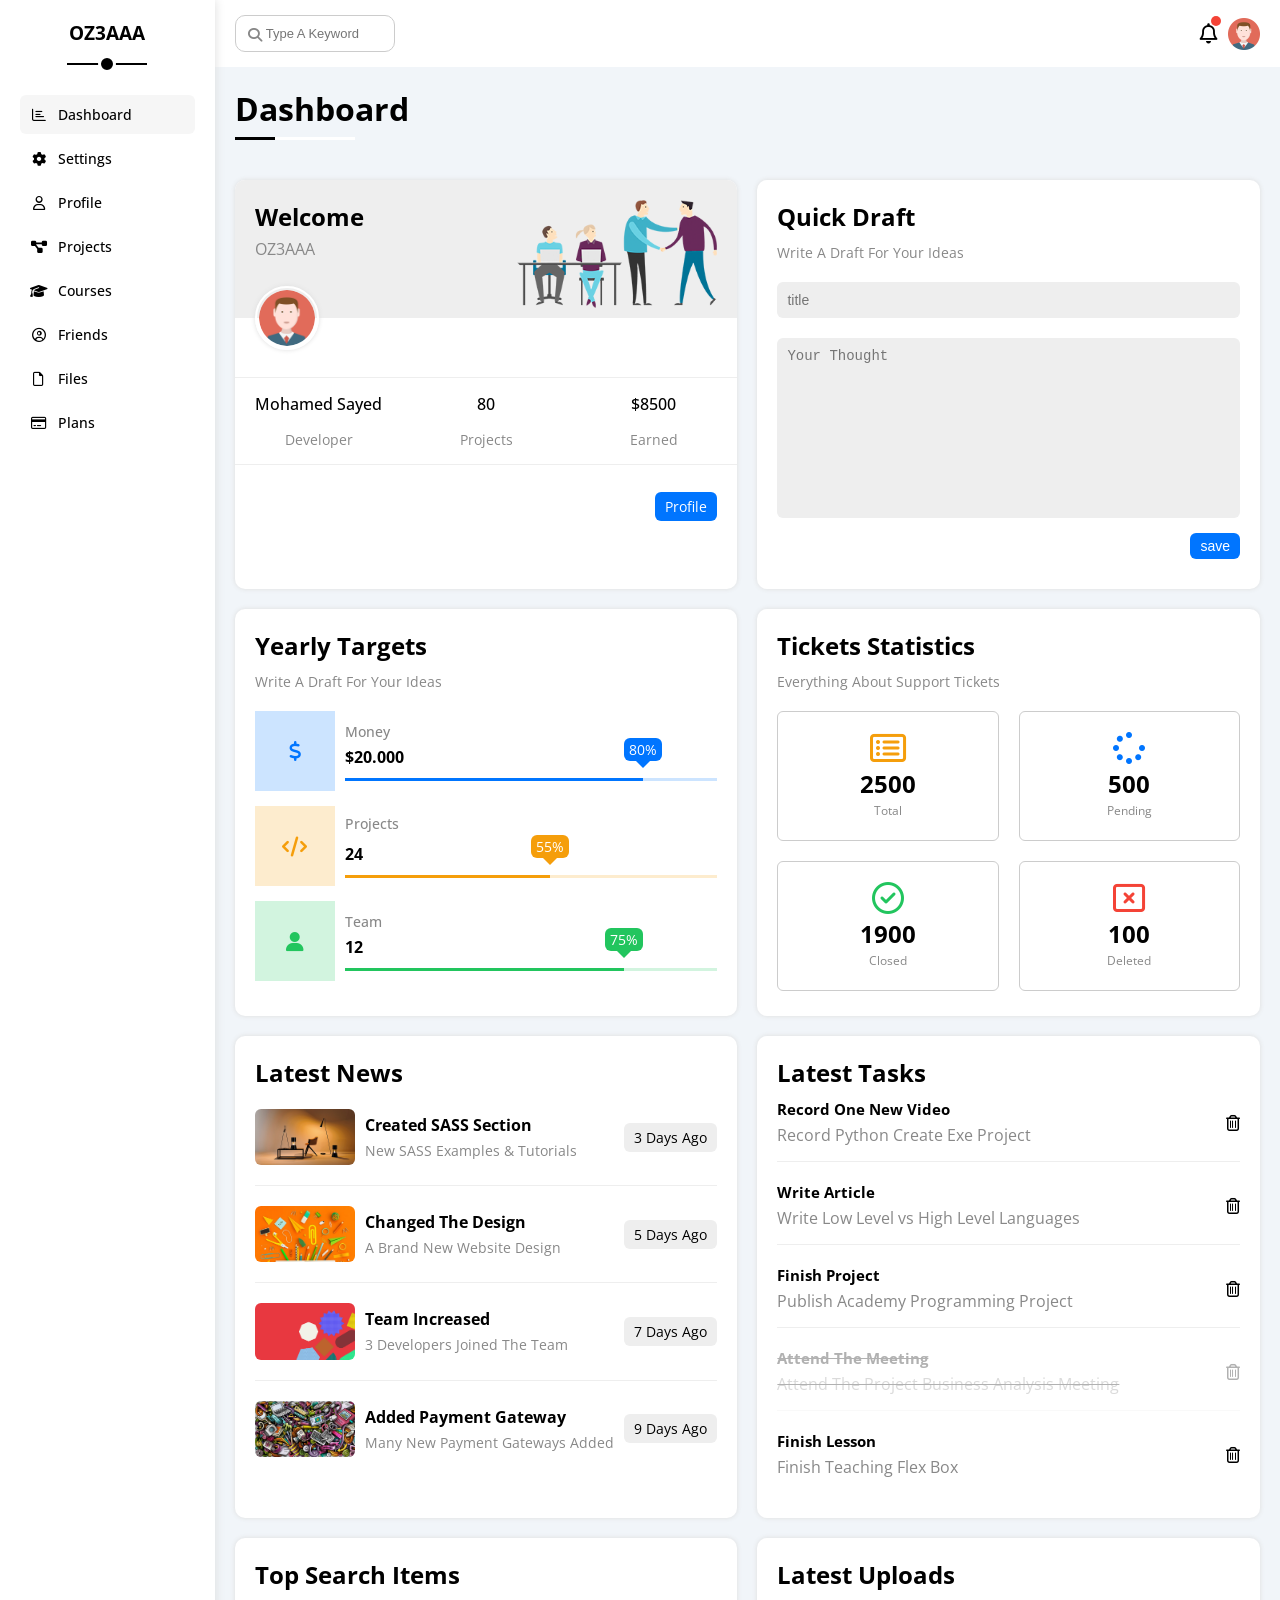
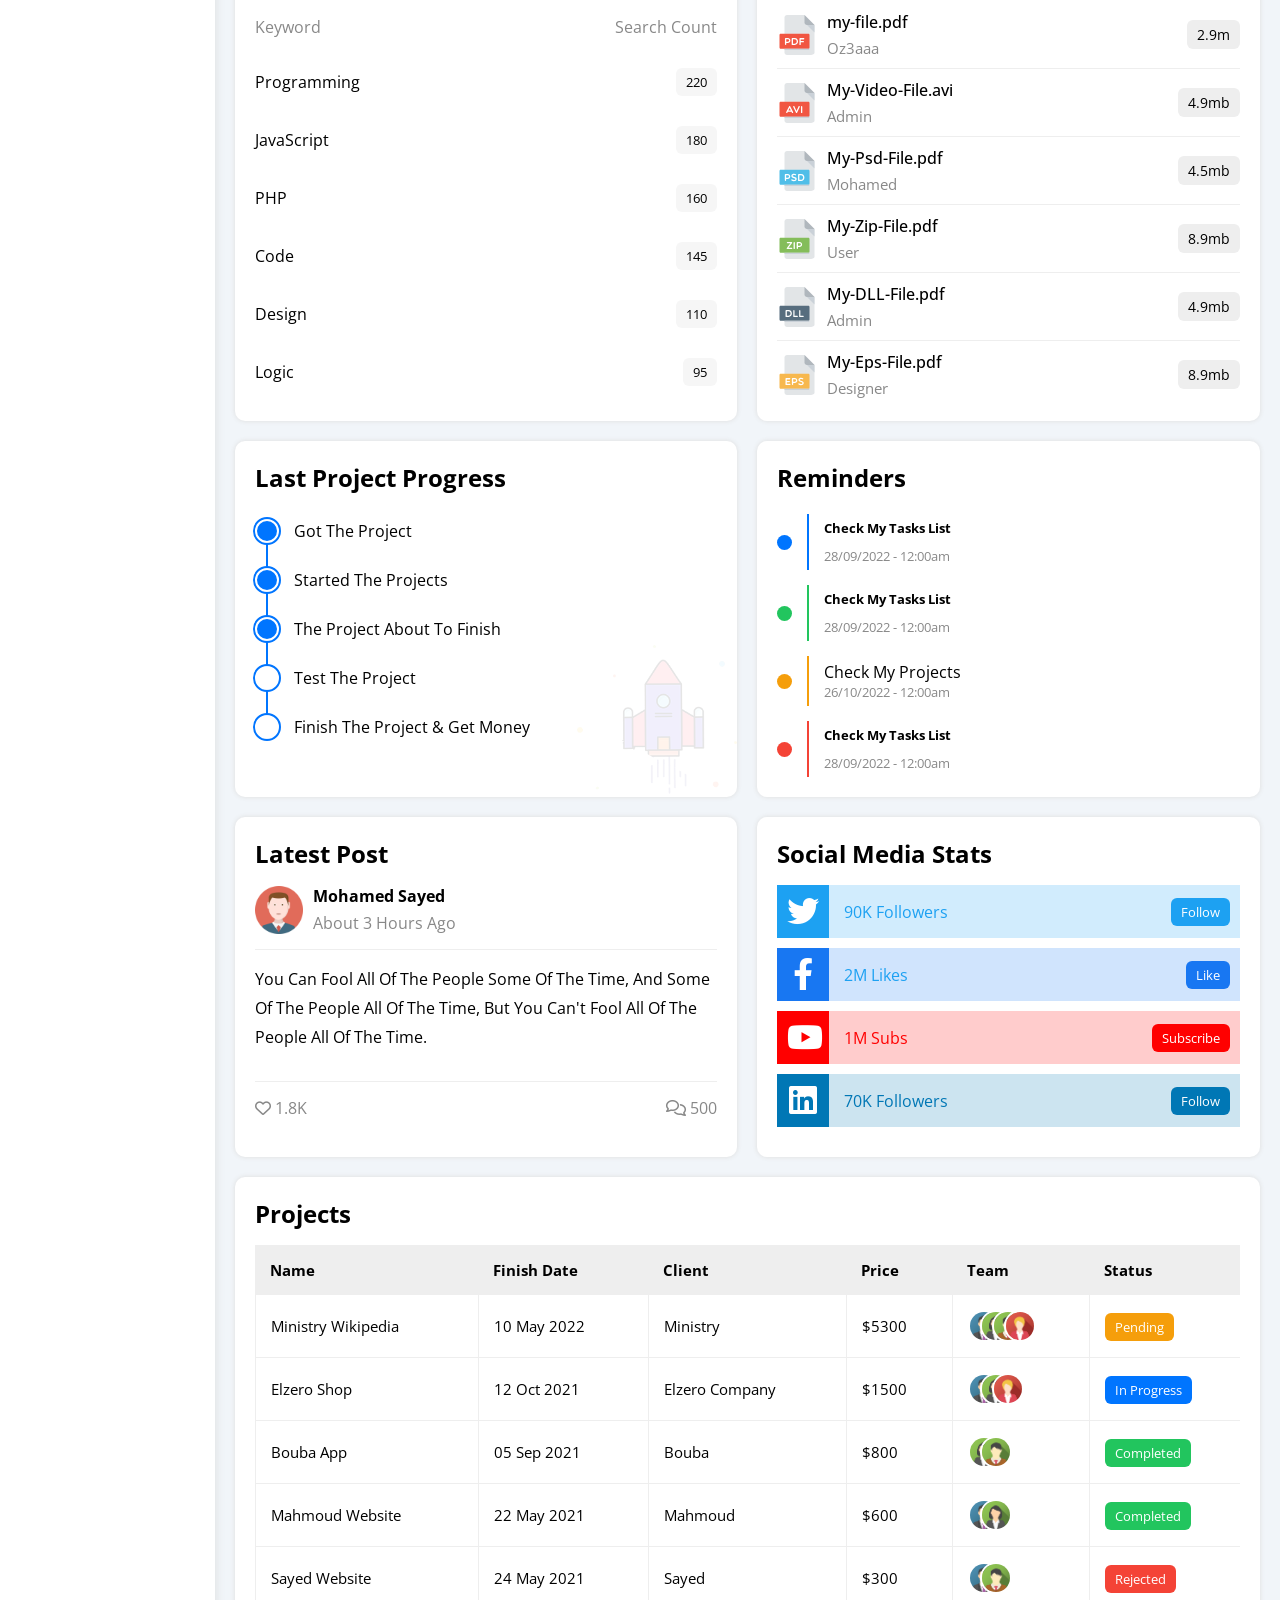
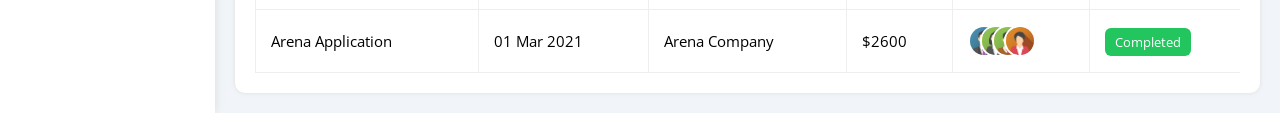
<file: index.html>
<!DOCTYPE html>
<html lang="en">
  <head>
    <meta charset="UTF-8">
    <meta http-equiv="X-UA-Compatible" content="IE=edge">
    <meta name="viewport" content="width=device-width, initial-scale=1.0">
    <meta name="description" content="The New Dashboard">
    <!-- FrameWork Css -->
    <link rel="stylesheet" href="css/frame.css">
    <!-- main Style Css -->
    <link rel="stylesheet" href="css/style.css">
    <!-- Awesome Css -->
    <link rel="stylesheet" href="css/all.min.css">
    <!-- Font Family -->
    <link rel="preconnect" href="https://fonts.googleapis.com" />
    <link rel="preconnect" href="https://fonts.gstatic.com" crossorigin />
    <link href="https://fonts.googleapis.com/css2?family=Open+Sans:wght@300;500&display=swap" rel="stylesheet" />
    <title>Dashboard</title>
  </head>
  <body>
    <div class="page d-flex">
      <div class="sidebar p-20 relative">
        <h3 class="relative txt-center">OZ3AAA</h3>
        <ul>
          <li>
            <a class="active m-5b rad-6" href="dashboard.html">
              <i class="fa-regular fa-chart-bar fa-fw"></i>
              <span>Dashboard</span>
            </a>
          </li>
          <li>
            <a class="m-5b rad-6" href="settings.html">
              <i class="fa-solid fa-gear fa-fw"></i>
              <span>Settings</span>
            </a>
          </li>
          <li>
            <a class="m-5b rad-6" href="profile.html">
              <i class="fa-regular fa-user fa-fw"></i>
              <span>Profile</span>
            </a>
          </li>
          <li>
            <a class="m-5b rad-6" href="projects.html">
              <i class="fa-solid fa-diagram-project fa-fw"></i>
              <span>Projects</span>
            </a>
          </li>
          <li>
            <a class="m-5b rad-6" href="courses.html">
              <i class="fa-solid fa-graduation-cap fa-fw"></i>
              <span>Courses</span>
            </a>
          </li>
          <li>
            <a class="m-5b rad-6" href="freinds.html">
              <i class="fa-regular fa-circle-user fa-fw"></i>
              <span>Friends</span>
            </a>
          </li>
          <li>
            <a class="m-5b rad-6" href="files.html">
              <i class="fa-regular fa-file fa-fw"></i>
              <span>Files</span>
            </a>
          </li>
          <li>
            <a class="m-5b rad-6" href="plans.html">
              <i class="fa-regular fa-credit-card fa-fw"></i>
              <span>Plans</span>
            </a>
          </li>
        </ul>
      </div>
      <div class="content .h-100 w-100">
        <!-- Start Header -->
        <div class="header p-15-20 relative d-flex space-between">
            <div class="search">
              <input class="p-10" type="search" name="search" placeholder="Type A Keyword">
            </div>
            <div class="image d-flex align-center gap">
              <i class="fa-regular fa-bell m-10-r"></i>
              <img src="imgs/avatar.png" alt="">
            </div>
        </div>
        <!-- End Header -->
        <div class="dashboard-sec p-5-20-20">
          <h1 class="relative">Dashboard</h1>
          <div class="container d-grid grid-gap m-20b">
            <!-- Start Welcome -->
            <div class="welcome">
              <!-- Start upper -->
              <div class="upper-area d-flex space-between p-20trl c-b-eee">
                <div class="text">
                  <h2 class="m-5b">Welcome</h2>
                  <p class="c-grey">OZ3AAA</p>
                </div>
                  <img src="imgs/welcome.png" alt="">
              </div>
              <!-- End upper -->
              <img src="imgs/avatar.png" alt="">
              <!-- Start mid -->
              <div class="mid-area relative">
                <div class="info p-15tb d-flex txt-center">
                  <div class="text">
                    <h3 class="m-15b">Mohamed Sayed</h3>
                    <p class="c-grey">Developer</p>
                  </div>
                  <div class="text">
                    <h3 class="m-15b">80</h3>
                    <p class="c-grey">Projects</p>
                  </div>
                  <div class="text">
                    <h3 class="m-15b">$8500</h3>
                    <p class="c-grey">Earned</p>
                  </div>
                </div>
                <!-- End mid -->
                <!-- Start footer -->
                <div class="footer p-20">
                  <a class="p-5-10 rad-6 c-b-blue" href="profile.html">Profile</a>
                </div>
                <!-- End footer -->
              </div>
            </div>
            <!-- End Welcome -->
            <!-- Start Draft -->
            <div class="draft p-20">
              <h2 class="m-10b">Quick Draft</h2>
              <p class="m-20b">Write A Draft For Your Ideas</p>
              <form action="">
                <input class="p-10 rad-6 w-100 c-b-eee" type="text" name="title" placeholder="title">
                <textarea class="p-10 rad-6 w-100 c-b-eee" name="thought" placeholder="Your Thought"></textarea>
              </form>
                <input class="p-5-10 rad-6 c-b-blue" type="submit" value="save">
            </div>
            <!-- End Draft -->
            <!-- Start Yearly -->
            <div class="yearly p-20">
              <h2 class="m-10b">Yearly Targets</h2>
              <p class="m-20b">Write A Draft For Your Ideas</p>
              <!-- Start Target -->
              <div class="target d-flex align-center gap-10 m-15b">
                <div class="icon d-flex align-center justify-center" style="background-color: rgba(0, 119, 255, 0.2);">
                  <i class="fa-solid fa-dollar-sign fa-lg c-blue"></i>
                </div>
                <div class="stats">
                  <h3 class="m-5b c-grey">Money</h3>
                  <p>$20.000</p>
                  <div style="background-color: rgba(0, 119, 255, 0.2);">
                    <span class="relative c-b-blue" style="width: 80%;"></span>
                  </div>
                </div>
              </div>
              <!-- End Target -->
              <!-- Start Target -->
              <div class="target d-flex align-center gap-10 m-15b">
                <div class="icon d-flex align-center justify-center" style="background-color: rgba(245, 159, 11, 0.2);">
                  <i class="fa-solid fa-code fa-lg c-orange"></i>
                </div>
                <div class="stats">
                  <h3 class="m-10b c-grey">Projects</h3>
                  <p>24</p>
                  <div style="background-color: rgba(245, 159, 11, 0.2);">
                    <span class="relative c-b-orange" style="width: 55%;"></span>
                  </div>
                </div>
              </div>
              <!-- End Target -->
              <!-- Start Target -->
              <div class="target d-flex align-center gap-10 m-15b">
                <div class="icon d-flex align-center justify-center" style="background-color: rgba(34, 197, 94, 0.2);">
                  <i class="fa-solid fa-user fa-lg c-green"></i>
                </div>
                <div class="stats">
                  <h3 class="m-5b c-grey">Team</h3>
                  <p>12</p>
                  <div style="background-color: rgba(34, 197, 94, 0.2);">
                    <span class="relative c-b-green" style="width: 75%;"></span>
                  </div>
                </div>
              </div>
              <!-- End Target -->
            </div>
            <!-- End Yearly -->
            <!-- Start Tickets -->
            <div class="tickets p-20">
              <h2 class="m-10b">Tickets Statistics</h2>
              <p class="m-20b">Everything About Support Tickets</p>
              <div class="tickets-staitcs d-flex flex-wrap grid-gap">
                <!-- Start Box -->
                <div class="box txt-center p-20 rad-6">
                  <i class="fa-regular fa-rectangle-list fa-2x c-orange"></i>
                  <h2>2500</h2>
                  <p class="c-grey">Total</p>
                </div>
                <!-- End Box -->
                <!-- Start Box -->
                <div class="box txt-center p-20 rad-6">
                  <i class="fa-solid fa-spinner fa-2x c-blue"></i>
                  <h2>500</h2>
                  <p class="c-grey">Pending</p>
                </div>
                <!-- End Box -->
                <!-- Start Box -->
                <div class="box txt-center p-20 rad-6">
                  <i class="fa-regular fa-circle-check fa-2x c-green"></i>
                  <h2>1900</h2>
                  <p class="c-grey">Closed</p>
                </div>
                <!-- End Box -->
                <!-- Start Box -->
                <div class="box txt-center p-20 rad-6">
                  <i class="fa-regular fa-rectangle-xmark fa-2x c-red"></i>
                  <h2>100</h2>
                  <p class="c-grey">Deleted</p>
                </div>
                <!-- End Box -->
              </div>
            </div>
            <!-- End Tickets -->
            <!-- Start News -->
            <div class="news p-20">
              <h2 class="m-10b">Latest News</h2>
              <!-- Start Box -->
              <div class="box d-flex align-center m-20b m-20t" >
                <img class="rad-6 m-10-r" src="imgs/news-01.png" alt="">
                <div class="text">
                  <h3 class="m-5b">Created SASS Section</h3>
                  <p class="c-grey">New SASS Examples & Tutorials</p>
                </div>
                <div class="days-ago c-b-eee p-5-10 rad-6">3 Days Ago</div>
              </div>
              <!-- End Box -->
              <!-- Start Box -->
              <div class="box d-flex align-center m-20b">
                <img class="rad-6 m-10-r" src="imgs/news-02.png" alt="">
                <div class="text">
                  <h3 class="m-5b">Changed The Design</h3>
                  <p class="c-grey">A Brand New Website Design</p>
                </div>
                <div class="days-ago c-b-eee p-5-10 rad-6">5 Days Ago</div>
              </div>
              <!-- End Box -->
              <!-- Start Box -->
              <div class="box d-flex align-center m-20b">
                <img class="rad-6 m-10-r" src="imgs/news-03.png" alt="">
                <div class="text">
                  <h3 class="m-5b">Team Increased</h3>
                  <p class="c-grey">3 Developers Joined The Team</p>
                </div>
                <div class="days-ago c-b-eee p-5-10 rad-6">7 Days Ago</div>
              </div>
              <!-- End Box -->
              <!-- Start Box -->
              <div class="box d-flex align-center m-20b">
                <img class="rad-6 m-10-r" src="imgs/news-04.png" alt="">
                <div class="text">
                  <h3 class="m-5b">Added Payment Gateway</h3>
                  <p class="c-grey">Many New Payment Gateways Added</p>
                </div>
                <div class="days-ago c-b-eee p-5-10 rad-6">9 Days Ago</div>
              </div>
              <!-- End Box -->
            </div>
            <!-- End News -->
            <!-- Start Tasks -->
            <div class="latest-tasks p-20">
              <h2 class="m-10b">Latest Tasks</h2>
              <!-- Start Task -->
              <div class="task d-flex space-between align-center m-20b">
                <div class="text">
                  <span class="d-block f-bold fs-15 m-5b">Record One New Video</span>
                  <p class="c-grey">Record Python Create Exe Project</p>
                </div>
                <i class="fa-regular fa-trash-can"></i>
              </div>
              <!-- End Task -->
              <!-- Start Task -->
              <div class="task d-flex space-between align-center m-20b">
                <div class="text">
                  <span class="d-block f-bold fs-15 m-5b">Write Article</span>
                  <p class="c-grey">Write Low Level vs High Level Languages</p>
                </div>
                <i class="fa-regular fa-trash-can"></i>
              </div>
              <!-- End Task -->
              <!-- Start Task -->
              <div class="task d-flex space-between align-center m-20b">
                <div class="text">
                  <span class="d-block f-bold fs-15 m-5b">Finish Project</span>
                  <p class="c-grey">Publish Academy Programming Project</p>
                </div>
                <i class="fa-regular fa-trash-can"></i>
              </div>
              <!-- End Task -->
              <!-- Start Task -->
              <div class="task d-flex space-between align-center m-20b hide">
                <div class="text">
                  <span class="d-block f-bold fs-15 m-5b">Attend The Meeting</span>
                  <p class="c-grey">Attend The Project Business Analysis Meeting</p>
                </div>
                <i class="fa-regular fa-trash-can"></i>
              </div>
              <!-- End Task -->
              <!-- Start Task -->
              <div class="task d-flex space-between align-center m-20b">
                <div class="text">
                  <span class="d-block f-bold fs-15 m-5b">Finish Lesson</span>
                  <p class="c-grey">Finish Teaching Flex Box</p>
                </div>
                <i class="fa-regular fa-trash-can"></i>
              </div>
              <!-- End Task -->
            </div>
            <!-- End Tasks -->
            <!-- Start Search -->
            <div class="search p-20">
              <h2 class="m-10b">Top Search Items</h2>
              <div class="key-word d-flex space-between align-center">
                <p class="c-grey">Keyword</p>
                <p class="c-grey">Search Count</p>
              </div>
              <div class="key-word d-flex space-between align-center">
                <p>Programming</p>
                <p class="c-b-most p-5-10 rad-6">220</p>
              </div>
              <div class="key-word d-flex space-between align-center">
                <p>JavaScript</p>
                <p class="c-b-most p-5-10 rad-6">180</p>
              </div>
              <div class="key-word d-flex space-between align-center">
                <p>PHP</p>
                <p class="c-b-most p-5-10 rad-6">160</p>
              </div>
              <div class="key-word d-flex space-between align-center">
                <p>Code</p>
                <p class="c-b-most p-5-10 rad-6">145</p>
              </div>
              <div class="key-word d-flex space-between align-center">
                <p>Design</p>
                <p class="c-b-most p-5-10 rad-6">110</p>
              </div>
              <div class="key-word d-flex space-between align-center">
                <p>Logic</p>
                <p class="c-b-most p-5-10 rad-6">95</p>
              </div>
            </div>
            <!-- End Search -->
            <!-- Start Uploads -->
            <div class="uploads p-20">
              <h2 class="m-10b">Latest Uploads</h2>
              <!-- Start Box -->
              <div class="box d-flex align-center m-10b m-20t" >
                <img class="rad-6 m-10-r" src="imgs/pdf.svg" alt="">
                <div class="text">
                  <h3 class="m-5b">my-file.pdf</h3>
                  <p class="c-grey">Oz3aaa</p>
                </div>
                <div class="size c-b-eee p-5-10 rad-6">2.9m</div>
              </div>
              <!-- End Box -->
              <!-- Start Box -->
              <div class="box d-flex align-center m-10b">
                <img class="rad-6 m-10-r" src="imgs/avi.svg" alt="">
                <div class="text">
                  <h3 class="m-5b">My-Video-File.avi</h3>
                  <p class="c-grey">Admin</p>
                </div>
                <div class="size c-b-eee p-5-10 rad-6">4.9mb</div>
              </div>
              <!-- End Box -->
              <!-- Start Box -->
              <div class="box d-flex align-center m-10b">
                <img class="rad-6 m-10-r" src="imgs/psd.svg" alt="">
                <div class="text">
                  <h3 class="m-5b">My-Psd-File.pdf</h3>
                  <p class="c-grey">Mohamed</p>
                </div>
                <div class="size c-b-eee p-5-10 rad-6">4.5mb</div>
              </div>
              <!-- End Box -->
              <!-- Start Box -->
              <div class="box d-flex align-center m-10b">
                <img class="rad-6 m-10-r" src="imgs/zip.svg" alt="">
                <div class="text">
                  <h3 class="m-5b">My-Zip-File.pdf</h3>
                  <p class="c-grey">User</p>
                </div>
                <div class="size c-b-eee p-5-10 rad-6">8.9mb</div>
              </div>
              <!-- End Box -->
              <!-- Start Box -->
              <div class="box d-flex align-center m-10b">
                <img class="rad-6 m-10-r" src="imgs/dll.svg" alt="">
                <div class="text">
                  <h3 class="m-5b">My-DLL-File.pdf</h3>
                  <p class="c-grey">Admin</p>
                </div>
                <div class="size c-b-eee p-5-10 rad-6">4.9mb</div>
              </div>
              <!-- End Box -->
              <!-- Start Box -->
              <div class="box d-flex align-center">
                <img class="rad-6 m-10-r" src="imgs/eps.svg" alt="">
                <div class="text">
                  <h3 class="m-5b">My-Eps-File.pdf</h3>
                  <p class="c-grey">Designer</p>
                </div>
                <div class="size c-b-eee p-5-10 rad-6">8.9mb</div>
              </div>
              <!-- End Box -->
            </div>
            <!-- End Uploads -->
            <!-- Start Projects -->
            <div class="projects relative p-20">
              <h2 class="m-10b">Last Project Progress</h2>
              <div class="list relative">
                  <!-- Start Box -->
                <div class="box d-flex gap-15 align-center">
                  <span class="c-b-blue"></span>
                  <p>Got The Project</p>
                </div>
                <!-- End Box -->
                <!-- Start Box -->
                <div class="box d-flex gap-15 align-center">
                  <span class="c-b-blue"></span>
                  <p>Started The Projects</p>
                </div>
                <!-- End Box -->
                <!-- Start Box -->
                <div class="box d-flex gap-15 align-center">
                  <span class="c-b-blue"></span>
                  <p>The Project About To Finish</p>
                </div>
                <!-- End Box -->
                <!-- Start Box -->
                <div class="box d-flex gap-15 align-center">
                  <span class="progress"></span>
                  <p>Test The Project</p>
                </div>
                <!-- End Box -->
                <!-- Start Box -->
                <div class="box d-flex gap-15 align-center m-10b">
                  <span></span>
                  <p>Finish The Project & Get Money</p>
                </div>
                <!-- End Box -->
              </div>
              <img src="imgs/project.png" alt="">
            </div>
            <!-- End Projects -->
            <!-- Start Reminders -->
            <div class="reminders p-20">
              <h2 class="m-20b">Reminders</h2>
              <!-- Start Box -->
              <div class="box d-flex align-center m-15b">
                <span class="c-b-blue"></span>
                <div class="text p-blue p-5-15">
                  <p class="f-bold fs-14 m-10b">Check My Tasks List</p>
                  <p class="c-grey">28/09/2022 - 12:00am</p>
                </div>
              </div>
              <!-- End Box -->
              <!-- Start Box -->
              <div class="box d-flex align-center m-15b">
                <span class="c-b-green"></span>
                <div class="text green p-5-15">
                  <p class="f-bold fs-14 m-10b">Check My Tasks List</p>
                  <p class="c-grey">28/09/2022 - 12:00am</p>
                </div>
              </div>
              <!-- End Box -->
              <!-- Start Box -->
              <div class="box d-flex align-center m-15b">
                <span class="c-b-orange"></span>
                <div class="text orange p-5-15">
                  <span>Check My Projects</span>
                  <p class="c-grey">26/10/2022 - 12:00am</p>
                </div>
              </div>
              <!-- End Box -->
              <!-- Start Box -->
              <div class="box d-flex align-center">
                <span class="c-b-red"></span>
                <div class="text red p-5-15">
                  <p class="f-bold fs-14 m-10b">Check My Tasks List</p>
                  <p class="c-grey">28/09/2022 - 12:00am</p>
                </div>
              </div>
              <!-- End Box -->
            </div>
            <!-- End Reminders -->
            <!-- Start Post -->
            <div class="post p-20">
              <h2>Latest Post</h2>
              <div class="box-info d-flex align-center gap-10 p-15tb">
                <img src="imgs/avatar.png" alt="" width="48px">
                <div class="text">
                  <span class="d-block f-bold m-5b">Mohamed Sayed</span>
                  <p class="c-grey">About 3 Hours Ago</p>
                </div>
              </div>
              <div class="box-info quote p-15tb">
                <p class="m-15b">
                  You Can Fool All Of The People Some Of The Time, And Some Of 
                  The People All Of The Time, But You Can't Fool All Of The People 
                  All Of The Time.
                </p>
              </div>
              <div class="react p-15tb d-flex align-center space-between">
                <div class="love">
                  <i class="fa-regular fa-heart c-grey"></i>
                  <span class="c-grey">1.8K</span>
                </div>
                <div class="comment">
                  <i class="fa-regular fa-comments c-grey"></i>
                  <span class="c-grey">500</span>
                </div>
              </div>
            </div>
            <!-- End Post -->
            <!-- Start Social -->
            <div class="social p-20">
              <h2 class="m-15b">Social Media Stats</h2>
              <!-- Start Twitter -->
              <div class="twitter box d-flex align-center space-between p-10r m-10b">
                <div class="info-stat d-flex align-center gap-15">
                  <div class="icon txt-center p-10">
                    <i class="fa-brands fa-twitter fa-2x c-white"></i>
                  </div>
                  <span>90K Followers</span>
                </div>
                <a href="#" class="p-5-10 rad-6 c-white">Follow</a>
              </div>
              <!-- End Twitter -->
              <!-- Start Facebook -->
              <div class="facebook box d-flex align-center space-between p-10r m-10b">
                <div class="info-stat d-flex align-center gap-15">
                  <div class="icon txt-center p-10">
                    <i class="fa-brands fa-facebook-f fa-2x c-white"></i>
                  </div>
                  <span>2M Likes</span>
                </div>
                <a href="#" class="p-5-10 rad-6 c-white">Like</a>
              </div>
              <!-- End Facebook -->
              <!-- Start Twitter -->
              <div class="youtube box d-flex align-center space-between p-10r m-10b">
                <div class="info-stat d-flex align-center gap-15">
                  <div class="icon txt-center p-10">
                    <i class="fa-brands fa-youtube fa-2x c-white"></i>
                  </div>
                  <span>1M Subs</span>
                </div>
                <a href="#" class="p-5-10 rad-6 c-white">Subscribe</a>
              </div>
              <!-- End Twitter -->
              <!-- Start Twitter -->
              <div class="linked-in box d-flex align-center space-between p-10r m-10b">
                <div class="info-stat d-flex align-center gap-15">
                  <div class="icon txt-center p-10">
                    <i class="fa-brands fa-linkedin fa-2x c-white"></i>
                  </div>
                  <span>70K Followers</span>
                </div>
                <a href="#" class="p-5-10 rad-6 c-white">Follow</a>
              </div>
              <!-- End Twitter -->
            </div>
            <!-- End Social -->
          </div>
          <!--  Start Table -->
          <div class="table-projects p-20 m-15t c-b-white">
            <h2 class="m-15b">Projects</h2>
            <div class="responsive">
              <table class="w-100">
                <thead class="c-b-eee">
                  <tr>
                    <th class="p-15">Name</th>
                    <th class="p-15">Finish Date</th>
                    <th class="p-15">Client</th>
                    <th class="p-15">Price</th>
                    <th class="p-15">Team</th>
                    <th class="p-15">Status</th>
                  </tr>
                </thead>
                <tbody>
                  <tr>
                    <td class="p-15">Ministry Wikipedia</td>
                    <td class="p-15">10 May 2022</td>
                    <td class="p-15">Ministry</td>
                    <td class="p-15">$5300</td>
                    <td class="p-15 d-flex align-center">
                      <img src="imgs/team-01.png" class="one" width="32px" alt="">
                      <img src="imgs/team-02.png" class="two" width="32px" alt="">
                      <img src="imgs/team-03.png" class="three" width="32px" alt="">
                      <img src="imgs/team-05.png" class="four" width="32px" alt="">
                    </td>
                    <td class="p-15">
                      <span class="p-5-10 rad-6 c-b-orange c-white">Pending</span>
                    </td>
                  </tr>
                  <tr>
                    <td class="p-15">Elzero Shop</td>
                    <td class="p-15">12 Oct 2021</td>
                    <td class="p-15">Elzero Company</td>
                    <td class="p-15">$1500</td>
                    <td class="p-15 d-flex align-center">
                      <img src="imgs/team-01.png" class="one" width="32px" alt="">
                      <img src="imgs/team-02.png" class="two" width="32px" alt="">
                      <img src="imgs/team-05.png" class="three" width="32px" alt>
                    </td>
                    <td class="p-15">
                      <span class="p-5-10 rad-6 c-b-blue c-white">In Progress</span>
                    </td>
                  </tr>
                  <tr>
                    <td class="p-15">Bouba App</td>
                    <td class="p-15">05 Sep 2021</td>
                    <td class="p-15">Bouba</td>
                    <td class="p-15">$800</td>
                    <td class="p-15 d-flex align-center">
                      <img src="imgs/team-02.png" class="one" width="32px" alt="">
                      <img src="imgs/team-03.png" class="two" width="32px" alt="">
                    </td>
                    <td class="p-15">
                      <span class="p-5-10 rad-6 c-b-green c-white">Completed</span>
                    </td>
                  </tr>
                  <tr>
                    <td class="p-15">Mahmoud Website</td>
                    <td class="p-15">22 May 2021</td>
                    <td class="p-15">Mahmoud</td>
                    <td class="p-15">$600</td>
                    <td class="p-15 d-flex align-center">
                      <img src="imgs/team-01.png" class="one" width="32px" alt="">
                      <img src="imgs/team-02.png" class="two" width="32px" alt="">
                    </td>
                    <td class="p-15">
                      <span class="p-5-10 rad-6 c-b-green c-white">Completed</span>
                    </td>
                  </tr>
                    <td class="p-15">Sayed Website</td>
                    <td class="p-15">24 May 2021</td>
                    <td class="p-15">Sayed</td>
                    <td class="p-15">$300</td>
                    <td class="p-15 d-flex align-center">
                      <img src="imgs/team-01.png" class="one" width="32px" alt="">
                      <img src="imgs/team-03.png" class="two" width="32px" alt="">
                    </td>
                    <td class="p-15">
                      <span class="p-5-10 rad-6 c-b-red c-white">Rejected</span>
                    </td>
                  </tr>
                  <tr>
                    <td class="p-15">Arena Application</td>
                    <td class="p-15">01 Mar 2021</td>
                    <td class="p-15">Arena Company</td>
                    <td class="p-15">$2600</td>
                    <td class="p-15 d-flex align-center">
                      <img src="imgs/team-01.png" class="one" width="32px" alt="">
                      <img src="imgs/team-02.png" class="two" width="32px" alt="">
                      <img src="imgs/team-03.png" class="three" width="32px" alt="">
                      <img src="imgs/team-04.png" class="four" width="32px" alt="">
                    </td>
                    <td class="p-15">
                      <span class="p-5-10 rad-6 c-b-green c-white">Completed</span>
                    </td>
                  </tr>
                </tbody>
              </table>
            </div>
            <!--  End Table -->
            </div>
        </div>
      </div>
    </div>
  </body>
</html>
</file>
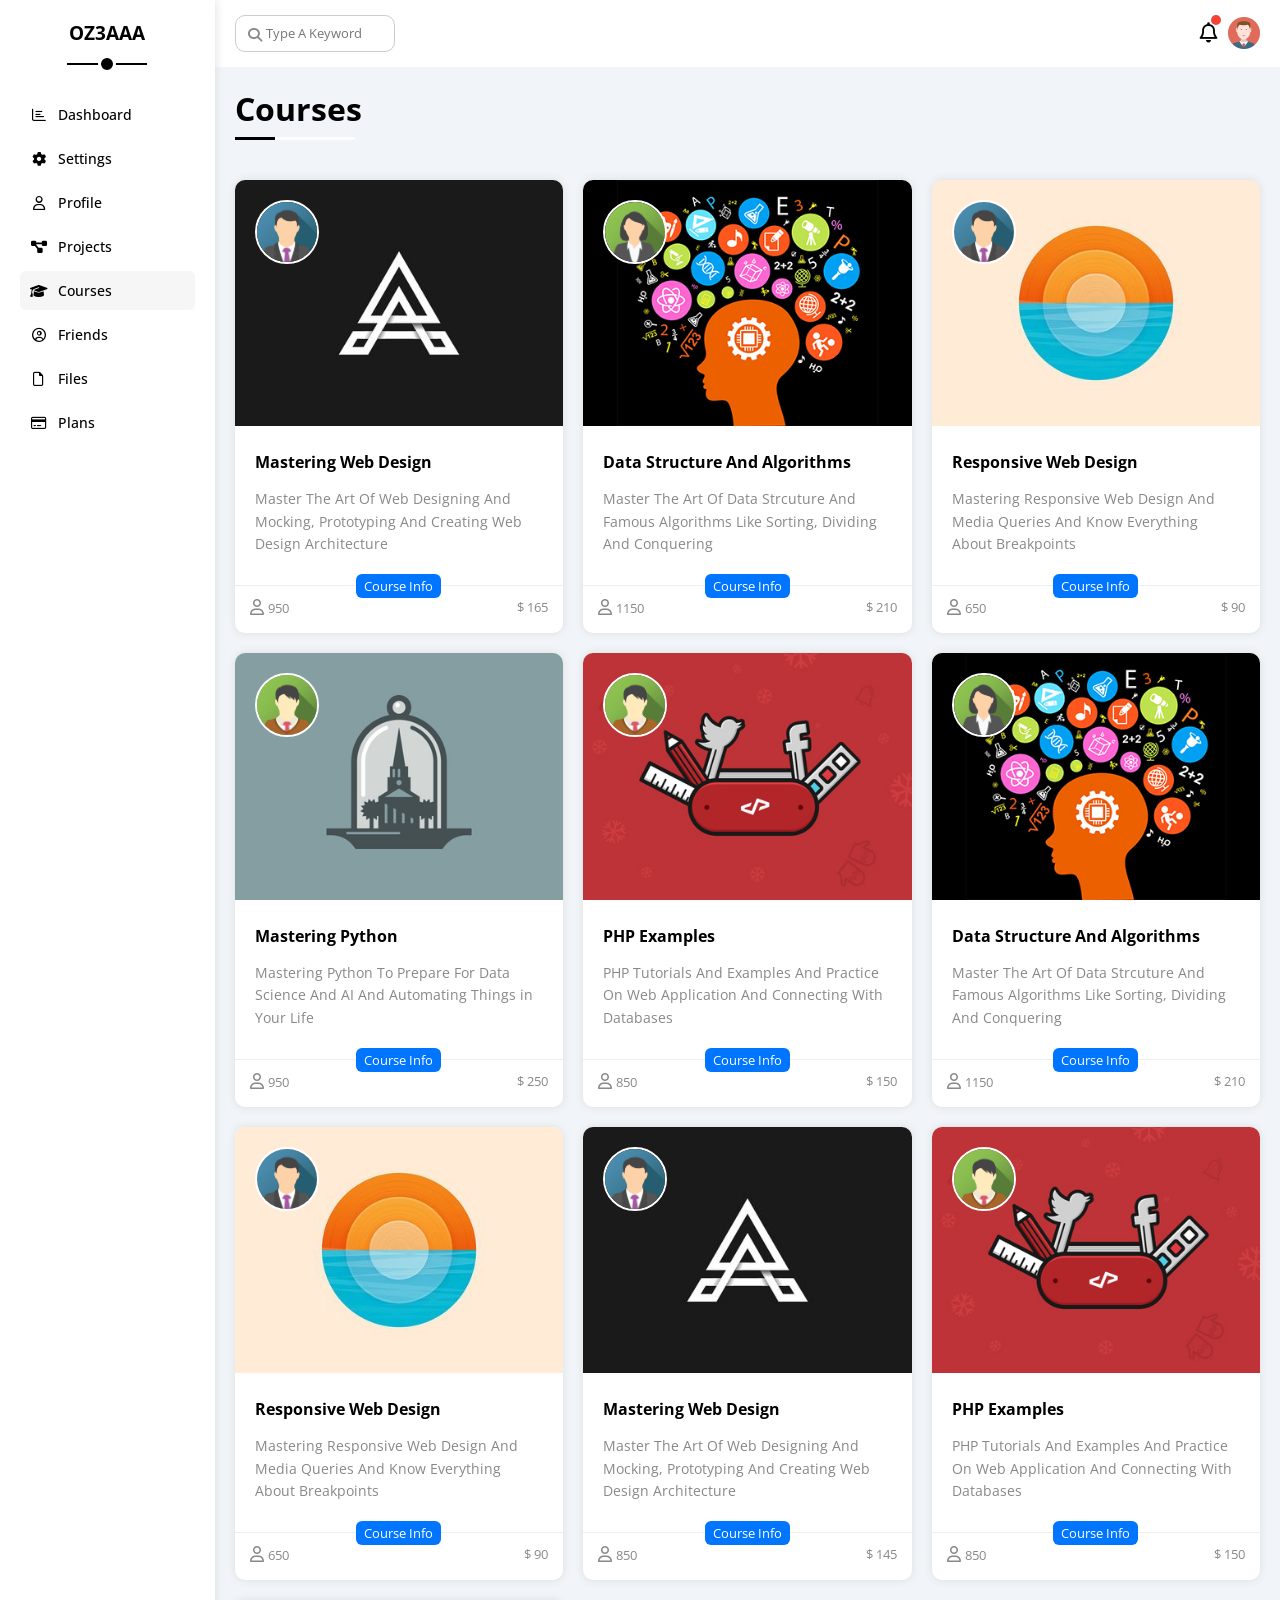
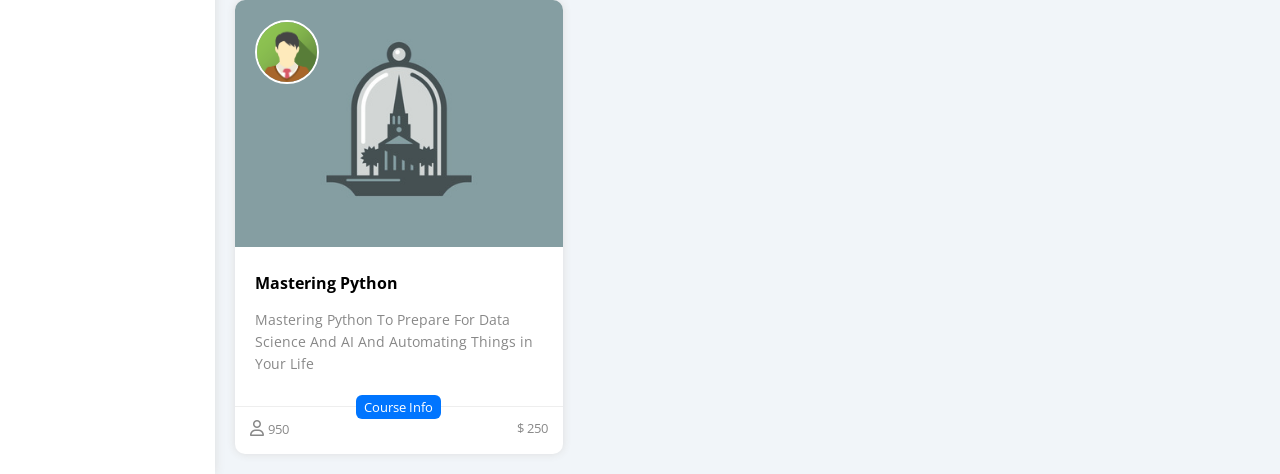
<file: courses.html>
<!DOCTYPE html>
<html lang="en">
  <head>
    <meta charset="UTF-8">
    <meta http-equiv="X-UA-Compatible" content="IE=edge">
    <meta name="viewport" content="width=device-width, initial-scale=1.0">
    <meta name="description" content="The New Dashboard">
    <!-- main Style Css -->
    <link rel="stylesheet" href="css/style.css">
    <!-- Awesome Css -->
    <link rel="stylesheet" href="css/all.min.css">
    <!-- FrameWork Css -->
    <link rel="stylesheet" href="css/frame.css">
    <!-- Normalize Css -->
    <link rel="stylesheet" href="css/normalize.css">
    <!-- Font Family -->
    <link rel="preconnect" href="https://fonts.googleapis.com" />
    <link rel="preconnect" href="https://fonts.gstatic.com" crossorigin />
    <link href="https://fonts.googleapis.com/css2?family=Open+Sans:wght@300;500&display=swap" rel="stylesheet" />
    <title>Courses</title>
  </head>
  <body>
    <div class="page d-flex">
      <!-- Start Sidebar -->
      <div class="sidebar p-20">
        <h3 class="relative txt-center">OZ3AAA</h3>
        <ul>
          <li>
            <a class="m-5b rad-6" href="dashboard.html">
              <i class="fa-regular fa-chart-bar fa-fw"></i>
              <span>Dashboard</span>
            </a>
          </li>
          <li>
            <a class="m-5b rad-6" href="settings.html">
              <i class="fa-solid fa-gear fa-fw"></i>
              <span>Settings</span>
            </a>
          </li>
          <li>
            <a class="m-5b rad-6" href="profile.html">
              <i class="fa-regular fa-user fa-fw"></i>
              <span>Profile</span>
            </a>
          </li>
          <li>
            <a class="m-5b rad-6" href="projects.html">
              <i class="fa-solid fa-diagram-project fa-fw"></i>
              <span>Projects</span>
            </a>
          </li>
          <li>
            <a class="active m-5b rad-6" href="courses.html">
              <i class="fa-solid fa-graduation-cap fa-fw"></i>
              <span>Courses</span>
            </a>
          </li>
          <li>
            <a class="m-5b rad-6" href="freinds.html">
              <i class="fa-regular fa-circle-user fa-fw"></i>
              <span>Friends</span>
            </a>
          </li>
          <li>
            <a class="m-5b rad-6" href="files.html">
              <i class="fa-regular fa-file fa-fw"></i>
              <span>Files</span>
            </a>
          </li>
          <li>
            <a class="m-5b rad-6" href="plans.html">
              <i class="fa-regular fa-credit-card fa-fw"></i>
              <span>Plans</span>
            </a>
          </li>
        </ul>
      </div>
      <!-- End Sidebar -->
      <!-- Start Courses-Page -->
      <div class="content w-100">
        <!-- Start Header -->
        <div class="header p-15-20 relative d-flex space-between">
          <div class="search">
            <input class="p-10" type="search" name="search" placeholder="Type A Keyword">
          </div>
          <div class="image d-flex align-center gap">
            <i class="fa-regular fa-bell m-10-r"></i>
            <img src="imgs/avatar.png" alt="">
          </div>
        </div>
        <!-- End Header -->
        <div class="courses-content p-5-20-20">
          <h1 class="relative">Courses</h1>
          <!-- Start Wrapper -->
          <div class="wrapper d-grid-300">
            <div class="box relative rad-10 p-15b">
              <img src="imgs/team-01.png" alt="">
              <div class="image w-100">
                <img class="w-100" src="imgs/course-01.jpg" alt="">
              </div>
              <div class="text p-20 bdr-b-eee">
                <h4>Mastering Web Design</h4>
                <p class="fs-14 c-grey m-15t m-10b">
                  Master The Art Of Web Designing And Mocking, 
                  Prototyping And Creating Web Design Architecture
                </p>
              </div>
              <div class="info txt-center">
                <a href="#" class="fs-13 c-white c-b-blue rad-6">Course Info</a>
              </div>
              <div class="price flex-between">
                <div class="m-15-l">
                  <i class="fa-regular fa-user c-grey"></i>
                  <span class="fs-13 c-grey">950</span>
                </div>
                <span class="fs-13 c-grey m-15-r">$ 165</span>
              </div>
            </div>
            <div class="box relative rad-10 p-15b">
              <img src="imgs/team-02.png" alt="">
              <div class="image w-100">
                <img class="w-100" src="imgs/course-02.jpg" alt="">
              </div>
              <div class="text p-20 bdr-b-eee">
                <h4>Data Structure And Algorithms</h4>
                <p class="fs-14 c-grey m-15t m-10b">
                  Master The Art Of Data Strcuture And Famous 
                  Algorithms Like Sorting, Dividing And Conquering
                </p>
              </div>
              <div class="info txt-center">
                <a href="#" class="fs-13 c-white c-b-blue rad-6">Course Info</a>
              </div>
              <div class="price flex-between">
                <div class="m-15-l">
                  <i class="fa-regular fa-user c-grey"></i>
                  <span class="fs-13 c-grey">1150</span>
                </div>
                <span class="fs-13 c-grey m-15-r">$ 210</span>
              </div>
            </div>
            <div class="box relative rad-10 p-15b">
              <img src="imgs/team-01.png" alt="">
              <div class="image w-100">
                <img class="w-100" src="imgs/course-03.jpg" alt="">
              </div>
              <div class="text p-20 bdr-b-eee">
                <h4>Responsive Web Design</h4>
                <p class="fs-14 c-grey m-15t m-10b">
                  Mastering Responsive Web Design And Media 
                  Queries And Know Everything About Breakpoints
                </p>
              </div>
              <div class="info txt-center">
                <a href="#" class="fs-13 c-white c-b-blue rad-6">Course Info</a>
              </div>
              <div class="price flex-between">
                <div class="m-15-l">
                  <i class="fa-regular fa-user c-grey"></i>
                  <span class="fs-13 c-grey">650</span>
                </div>
                <span class="fs-13 c-grey m-15-r">$ 90</span>
              </div>
            </div>
            <div class="box relative rad-10 p-15b">
              <img src="imgs/team-03.png" alt="">
              <div class="image w-100">
                <img class="w-100" src="imgs/course-04.jpg" alt="">
              </div>
              <div class="text p-20 bdr-b-eee">
                <h4>Mastering Python</h4>
                <p class="fs-14 c-grey m-15t m-10b">
                  Mastering Python To Prepare For Data Science 
                  And AI And Automating Things in Your Life
                </p>
              </div>
              <div class="info txt-center">
                <a href="#" class="fs-13 c-white c-b-blue rad-6">Course Info</a>
              </div>
              <div class="price flex-between">
                <div class="m-15-l">
                  <i class="fa-regular fa-user c-grey"></i>
                  <span class="fs-13 c-grey">950</span>
                </div>
                <span class="fs-13 c-grey m-15-r">$ 250</span>
              </div>
            </div>
            <div class="box relative rad-10 p-15b">
              <img src="imgs/team-03.png" alt="">
              <div class="image w-100">
                <img class="w-100" src="imgs/course-05.jpg" alt="">
              </div>
              <div class="text p-20 bdr-b-eee">
                <h4>PHP Examples</h4>
                <p class="fs-14 c-grey m-15t m-10b">
                  PHP Tutorials And Examples 
                  And Practice On Web Application And Connecting With Databases
                </p>
              </div>
              <div class="info txt-center">
                <a href="#" class="fs-13 c-white c-b-blue rad-6">Course Info</a>
              </div>
              <div class="price flex-between">
                <div class="m-15-l">
                  <i class="fa-regular fa-user c-grey"></i>
                  <span class="fs-13 c-grey">850</span>
                </div>
                <span class="fs-13 c-grey m-15-r">$ 150</span>
              </div>
            </div>
            <div class="box relative rad-10 p-15b">
              <img src="imgs/team-02.png" alt="">
              <div class="image w-100">
                <img class="w-100" src="imgs/course-02.jpg" alt="">
              </div>
              <div class="text p-20 bdr-b-eee">
                <h4>Data Structure And Algorithms</h4>
                <p class="fs-14 c-grey m-15t m-10b">
                  Master The Art Of Data Strcuture And Famous 
                  Algorithms Like Sorting, Dividing And Conquering
                </p>
              </div>
              <div class="info txt-center">
                <a href="#" class="fs-13 c-white c-b-blue rad-6">Course Info</a>
              </div>
              <div class="price flex-between">
                <div class="m-15-l">
                  <i class="fa-regular fa-user c-grey"></i>
                  <span class="fs-13 c-grey">1150</span>
                </div>
                <span class="fs-13 c-grey m-15-r">$ 210</span>
              </div>
            </div>
            <div class="box relative rad-10 p-15b">
              <img src="imgs/team-01.png" alt="">
              <div class="image w-100">
                <img class="w-100" src="imgs/course-03.jpg" alt="">
              </div>
              <div class="text p-20 bdr-b-eee">
                <h4>Responsive Web Design</h4>
                <p class="fs-14 c-grey m-15t m-10b">
                  Mastering Responsive Web Design And Media 
                  Queries And Know Everything About Breakpoints
                </p>
              </div>
              <div class="info txt-center">
                <a href="#" class="fs-13 c-white c-b-blue rad-6">Course Info</a>
              </div>
              <div class="price flex-between">
                <div class="m-15-l">
                  <i class="fa-regular fa-user c-grey"></i>
                  <span class="fs-13 c-grey">650</span>
                </div>
                <span class="fs-13 c-grey m-15-r">$ 90</span>
              </div>
            </div>
            <div class="box relative rad-10 p-15b">
              <img src="imgs/team-01.png" alt="">
              <div class="image w-100">
                <img class="w-100" src="imgs/course-01.jpg" alt="">
              </div>
              <div class="text p-20 bdr-b-eee">
                <h4>Mastering Web Design</h4>
                <p class="fs-14 c-grey m-15t m-10b">
                  Master The Art Of Web Designing And Mocking, 
                  Prototyping And Creating Web Design Architecture
                </p>
              </div>
              <div class="info txt-center">
                <a href="#" class="fs-13 c-white c-b-blue rad-6">Course Info</a>
              </div>
              <div class="price flex-between">
                <div class="m-15-l">
                  <i class="fa-regular fa-user c-grey"></i>
                  <span class="fs-13 c-grey">850</span>
                </div>
                <span class="fs-13 c-grey m-15-r">$ 145</span>
              </div>
            </div>
            <div class="box relative rad-10 p-15b">
              <img src="imgs/team-03.png" alt="">
              <div class="image w-100">
                <img class="w-100" src="imgs/course-05.jpg" alt="">
              </div>
              <div class="text p-20 bdr-b-eee">
                <h4>PHP Examples</h4>
                <p class="fs-14 c-grey m-15t m-10b">
                  PHP Tutorials And Examples 
                  And Practice On Web Application And Connecting With Databases
                </p>
              </div>
              <div class="info txt-center">
                <a href="#" class="fs-13 c-white c-b-blue rad-6">Course Info</a>
              </div>
              <div class="price flex-between">
                <div class="m-15-l">
                  <i class="fa-regular fa-user c-grey"></i>
                  <span class="fs-13 c-grey">850</span>
                </div>
                <span class="fs-13 c-grey m-15-r">$ 150</span>
              </div>
            </div>
            <div class="box relative rad-10 p-15b">
              <img src="imgs/team-03.png" alt="">
              <div class="image w-100">
                <img class="w-100" src="imgs/course-04.jpg" alt="">
              </div>
              <div class="text p-20 bdr-b-eee">
                <h4>Mastering Python</h4>
                <p class="fs-14 c-grey m-15t m-10b">
                  Mastering Python To Prepare For Data Science 
                  And AI And Automating Things in Your Life
                </p>
              </div>
              <div class="info txt-center">
                <a href="#" class="fs-13 c-white c-b-blue rad-6">Course Info</a>
              </div>
              <div class="price flex-between">
                <div class="m-15-l">
                  <i class="fa-regular fa-user c-grey"></i>
                  <span class="fs-13 c-grey">950</span>
                </div>
                <span class="fs-13 c-grey m-15-r">$ 250</span>
              </div>
            </div>
          </div>
          <!-- End Wrapper -->
        </div>
      </div>
      <!-- End Courses-Page -->
    </div>
  </body>
</html>
</file>
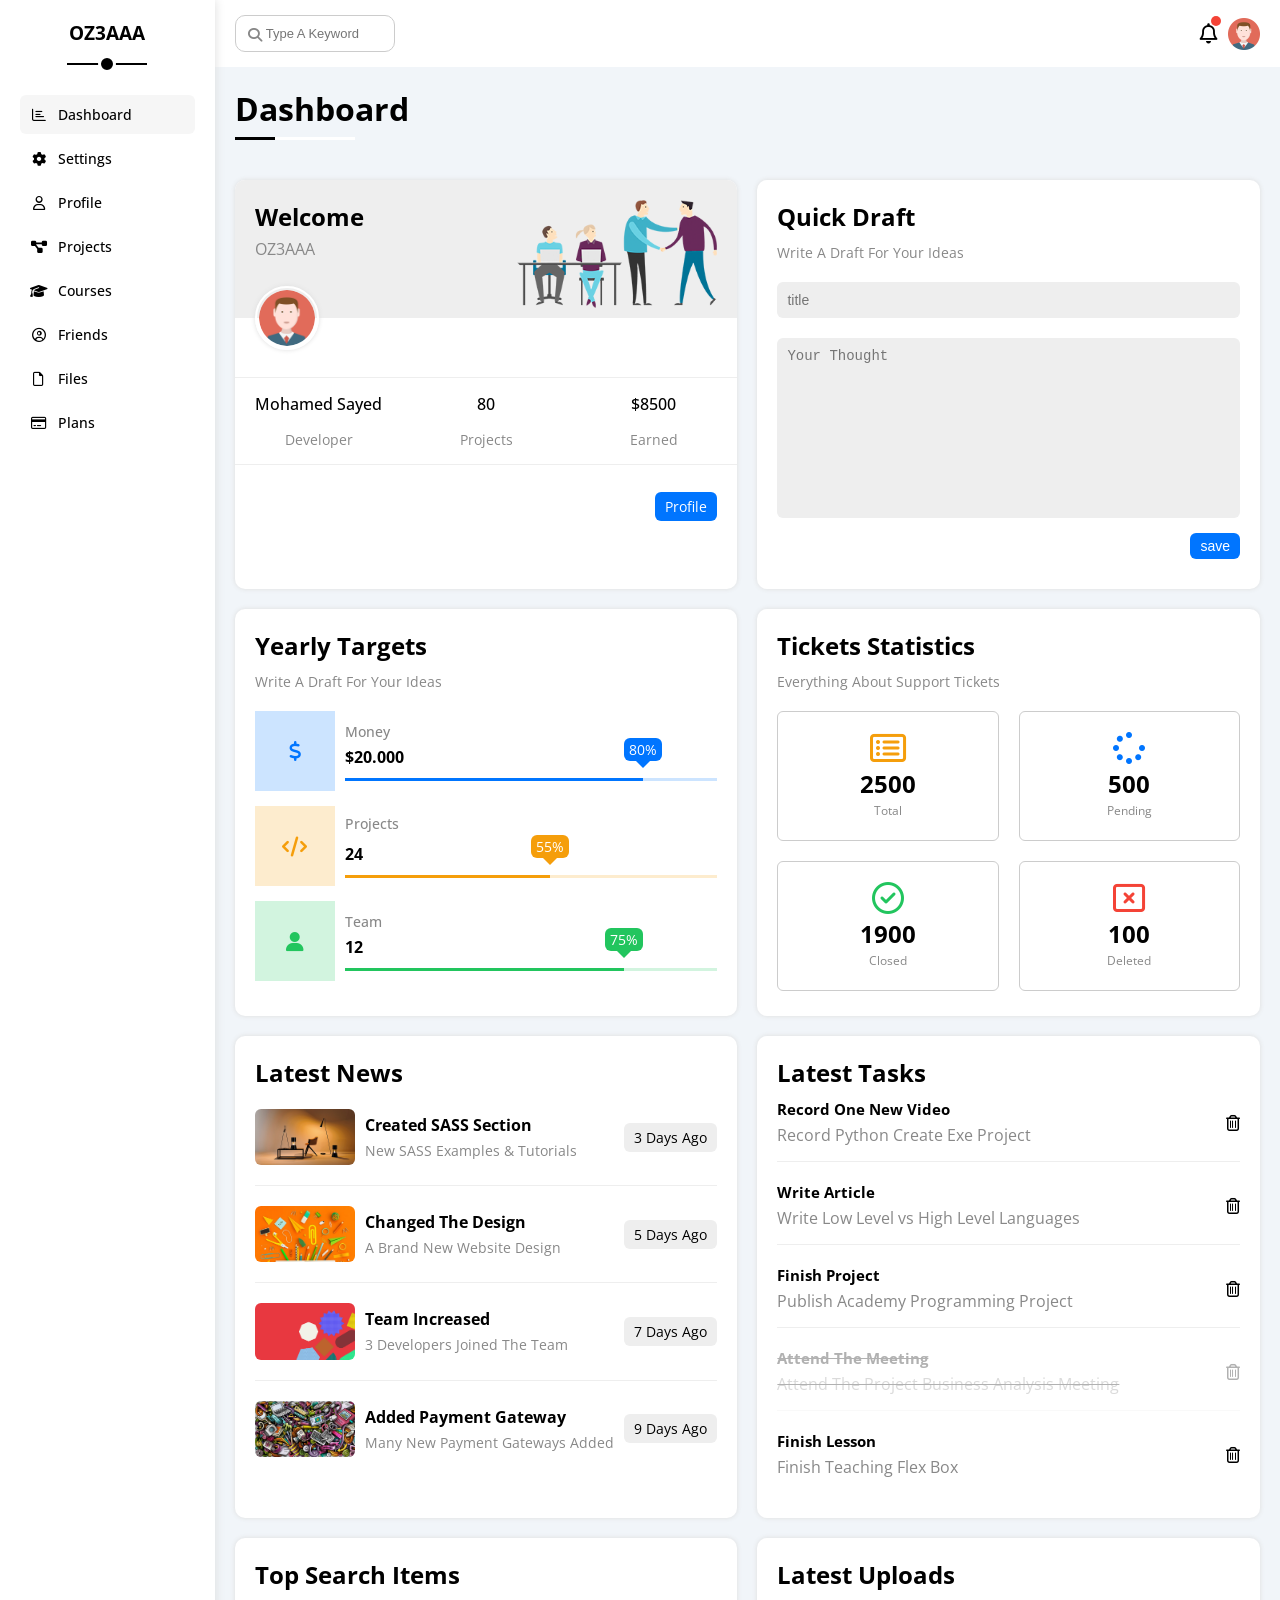
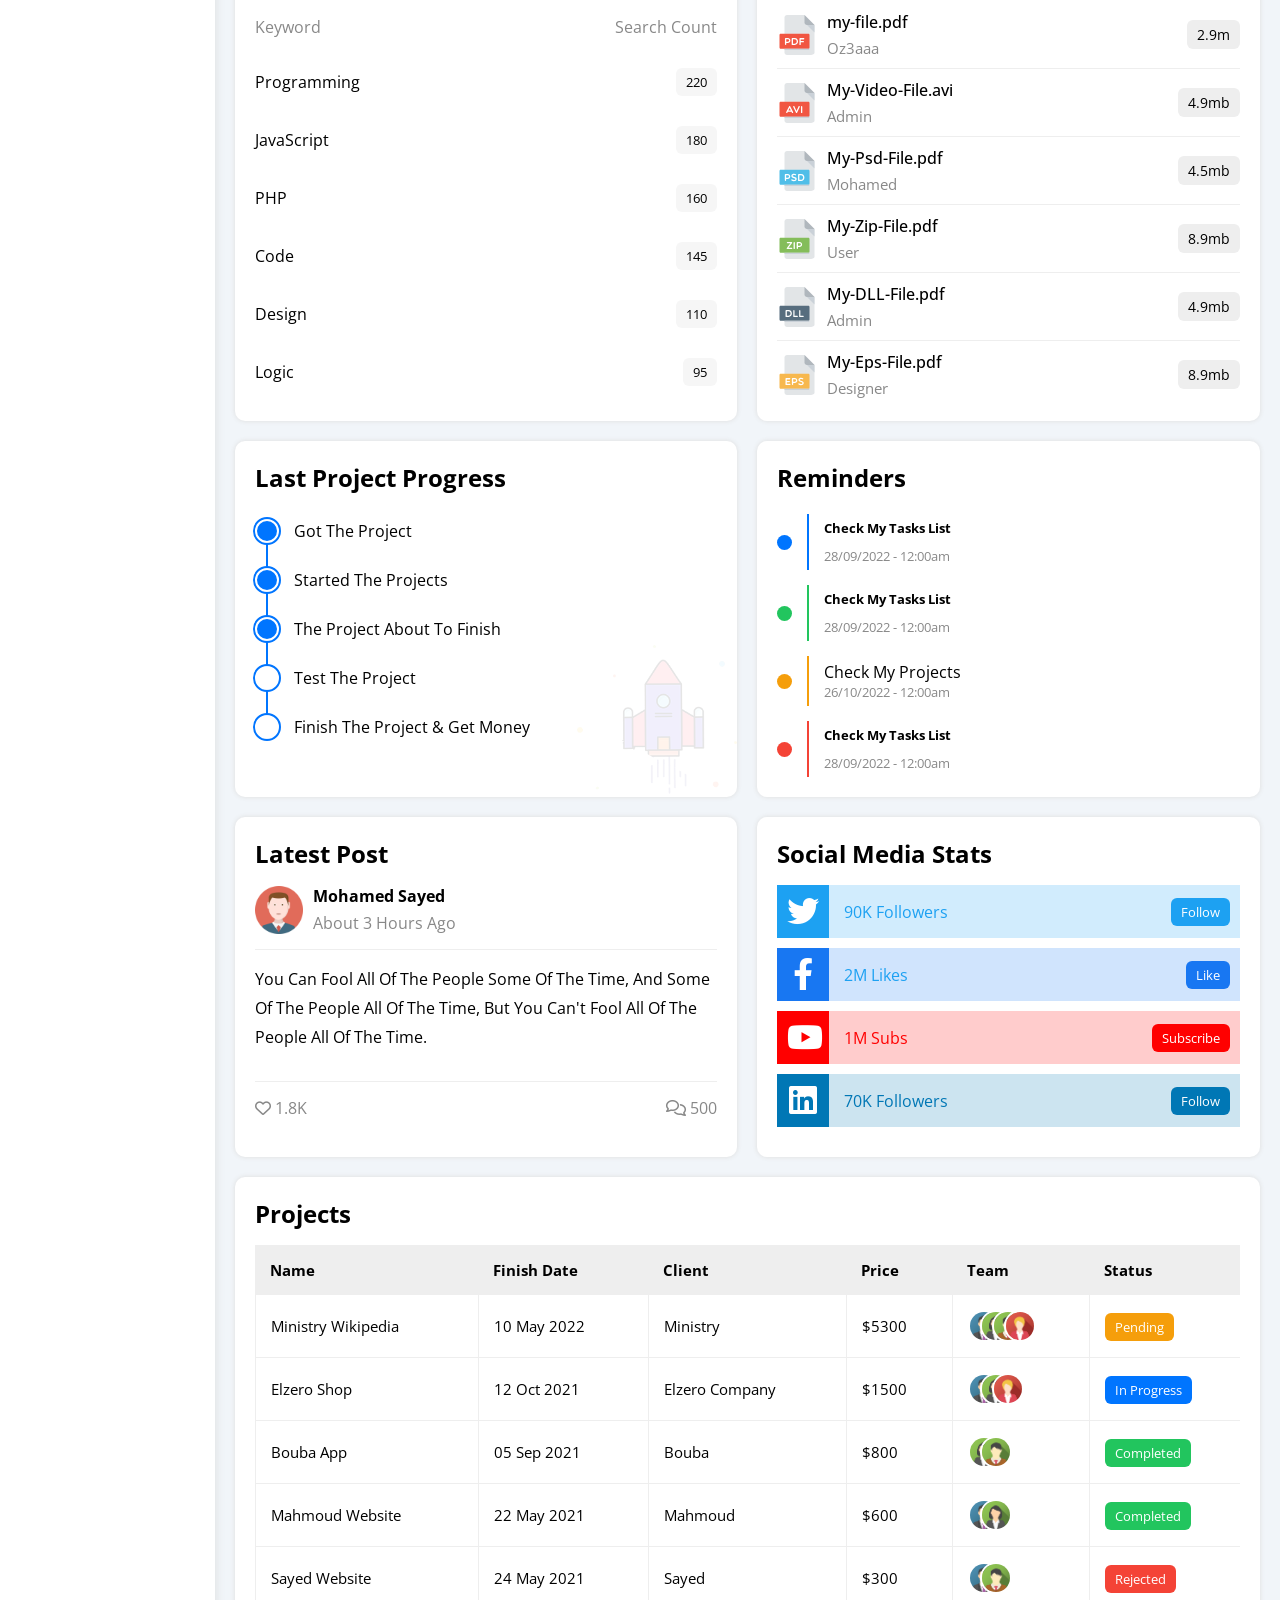
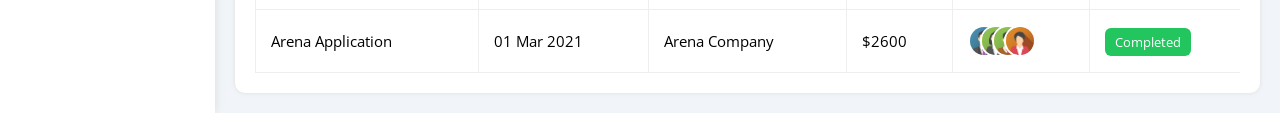
<file: dashboard.html>
<!DOCTYPE html>
<html lang="en">
  <head>
    <meta charset="UTF-8">
    <meta http-equiv="X-UA-Compatible" content="IE=edge">
    <meta name="viewport" content="width=device-width, initial-scale=1.0">
    <meta name="description" content="The New Dashboard">
    <!-- FrameWork Css -->
    <link rel="stylesheet" href="css/frame.css">
    <!-- main Style Css -->
    <link rel="stylesheet" href="css/style.css">
    <!-- Awesome Css -->
    <link rel="stylesheet" href="css/all.min.css">
    <!-- Font Family -->
    <link rel="preconnect" href="https://fonts.googleapis.com" />
    <link rel="preconnect" href="https://fonts.gstatic.com" crossorigin />
    <link href="https://fonts.googleapis.com/css2?family=Open+Sans:wght@300;500&display=swap" rel="stylesheet" />
    <title>Dashboard</title>
  </head>
  <body>
    <div class="page d-flex">
      <div class="sidebar p-20 relative">
        <h3 class="relative txt-center">OZ3AAA</h3>
        <ul>
          <li>
            <a class="active m-5b rad-6" href="dashboard.html">
              <i class="fa-regular fa-chart-bar fa-fw"></i>
              <span>Dashboard</span>
            </a>
          </li>
          <li>
            <a class="m-5b rad-6" href="settings.html">
              <i class="fa-solid fa-gear fa-fw"></i>
              <span>Settings</span>
            </a>
          </li>
          <li>
            <a class="m-5b rad-6" href="profile.html">
              <i class="fa-regular fa-user fa-fw"></i>
              <span>Profile</span>
            </a>
          </li>
          <li>
            <a class="m-5b rad-6" href="projects.html">
              <i class="fa-solid fa-diagram-project fa-fw"></i>
              <span>Projects</span>
            </a>
          </li>
          <li>
            <a class="m-5b rad-6" href="courses.html">
              <i class="fa-solid fa-graduation-cap fa-fw"></i>
              <span>Courses</span>
            </a>
          </li>
          <li>
            <a class="m-5b rad-6" href="freinds.html">
              <i class="fa-regular fa-circle-user fa-fw"></i>
              <span>Friends</span>
            </a>
          </li>
          <li>
            <a class="m-5b rad-6" href="files.html">
              <i class="fa-regular fa-file fa-fw"></i>
              <span>Files</span>
            </a>
          </li>
          <li>
            <a class="m-5b rad-6" href="plans.html">
              <i class="fa-regular fa-credit-card fa-fw"></i>
              <span>Plans</span>
            </a>
          </li>
        </ul>
      </div>
      <div class="content .h-100 w-100">
        <!-- Start Header -->
        <div class="header p-15-20 relative d-flex space-between">
            <div class="search">
              <input class="p-10" type="search" name="search" placeholder="Type A Keyword">
            </div>
            <div class="image d-flex align-center gap">
              <i class="fa-regular fa-bell m-10-r"></i>
              <img src="imgs/avatar.png" alt="">
            </div>
        </div>
        <!-- End Header -->
        <div class="dashboard-sec p-5-20-20">
          <h1 class="relative">Dashboard</h1>
          <div class="container d-grid grid-gap m-20b">
            <!-- Start Welcome -->
            <div class="welcome">
              <!-- Start upper -->
              <div class="upper-area d-flex space-between p-20trl c-b-eee">
                <div class="text">
                  <h2 class="m-5b">Welcome</h2>
                  <p class="c-grey">OZ3AAA</p>
                </div>
                  <img src="imgs/welcome.png" alt="">
              </div>
              <!-- End upper -->
              <img src="imgs/avatar.png" alt="">
              <!-- Start mid -->
              <div class="mid-area relative">
                <div class="info p-15tb d-flex txt-center">
                  <div class="text">
                    <h3 class="m-15b">Mohamed Sayed</h3>
                    <p class="c-grey">Developer</p>
                  </div>
                  <div class="text">
                    <h3 class="m-15b">80</h3>
                    <p class="c-grey">Projects</p>
                  </div>
                  <div class="text">
                    <h3 class="m-15b">$8500</h3>
                    <p class="c-grey">Earned</p>
                  </div>
                </div>
                <!-- End mid -->
                <!-- Start footer -->
                <div class="footer p-20">
                  <a class="p-5-10 rad-6 c-b-blue" href="profile.html">Profile</a>
                </div>
                <!-- End footer -->
              </div>
            </div>
            <!-- End Welcome -->
            <!-- Start Draft -->
            <div class="draft p-20">
              <h2 class="m-10b">Quick Draft</h2>
              <p class="m-20b">Write A Draft For Your Ideas</p>
              <form action="">
                <input class="p-10 rad-6 w-100 c-b-eee" type="text" name="title" placeholder="title">
                <textarea class="p-10 rad-6 w-100 c-b-eee" name="thought" placeholder="Your Thought"></textarea>
              </form>
                <input class="p-5-10 rad-6 c-b-blue" type="submit" value="save">
            </div>
            <!-- End Draft -->
            <!-- Start Yearly -->
            <div class="yearly p-20">
              <h2 class="m-10b">Yearly Targets</h2>
              <p class="m-20b">Write A Draft For Your Ideas</p>
              <!-- Start Target -->
              <div class="target d-flex align-center gap-10 m-15b">
                <div class="icon d-flex align-center justify-center" style="background-color: rgba(0, 119, 255, 0.2);">
                  <i class="fa-solid fa-dollar-sign fa-lg c-blue"></i>
                </div>
                <div class="stats">
                  <h3 class="m-5b c-grey">Money</h3>
                  <p>$20.000</p>
                  <div style="background-color: rgba(0, 119, 255, 0.2);">
                    <span class="relative c-b-blue" style="width: 80%;"></span>
                  </div>
                </div>
              </div>
              <!-- End Target -->
              <!-- Start Target -->
              <div class="target d-flex align-center gap-10 m-15b">
                <div class="icon d-flex align-center justify-center" style="background-color: rgba(245, 159, 11, 0.2);">
                  <i class="fa-solid fa-code fa-lg c-orange"></i>
                </div>
                <div class="stats">
                  <h3 class="m-10b c-grey">Projects</h3>
                  <p>24</p>
                  <div style="background-color: rgba(245, 159, 11, 0.2);">
                    <span class="relative c-b-orange" style="width: 55%;"></span>
                  </div>
                </div>
              </div>
              <!-- End Target -->
              <!-- Start Target -->
              <div class="target d-flex align-center gap-10 m-15b">
                <div class="icon d-flex align-center justify-center" style="background-color: rgba(34, 197, 94, 0.2);">
                  <i class="fa-solid fa-user fa-lg c-green"></i>
                </div>
                <div class="stats">
                  <h3 class="m-5b c-grey">Team</h3>
                  <p>12</p>
                  <div style="background-color: rgba(34, 197, 94, 0.2);">
                    <span class="relative c-b-green" style="width: 75%;"></span>
                  </div>
                </div>
              </div>
              <!-- End Target -->
            </div>
            <!-- End Yearly -->
            <!-- Start Tickets -->
            <div class="tickets p-20">
              <h2 class="m-10b">Tickets Statistics</h2>
              <p class="m-20b">Everything About Support Tickets</p>
              <div class="tickets-staitcs d-flex flex-wrap grid-gap">
                <!-- Start Box -->
                <div class="box txt-center p-20 rad-6">
                  <i class="fa-regular fa-rectangle-list fa-2x c-orange"></i>
                  <h2>2500</h2>
                  <p class="c-grey">Total</p>
                </div>
                <!-- End Box -->
                <!-- Start Box -->
                <div class="box txt-center p-20 rad-6">
                  <i class="fa-solid fa-spinner fa-2x c-blue"></i>
                  <h2>500</h2>
                  <p class="c-grey">Pending</p>
                </div>
                <!-- End Box -->
                <!-- Start Box -->
                <div class="box txt-center p-20 rad-6">
                  <i class="fa-regular fa-circle-check fa-2x c-green"></i>
                  <h2>1900</h2>
                  <p class="c-grey">Closed</p>
                </div>
                <!-- End Box -->
                <!-- Start Box -->
                <div class="box txt-center p-20 rad-6">
                  <i class="fa-regular fa-rectangle-xmark fa-2x c-red"></i>
                  <h2>100</h2>
                  <p class="c-grey">Deleted</p>
                </div>
                <!-- End Box -->
              </div>
            </div>
            <!-- End Tickets -->
            <!-- Start News -->
            <div class="news p-20">
              <h2 class="m-10b">Latest News</h2>
              <!-- Start Box -->
              <div class="box d-flex align-center m-20b m-20t" >
                <img class="rad-6 m-10-r" src="imgs/news-01.png" alt="">
                <div class="text">
                  <h3 class="m-5b">Created SASS Section</h3>
                  <p class="c-grey">New SASS Examples & Tutorials</p>
                </div>
                <div class="days-ago c-b-eee p-5-10 rad-6">3 Days Ago</div>
              </div>
              <!-- End Box -->
              <!-- Start Box -->
              <div class="box d-flex align-center m-20b">
                <img class="rad-6 m-10-r" src="imgs/news-02.png" alt="">
                <div class="text">
                  <h3 class="m-5b">Changed The Design</h3>
                  <p class="c-grey">A Brand New Website Design</p>
                </div>
                <div class="days-ago c-b-eee p-5-10 rad-6">5 Days Ago</div>
              </div>
              <!-- End Box -->
              <!-- Start Box -->
              <div class="box d-flex align-center m-20b">
                <img class="rad-6 m-10-r" src="imgs/news-03.png" alt="">
                <div class="text">
                  <h3 class="m-5b">Team Increased</h3>
                  <p class="c-grey">3 Developers Joined The Team</p>
                </div>
                <div class="days-ago c-b-eee p-5-10 rad-6">7 Days Ago</div>
              </div>
              <!-- End Box -->
              <!-- Start Box -->
              <div class="box d-flex align-center m-20b">
                <img class="rad-6 m-10-r" src="imgs/news-04.png" alt="">
                <div class="text">
                  <h3 class="m-5b">Added Payment Gateway</h3>
                  <p class="c-grey">Many New Payment Gateways Added</p>
                </div>
                <div class="days-ago c-b-eee p-5-10 rad-6">9 Days Ago</div>
              </div>
              <!-- End Box -->
            </div>
            <!-- End News -->
            <!-- Start Tasks -->
            <div class="latest-tasks p-20">
              <h2 class="m-10b">Latest Tasks</h2>
              <!-- Start Task -->
              <div class="task d-flex space-between align-center m-20b">
                <div class="text">
                  <span class="d-block f-bold fs-15 m-5b">Record One New Video</span>
                  <p class="c-grey">Record Python Create Exe Project</p>
                </div>
                <i class="fa-regular fa-trash-can"></i>
              </div>
              <!-- End Task -->
              <!-- Start Task -->
              <div class="task d-flex space-between align-center m-20b">
                <div class="text">
                  <span class="d-block f-bold fs-15 m-5b">Write Article</span>
                  <p class="c-grey">Write Low Level vs High Level Languages</p>
                </div>
                <i class="fa-regular fa-trash-can"></i>
              </div>
              <!-- End Task -->
              <!-- Start Task -->
              <div class="task d-flex space-between align-center m-20b">
                <div class="text">
                  <span class="d-block f-bold fs-15 m-5b">Finish Project</span>
                  <p class="c-grey">Publish Academy Programming Project</p>
                </div>
                <i class="fa-regular fa-trash-can"></i>
              </div>
              <!-- End Task -->
              <!-- Start Task -->
              <div class="task d-flex space-between align-center m-20b hide">
                <div class="text">
                  <span class="d-block f-bold fs-15 m-5b">Attend The Meeting</span>
                  <p class="c-grey">Attend The Project Business Analysis Meeting</p>
                </div>
                <i class="fa-regular fa-trash-can"></i>
              </div>
              <!-- End Task -->
              <!-- Start Task -->
              <div class="task d-flex space-between align-center m-20b">
                <div class="text">
                  <span class="d-block f-bold fs-15 m-5b">Finish Lesson</span>
                  <p class="c-grey">Finish Teaching Flex Box</p>
                </div>
                <i class="fa-regular fa-trash-can"></i>
              </div>
              <!-- End Task -->
            </div>
            <!-- End Tasks -->
            <!-- Start Search -->
            <div class="search p-20">
              <h2 class="m-10b">Top Search Items</h2>
              <div class="key-word d-flex space-between align-center">
                <p class="c-grey">Keyword</p>
                <p class="c-grey">Search Count</p>
              </div>
              <div class="key-word d-flex space-between align-center">
                <p>Programming</p>
                <p class="c-b-most p-5-10 rad-6">220</p>
              </div>
              <div class="key-word d-flex space-between align-center">
                <p>JavaScript</p>
                <p class="c-b-most p-5-10 rad-6">180</p>
              </div>
              <div class="key-word d-flex space-between align-center">
                <p>PHP</p>
                <p class="c-b-most p-5-10 rad-6">160</p>
              </div>
              <div class="key-word d-flex space-between align-center">
                <p>Code</p>
                <p class="c-b-most p-5-10 rad-6">145</p>
              </div>
              <div class="key-word d-flex space-between align-center">
                <p>Design</p>
                <p class="c-b-most p-5-10 rad-6">110</p>
              </div>
              <div class="key-word d-flex space-between align-center">
                <p>Logic</p>
                <p class="c-b-most p-5-10 rad-6">95</p>
              </div>
            </div>
            <!-- End Search -->
            <!-- Start Uploads -->
            <div class="uploads p-20">
              <h2 class="m-10b">Latest Uploads</h2>
              <!-- Start Box -->
              <div class="box d-flex align-center m-10b m-20t" >
                <img class="rad-6 m-10-r" src="imgs/pdf.svg" alt="">
                <div class="text">
                  <h3 class="m-5b">my-file.pdf</h3>
                  <p class="c-grey">Oz3aaa</p>
                </div>
                <div class="size c-b-eee p-5-10 rad-6">2.9m</div>
              </div>
              <!-- End Box -->
              <!-- Start Box -->
              <div class="box d-flex align-center m-10b">
                <img class="rad-6 m-10-r" src="imgs/avi.svg" alt="">
                <div class="text">
                  <h3 class="m-5b">My-Video-File.avi</h3>
                  <p class="c-grey">Admin</p>
                </div>
                <div class="size c-b-eee p-5-10 rad-6">4.9mb</div>
              </div>
              <!-- End Box -->
              <!-- Start Box -->
              <div class="box d-flex align-center m-10b">
                <img class="rad-6 m-10-r" src="imgs/psd.svg" alt="">
                <div class="text">
                  <h3 class="m-5b">My-Psd-File.pdf</h3>
                  <p class="c-grey">Mohamed</p>
                </div>
                <div class="size c-b-eee p-5-10 rad-6">4.5mb</div>
              </div>
              <!-- End Box -->
              <!-- Start Box -->
              <div class="box d-flex align-center m-10b">
                <img class="rad-6 m-10-r" src="imgs/zip.svg" alt="">
                <div class="text">
                  <h3 class="m-5b">My-Zip-File.pdf</h3>
                  <p class="c-grey">User</p>
                </div>
                <div class="size c-b-eee p-5-10 rad-6">8.9mb</div>
              </div>
              <!-- End Box -->
              <!-- Start Box -->
              <div class="box d-flex align-center m-10b">
                <img class="rad-6 m-10-r" src="imgs/dll.svg" alt="">
                <div class="text">
                  <h3 class="m-5b">My-DLL-File.pdf</h3>
                  <p class="c-grey">Admin</p>
                </div>
                <div class="size c-b-eee p-5-10 rad-6">4.9mb</div>
              </div>
              <!-- End Box -->
              <!-- Start Box -->
              <div class="box d-flex align-center">
                <img class="rad-6 m-10-r" src="imgs/eps.svg" alt="">
                <div class="text">
                  <h3 class="m-5b">My-Eps-File.pdf</h3>
                  <p class="c-grey">Designer</p>
                </div>
                <div class="size c-b-eee p-5-10 rad-6">8.9mb</div>
              </div>
              <!-- End Box -->
            </div>
            <!-- End Uploads -->
            <!-- Start Projects -->
            <div class="projects relative p-20">
              <h2 class="m-10b">Last Project Progress</h2>
              <div class="list relative">
                  <!-- Start Box -->
                <div class="box d-flex gap-15 align-center">
                  <span class="c-b-blue"></span>
                  <p>Got The Project</p>
                </div>
                <!-- End Box -->
                <!-- Start Box -->
                <div class="box d-flex gap-15 align-center">
                  <span class="c-b-blue"></span>
                  <p>Started The Projects</p>
                </div>
                <!-- End Box -->
                <!-- Start Box -->
                <div class="box d-flex gap-15 align-center">
                  <span class="c-b-blue"></span>
                  <p>The Project About To Finish</p>
                </div>
                <!-- End Box -->
                <!-- Start Box -->
                <div class="box d-flex gap-15 align-center">
                  <span class="progress"></span>
                  <p>Test The Project</p>
                </div>
                <!-- End Box -->
                <!-- Start Box -->
                <div class="box d-flex gap-15 align-center m-10b">
                  <span></span>
                  <p>Finish The Project & Get Money</p>
                </div>
                <!-- End Box -->
              </div>
              <img src="imgs/project.png" alt="">
            </div>
            <!-- End Projects -->
            <!-- Start Reminders -->
            <div class="reminders p-20">
              <h2 class="m-20b">Reminders</h2>
              <!-- Start Box -->
              <div class="box d-flex align-center m-15b">
                <span class="c-b-blue"></span>
                <div class="text p-blue p-5-15">
                  <p class="f-bold fs-14 m-10b">Check My Tasks List</p>
                  <p class="c-grey">28/09/2022 - 12:00am</p>
                </div>
              </div>
              <!-- End Box -->
              <!-- Start Box -->
              <div class="box d-flex align-center m-15b">
                <span class="c-b-green"></span>
                <div class="text green p-5-15">
                  <p class="f-bold fs-14 m-10b">Check My Tasks List</p>
                  <p class="c-grey">28/09/2022 - 12:00am</p>
                </div>
              </div>
              <!-- End Box -->
              <!-- Start Box -->
              <div class="box d-flex align-center m-15b">
                <span class="c-b-orange"></span>
                <div class="text orange p-5-15">
                  <span>Check My Projects</span>
                  <p class="c-grey">26/10/2022 - 12:00am</p>
                </div>
              </div>
              <!-- End Box -->
              <!-- Start Box -->
              <div class="box d-flex align-center">
                <span class="c-b-red"></span>
                <div class="text red p-5-15">
                  <p class="f-bold fs-14 m-10b">Check My Tasks List</p>
                  <p class="c-grey">28/09/2022 - 12:00am</p>
                </div>
              </div>
              <!-- End Box -->
            </div>
            <!-- End Reminders -->
            <!-- Start Post -->
            <div class="post p-20">
              <h2>Latest Post</h2>
              <div class="box-info d-flex align-center gap-10 p-15tb">
                <img src="imgs/avatar.png" alt="" width="48px">
                <div class="text">
                  <span class="d-block f-bold m-5b">Mohamed Sayed</span>
                  <p class="c-grey">About 3 Hours Ago</p>
                </div>
              </div>
              <div class="box-info quote p-15tb">
                <p class="m-15b">
                  You Can Fool All Of The People Some Of The Time, And Some Of 
                  The People All Of The Time, But You Can't Fool All Of The People 
                  All Of The Time.
                </p>
              </div>
              <div class="react p-15tb d-flex align-center space-between">
                <div class="love">
                  <i class="fa-regular fa-heart c-grey"></i>
                  <span class="c-grey">1.8K</span>
                </div>
                <div class="comment">
                  <i class="fa-regular fa-comments c-grey"></i>
                  <span class="c-grey">500</span>
                </div>
              </div>
            </div>
            <!-- End Post -->
            <!-- Start Social -->
            <div class="social p-20">
              <h2 class="m-15b">Social Media Stats</h2>
              <!-- Start Twitter -->
              <div class="twitter box d-flex align-center space-between p-10r m-10b">
                <div class="info-stat d-flex align-center gap-15">
                  <div class="icon txt-center p-10">
                    <i class="fa-brands fa-twitter fa-2x c-white"></i>
                  </div>
                  <span>90K Followers</span>
                </div>
                <a href="#" class="p-5-10 rad-6 c-white">Follow</a>
              </div>
              <!-- End Twitter -->
              <!-- Start Facebook -->
              <div class="facebook box d-flex align-center space-between p-10r m-10b">
                <div class="info-stat d-flex align-center gap-15">
                  <div class="icon txt-center p-10">
                    <i class="fa-brands fa-facebook-f fa-2x c-white"></i>
                  </div>
                  <span>2M Likes</span>
                </div>
                <a href="#" class="p-5-10 rad-6 c-white">Like</a>
              </div>
              <!-- End Facebook -->
              <!-- Start Twitter -->
              <div class="youtube box d-flex align-center space-between p-10r m-10b">
                <div class="info-stat d-flex align-center gap-15">
                  <div class="icon txt-center p-10">
                    <i class="fa-brands fa-youtube fa-2x c-white"></i>
                  </div>
                  <span>1M Subs</span>
                </div>
                <a href="#" class="p-5-10 rad-6 c-white">Subscribe</a>
              </div>
              <!-- End Twitter -->
              <!-- Start Twitter -->
              <div class="linked-in box d-flex align-center space-between p-10r m-10b">
                <div class="info-stat d-flex align-center gap-15">
                  <div class="icon txt-center p-10">
                    <i class="fa-brands fa-linkedin fa-2x c-white"></i>
                  </div>
                  <span>70K Followers</span>
                </div>
                <a href="#" class="p-5-10 rad-6 c-white">Follow</a>
              </div>
              <!-- End Twitter -->
            </div>
            <!-- End Social -->
          </div>
          <!--  Start Table -->
          <div class="table-projects p-20 m-15t c-b-white">
            <h2 class="m-15b">Projects</h2>
            <div class="responsive">
              <table class="w-100">
                <thead class="c-b-eee">
                  <tr>
                    <th class="p-15">Name</th>
                    <th class="p-15">Finish Date</th>
                    <th class="p-15">Client</th>
                    <th class="p-15">Price</th>
                    <th class="p-15">Team</th>
                    <th class="p-15">Status</th>
                  </tr>
                </thead>
                <tbody>
                  <tr>
                    <td class="p-15">Ministry Wikipedia</td>
                    <td class="p-15">10 May 2022</td>
                    <td class="p-15">Ministry</td>
                    <td class="p-15">$5300</td>
                    <td class="p-15 d-flex align-center">
                      <img src="imgs/team-01.png" class="one" width="32px" alt="">
                      <img src="imgs/team-02.png" class="two" width="32px" alt="">
                      <img src="imgs/team-03.png" class="three" width="32px" alt="">
                      <img src="imgs/team-05.png" class="four" width="32px" alt="">
                    </td>
                    <td class="p-15">
                      <span class="p-5-10 rad-6 c-b-orange c-white">Pending</span>
                    </td>
                  </tr>
                  <tr>
                    <td class="p-15">Elzero Shop</td>
                    <td class="p-15">12 Oct 2021</td>
                    <td class="p-15">Elzero Company</td>
                    <td class="p-15">$1500</td>
                    <td class="p-15 d-flex align-center">
                      <img src="imgs/team-01.png" class="one" width="32px" alt="">
                      <img src="imgs/team-02.png" class="two" width="32px" alt="">
                      <img src="imgs/team-05.png" class="three" width="32px" alt>
                    </td>
                    <td class="p-15">
                      <span class="p-5-10 rad-6 c-b-blue c-white">In Progress</span>
                    </td>
                  </tr>
                  <tr>
                    <td class="p-15">Bouba App</td>
                    <td class="p-15">05 Sep 2021</td>
                    <td class="p-15">Bouba</td>
                    <td class="p-15">$800</td>
                    <td class="p-15 d-flex align-center">
                      <img src="imgs/team-02.png" class="one" width="32px" alt="">
                      <img src="imgs/team-03.png" class="two" width="32px" alt="">
                    </td>
                    <td class="p-15">
                      <span class="p-5-10 rad-6 c-b-green c-white">Completed</span>
                    </td>
                  </tr>
                  <tr>
                    <td class="p-15">Mahmoud Website</td>
                    <td class="p-15">22 May 2021</td>
                    <td class="p-15">Mahmoud</td>
                    <td class="p-15">$600</td>
                    <td class="p-15 d-flex align-center">
                      <img src="imgs/team-01.png" class="one" width="32px" alt="">
                      <img src="imgs/team-02.png" class="two" width="32px" alt="">
                    </td>
                    <td class="p-15">
                      <span class="p-5-10 rad-6 c-b-green c-white">Completed</span>
                    </td>
                  </tr>
                    <td class="p-15">Sayed Website</td>
                    <td class="p-15">24 May 2021</td>
                    <td class="p-15">Sayed</td>
                    <td class="p-15">$300</td>
                    <td class="p-15 d-flex align-center">
                      <img src="imgs/team-01.png" class="one" width="32px" alt="">
                      <img src="imgs/team-03.png" class="two" width="32px" alt="">
                    </td>
                    <td class="p-15">
                      <span class="p-5-10 rad-6 c-b-red c-white">Rejected</span>
                    </td>
                  </tr>
                  <tr>
                    <td class="p-15">Arena Application</td>
                    <td class="p-15">01 Mar 2021</td>
                    <td class="p-15">Arena Company</td>
                    <td class="p-15">$2600</td>
                    <td class="p-15 d-flex align-center">
                      <img src="imgs/team-01.png" class="one" width="32px" alt="">
                      <img src="imgs/team-02.png" class="two" width="32px" alt="">
                      <img src="imgs/team-03.png" class="three" width="32px" alt="">
                      <img src="imgs/team-04.png" class="four" width="32px" alt="">
                    </td>
                    <td class="p-15">
                      <span class="p-5-10 rad-6 c-b-green c-white">Completed</span>
                    </td>
                  </tr>
                </tbody>
              </table>
            </div>
            <!--  End Table -->
            </div>
        </div>
      </div>
    </div>
  </body>
</html>
</file>
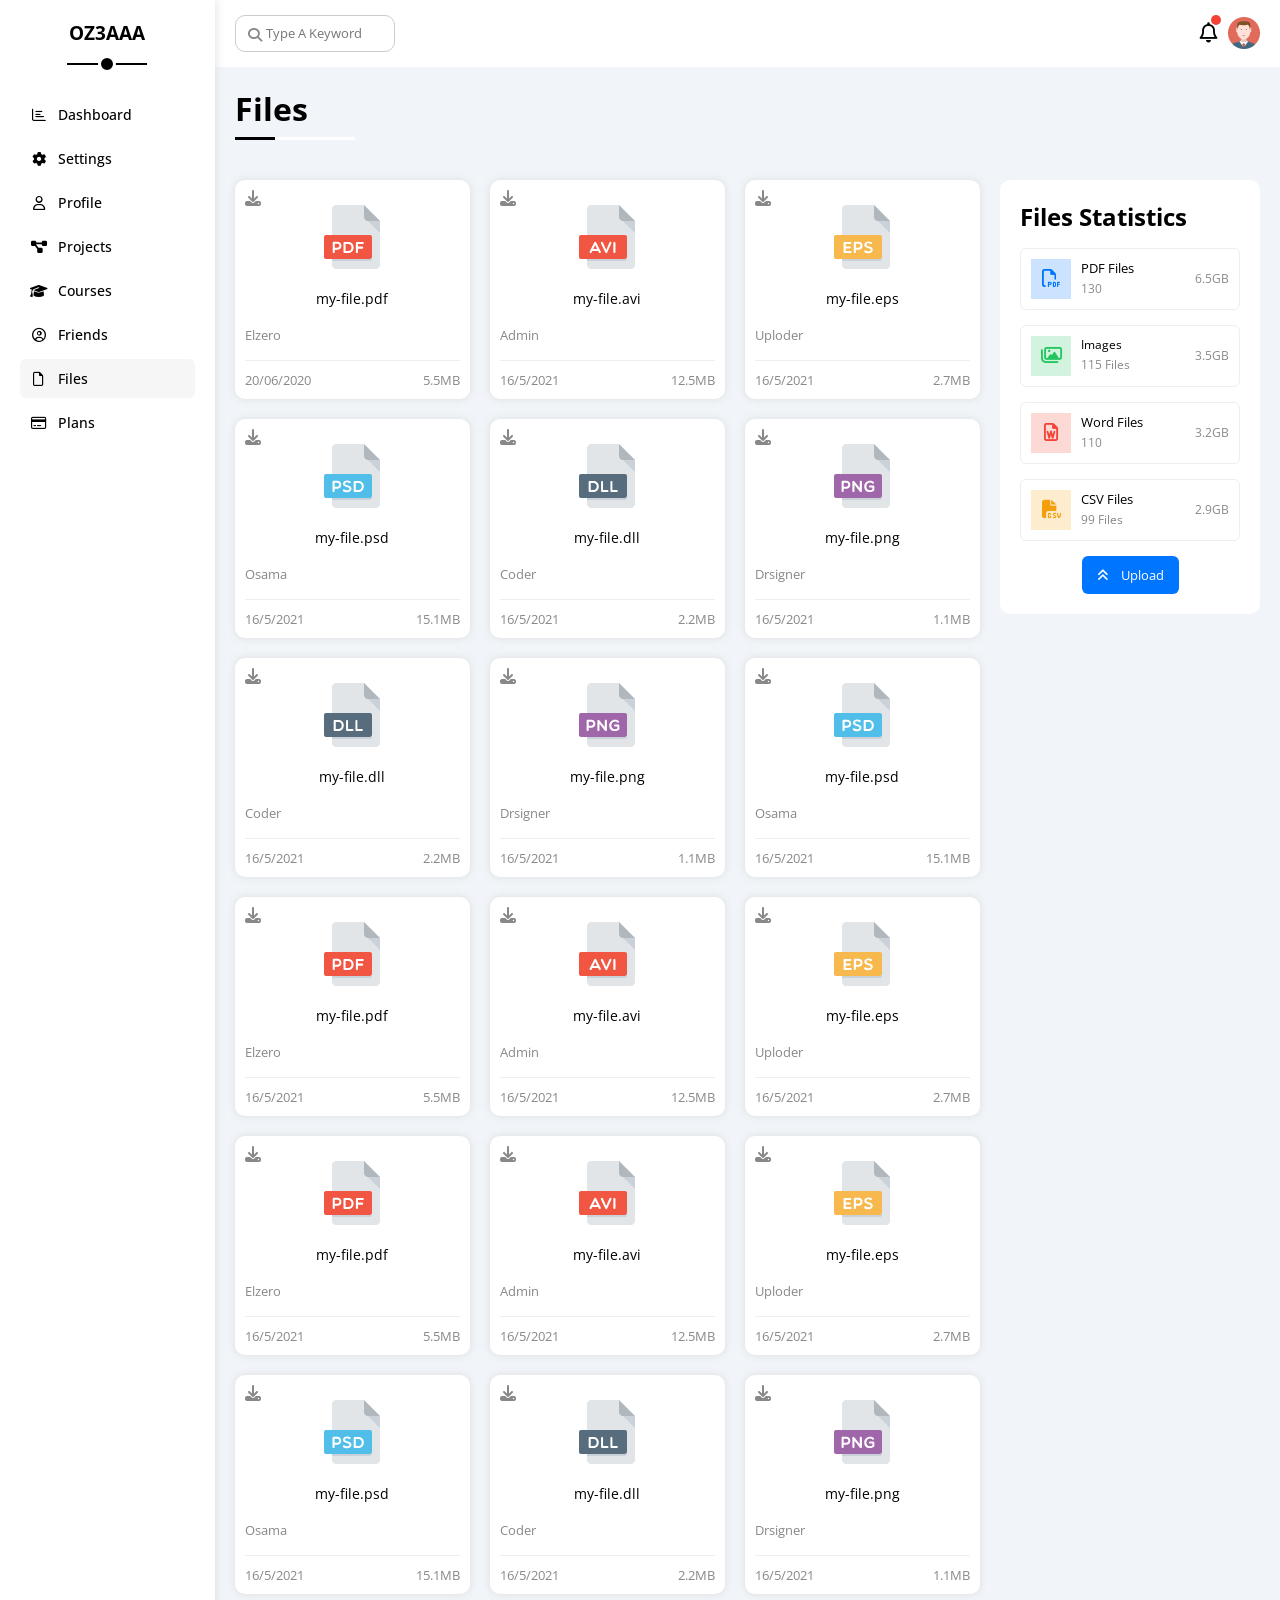
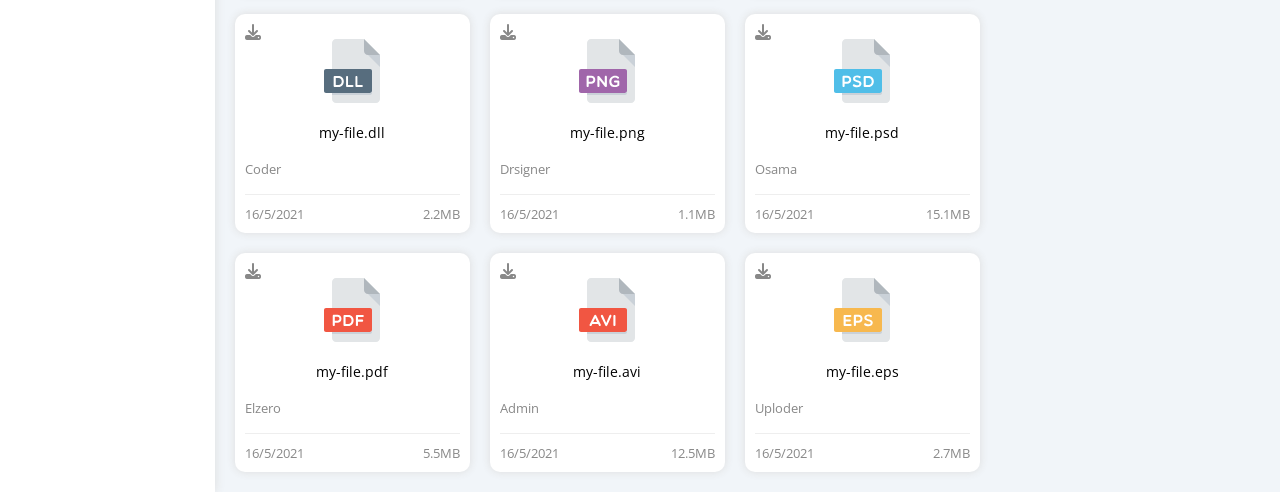
<file: files.html>
<!DOCTYPE html>
<html lang="en">
  <head>
    <meta charset="UTF-8">
    <meta http-equiv="X-UA-Compatible" content="IE=edge">
    <meta name="viewport" content="width=device-width, initial-scale=1.0">
    <meta name="description" content="The New Dashboard">
    <!-- main Style Css -->
    <link rel="stylesheet" href="css/style.css">
    <!-- Awesome Css -->
    <link rel="stylesheet" href="css/all.min.css">
    <!-- FrameWork Css -->
    <link rel="stylesheet" href="css/frame.css">
    <!-- Normalize Css -->
    <link rel="stylesheet" href="css/normalize.css">
    <!-- Font Family -->
    <link rel="preconnect" href="https://fonts.googleapis.com" />
    <link rel="preconnect" href="https://fonts.gstatic.com" crossorigin />
    <link href="https://fonts.googleapis.com/css2?family=Open+Sans:wght@300;500&display=swap" rel="stylesheet" />
    <title>Files</title>
  </head>
  <body>
    <div class="page d-flex">
      <!-- Start Sidebar -->
      <div class="sidebar p-20">
        <h3 class="relative txt-center">OZ3AAA</h3>
        <ul>
          <li>
            <a class="m-5b rad-6" href="dashboard.html">
              <i class="fa-regular fa-chart-bar fa-fw"></i>
              <span>Dashboard</span>
            </a>
          </li>
          <li>
            <a class="m-5b rad-6" href="settings.html">
              <i class="fa-solid fa-gear fa-fw"></i>
              <span>Settings</span>
            </a>
          </li>
          <li>
            <a class="m-5b rad-6" href="profile.html">
              <i class="fa-regular fa-user fa-fw"></i>
              <span>Profile</span>
            </a>
          </li>
          <li>
            <a class="m-5b rad-6" href="projects.html">
              <i class="fa-solid fa-diagram-project fa-fw"></i>
              <span>Projects</span>
            </a>
          </li>
          <li>
            <a class="m-5b rad-6" href="courses.html">
              <i class="fa-solid fa-graduation-cap fa-fw"></i>
              <span>Courses</span>
            </a>
          </li>
          <li>
            <a class="m-5b rad-6" href="freinds.html">
              <i class="fa-regular fa-circle-user fa-fw"></i>
              <span>Friends</span>
            </a>
          </li>
          <li>
            <a class="active m-5b rad-6" href="files.html">
              <i class="fa-regular fa-file fa-fw"></i>
              <span>Files</span>
            </a>
          </li>
          <li>
            <a class="m-5b rad-6" href="plans.html">
              <i class="fa-regular fa-credit-card fa-fw"></i>
              <span>Plans</span>
            </a>
          </li>
        </ul>
      </div>
      <!-- End Sidebar -->
      <!-- Start Content -->
      <div class="content w-100">
        <!-- Start Header -->
        <div class="header p-15-20 relative d-flex space-between">
          <div class="search">
            <input class="p-10" type="search" name="search" placeholder="Type A Keyword">
          </div>
          <div class="image d-flex align-center gap">
            <i class="fa-regular fa-bell m-10-r"></i>
            <img src="imgs/avatar.png" alt="">
          </div>
        </div>
        <!-- End Header -->
        <div class="files-sec p-5-20-20">
          <h1 class="relative">Files</h1>
          <div class="d-flex gap-20">
            <!-- Start Files -->
            <div class="files">
              <!-- Start Box -->
              <div class="box p-10 relative rad-10">
                <i class="fa-solid fa-download c-grey"></i>
                <div class="doc bdr-b-eee p-15b">
                  <div class="file txt-center">
                    <img class="m-15t" src="imgs/pdf.svg" alt="">
                    <p class="fs-14 m-15t m-15b">my-file.pdf</p>
                  </div>
                  <span class="c-grey fs-13">Elzero</span>
                </div>
                <div class="flex-between m-10t">
                  <p class="c-grey fs-13">20/06/2020</p>
                  <p class="c-grey fs-13">5.5MB</p>
                </div>
              </div>
              <!-- End Box -->
              <!-- Start Box -->
              <div class="box p-10 relative rad-10">
                <i class="fa-solid fa-download c-grey"></i>
                <div class="doc bdr-b-eee p-15b">
                  <div class="file txt-center">
                    <img class="m-15t" src="imgs/avi.svg" alt="">
                    <p class="fs-14 m-15t m-15b">my-file.avi</p>
                  </div>
                  <span class="c-grey fs-13">Admin</span>
                </div>
                <div class="flex-between m-10t">
                  <p class="c-grey fs-13">16/5/2021</p>
                  <p class="c-grey fs-13">12.5MB</p>
                </div>
              </div>
              <!-- End Box -->
              <!-- Start Box -->
              <div class="box p-10 relative rad-10">
                <i class="fa-solid fa-download c-grey"></i>
                <div class="doc bdr-b-eee p-15b">
                  <div class="file txt-center">
                    <img class="m-15t" src="imgs/eps.svg" alt="">
                    <p class="fs-14 m-15t m-15b">my-file.eps</p>
                  </div>
                  <span class="c-grey fs-13">Uploder</span>
                </div>
                <div class="flex-between m-10t">
                  <p class="c-grey fs-13">16/5/2021</p>
                  <p class="c-grey fs-13">2.7MB</p>
                </div>
              </div>
              <!-- End Box -->
              <!-- Start Box -->
              <div class="box p-10 relative rad-10">
                <i class="fa-solid fa-download c-grey"></i>
                <div class="doc bdr-b-eee p-15b">
                  <div class="file txt-center">
                    <img class="m-15t" src="imgs/psd.svg" alt="">
                    <p class="fs-14 m-15t m-15b">my-file.psd</p>
                  </div>
                  <span class="c-grey fs-13">Osama</span>
                </div>
                <div class="flex-between m-10t">
                  <p class="c-grey fs-13">16/5/2021</p>
                  <p class="c-grey fs-13">15.1MB</p>
                </div>
              </div>
              <!-- End Box -->
              <!-- Start Box -->
              <div class="box p-10 relative rad-10">
                <i class="fa-solid fa-download c-grey"></i>
                <div class="doc bdr-b-eee p-15b">
                  <div class="file txt-center">
                    <img class="m-15t" src="imgs/dll.svg" alt="">
                    <p class="fs-14 m-15t m-15b">my-file.dll</p>
                  </div>
                  <span class="c-grey fs-13">Coder</span>
                </div>
                <div class="flex-between m-10t">
                  <p class="c-grey fs-13">16/5/2021</p>
                  <p class="c-grey fs-13">2.2MB</p>
                </div>
              </div>
              <!-- End Box -->
              <!-- Start Box -->
              <div class="box p-10 relative rad-10">
                <i class="fa-solid fa-download c-grey"></i>
                <div class="doc bdr-b-eee p-15b">
                  <div class="file txt-center">
                    <img class="m-15t" src="imgs/png.svg" alt="">
                    <p class="fs-14 m-15t m-15b">my-file.png</p>
                  </div>
                  <span class="c-grey fs-13">Drsigner</span>
                </div>
                <div class="flex-between m-10t">
                  <p class="c-grey fs-13">16/5/2021</p>
                  <p class="c-grey fs-13">1.1MB</p>
                </div>
              </div>
              <!-- End Box -->
              <!-- Start Box -->
              <div class="box p-10 relative rad-10">
                <i class="fa-solid fa-download c-grey"></i>
                <div class="doc bdr-b-eee p-15b">
                  <div class="file txt-center">
                    <img class="m-15t" src="imgs/dll.svg" alt="">
                    <p class="fs-14 m-15t m-15b">my-file.dll</p>
                  </div>
                  <span class="c-grey fs-13">Coder</span>
                </div>
                <div class="flex-between m-10t">
                  <p class="c-grey fs-13">16/5/2021</p>
                  <p class="c-grey fs-13">2.2MB</p>
                </div>
              </div>
              <!-- End Box -->
              <!-- Start Box -->
              <div class="box p-10 relative rad-10">
                <i class="fa-solid fa-download c-grey"></i>
                <div class="doc bdr-b-eee p-15b">
                  <div class="file txt-center">
                    <img class="m-15t" src="imgs/png.svg" alt="">
                    <p class="fs-14 m-15t m-15b">my-file.png</p>
                  </div>
                  <span class="c-grey fs-13">Drsigner</span>
                </div>
                <div class="flex-between m-10t">
                  <p class="c-grey fs-13">16/5/2021</p>
                  <p class="c-grey fs-13">1.1MB</p>
                </div>
              </div>
              <!-- End Box -->
              <!-- Start Box -->
              <div class="box p-10 relative rad-10">
                <i class="fa-solid fa-download c-grey"></i>
                <div class="doc bdr-b-eee p-15b">
                  <div class="file txt-center">
                    <img class="m-15t" src="imgs/psd.svg" alt="">
                    <p class="fs-14 m-15t m-15b">my-file.psd</p>
                  </div>
                  <span class="c-grey fs-13">Osama</span>
                </div>
                <div class="flex-between m-10t">
                  <p class="c-grey fs-13">16/5/2021</p>
                  <p class="c-grey fs-13">15.1MB</p>
                </div>
              </div>
              <!-- End Box -->
              <!-- Start Box -->
              <div class="box p-10 relative rad-10">
                <i class="fa-solid fa-download c-grey"></i>
                <div class="doc bdr-b-eee p-15b">
                  <div class="file txt-center">
                    <img class="m-15t" src="imgs/pdf.svg" alt="">
                    <p class="fs-14 m-15t m-15b">my-file.pdf</p>
                  </div>
                  <span class="c-grey fs-13">Elzero</span>
                </div>
                <div class="flex-between m-10t">
                  <p class="c-grey fs-13">16/5/2021</p>
                  <p class="c-grey fs-13">5.5MB</p>
                </div>
              </div>
              <!-- End Box -->
              <!-- Start Box -->
              <div class="box p-10 relative rad-10">
                <i class="fa-solid fa-download c-grey"></i>
                <div class="doc bdr-b-eee p-15b">
                  <div class="file txt-center">
                    <img class="m-15t" src="imgs/avi.svg" alt="">
                    <p class="fs-14 m-15t m-15b">my-file.avi</p>
                  </div>
                  <span class="c-grey fs-13">Admin</span>
                </div>
                <div class="flex-between m-10t">
                  <p class="c-grey fs-13">16/5/2021</p>
                  <p class="c-grey fs-13">12.5MB</p>
                </div>
              </div>
              <!-- End Box -->
              <!-- Start Box -->
              <div class="box p-10 relative rad-10">
                <i class="fa-solid fa-download c-grey"></i>
                <div class="doc bdr-b-eee p-15b">
                  <div class="file txt-center">
                    <img class="m-15t" src="imgs/eps.svg" alt="">
                    <p class="fs-14 m-15t m-15b">my-file.eps</p>
                  </div>
                  <span class="c-grey fs-13">Uploder</span>
                </div>
                <div class="flex-between m-10t">
                  <p class="c-grey fs-13">16/5/2021</p>
                  <p class="c-grey fs-13">2.7MB</p>
                </div>
              </div>
              <!-- End Box -->
              <!-- Start Box -->
              <div class="box p-10 relative rad-10">
                <i class="fa-solid fa-download c-grey"></i>
                <div class="doc bdr-b-eee p-15b">
                  <div class="file txt-center">
                    <img class="m-15t" src="imgs/pdf.svg" alt="">
                    <p class="fs-14 m-15t m-15b">my-file.pdf</p>
                  </div>
                  <span class="c-grey fs-13">Elzero</span>
                </div>
                <div class="flex-between m-10t">
                  <p class="c-grey fs-13">16/5/2021</p>
                  <p class="c-grey fs-13">5.5MB</p>
                </div>
              </div>
              <!-- End Box -->
              <!-- Start Box -->
              <div class="box p-10 relative rad-10">
                <i class="fa-solid fa-download c-grey"></i>
                <div class="doc bdr-b-eee p-15b">
                  <div class="file txt-center">
                    <img class="m-15t" src="imgs/avi.svg" alt="">
                    <p class="fs-14 m-15t m-15b">my-file.avi</p>
                  </div>
                  <span class="c-grey fs-13">Admin</span>
                </div>
                <div class="flex-between m-10t">
                  <p class="c-grey fs-13">16/5/2021</p>
                  <p class="c-grey fs-13">12.5MB</p>
                </div>
              </div>
              <!-- End Box -->
              <!-- Start Box -->
              <div class="box p-10 relative rad-10">
                <i class="fa-solid fa-download c-grey"></i>
                <div class="doc bdr-b-eee p-15b">
                  <div class="file txt-center">
                    <img class="m-15t" src="imgs/eps.svg" alt="">
                    <p class="fs-14 m-15t m-15b">my-file.eps</p>
                  </div>
                  <span class="c-grey fs-13">Uploder</span>
                </div>
                <div class="flex-between m-10t">
                  <p class="c-grey fs-13">16/5/2021</p>
                  <p class="c-grey fs-13">2.7MB</p>
                </div>
              </div>
              <!-- End Box -->
              <!-- Start Box -->
              <div class="box p-10 relative rad-10">
                <i class="fa-solid fa-download c-grey"></i>
                <div class="doc bdr-b-eee p-15b">
                  <div class="file txt-center">
                    <img class="m-15t" src="imgs/psd.svg" alt="">
                    <p class="fs-14 m-15t m-15b">my-file.psd</p>
                  </div>
                  <span class="c-grey fs-13">Osama</span>
                </div>
                <div class="flex-between m-10t">
                  <p class="c-grey fs-13">16/5/2021</p>
                  <p class="c-grey fs-13">15.1MB</p>
                </div>
              </div>
              <!-- End Box -->
              <!-- Start Box -->
              <div class="box p-10 relative rad-10">
                <i class="fa-solid fa-download c-grey"></i>
                <div class="doc bdr-b-eee p-15b">
                  <div class="file txt-center">
                    <img class="m-15t" src="imgs/dll.svg" alt="">
                    <p class="fs-14 m-15t m-15b">my-file.dll</p>
                  </div>
                  <span class="c-grey fs-13">Coder</span>
                </div>
                <div class="flex-between m-10t">
                  <p class="c-grey fs-13">16/5/2021</p>
                  <p class="c-grey fs-13">2.2MB</p>
                </div>
              </div>
              <!-- End Box -->
              <!-- Start Box -->
              <div class="box p-10 relative rad-10">
                <i class="fa-solid fa-download c-grey"></i>
                <div class="doc bdr-b-eee p-15b">
                  <div class="file txt-center">
                    <img class="m-15t" src="imgs/png.svg" alt="">
                    <p class="fs-14 m-15t m-15b">my-file.png</p>
                  </div>
                  <span class="c-grey fs-13">Drsigner</span>
                </div>
                <div class="flex-between m-10t">
                  <p class="c-grey fs-13">16/5/2021</p>
                  <p class="c-grey fs-13">1.1MB</p>
                </div>
              </div>
              <!-- End Box -->
              <!-- Start Box -->
              <div class="box p-10 relative rad-10">
                <i class="fa-solid fa-download c-grey"></i>
                <div class="doc bdr-b-eee p-15b">
                  <div class="file txt-center">
                    <img class="m-15t" src="imgs/dll.svg" alt="">
                    <p class="fs-14 m-15t m-15b">my-file.dll</p>
                  </div>
                  <span class="c-grey fs-13">Coder</span>
                </div>
                <div class="flex-between m-10t">
                  <p class="c-grey fs-13">16/5/2021</p>
                  <p class="c-grey fs-13">2.2MB</p>
                </div>
              </div>
              <!-- End Box -->
              <!-- Start Box -->
              <div class="box p-10 relative rad-10">
                <i class="fa-solid fa-download c-grey"></i>
                <div class="doc bdr-b-eee p-15b">
                  <div class="file txt-center">
                    <img class="m-15t" src="imgs/png.svg" alt="">
                    <p class="fs-14 m-15t m-15b">my-file.png</p>
                  </div>
                  <span class="c-grey fs-13">Drsigner</span>
                </div>
                <div class="flex-between m-10t">
                  <p class="c-grey fs-13">16/5/2021</p>
                  <p class="c-grey fs-13">1.1MB</p>
                </div>
              </div>
              <!-- End Box -->
              <!-- Start Box -->
              <div class="box p-10 relative rad-10">
                <i class="fa-solid fa-download c-grey"></i>
                <div class="doc bdr-b-eee p-15b">
                  <div class="file txt-center">
                    <img class="m-15t" src="imgs/psd.svg" alt="">
                    <p class="fs-14 m-15t m-15b">my-file.psd</p>
                  </div>
                  <span class="c-grey fs-13">Osama</span>
                </div>
                <div class="flex-between m-10t">
                  <p class="c-grey fs-13">16/5/2021</p>
                  <p class="c-grey fs-13">15.1MB</p>
                </div>
              </div>
              <!-- End Box -->
              <!-- Start Box -->
              <div class="box p-10 relative rad-10">
                <i class="fa-solid fa-download c-grey"></i>
                <div class="doc bdr-b-eee p-15b">
                  <div class="file txt-center">
                    <img class="m-15t" src="imgs/pdf.svg" alt="">
                    <p class="fs-14 m-15t m-15b">my-file.pdf</p>
                  </div>
                  <span class="c-grey fs-13">Elzero</span>
                </div>
                <div class="flex-between m-10t">
                  <p class="c-grey fs-13">16/5/2021</p>
                  <p class="c-grey fs-13">5.5MB</p>
                </div>
              </div>
              <!-- End Box -->
              <!-- Start Box -->
              <div class="box p-10 relative rad-10">
                <i class="fa-solid fa-download c-grey"></i>
                <div class="doc bdr-b-eee p-15b">
                  <div class="file txt-center">
                    <img class="m-15t" src="imgs/avi.svg" alt="">
                    <p class="fs-14 m-15t m-15b">my-file.avi</p>
                  </div>
                  <span class="c-grey fs-13">Admin</span>
                </div>
                <div class="flex-between m-10t">
                  <p class="c-grey fs-13">16/5/2021</p>
                  <p class="c-grey fs-13">12.5MB</p>
                </div>
              </div>
              <!-- End Box -->
              <!-- Start Box -->
              <div class="box p-10 relative rad-10">
                <i class="fa-solid fa-download c-grey"></i>
                <div class="doc bdr-b-eee p-15b">
                  <div class="file txt-center">
                    <img class="m-15t" src="imgs/eps.svg" alt="">
                    <p class="fs-14 m-15t m-15b">my-file.eps</p>
                  </div>
                  <span class="c-grey fs-13">Uploder</span>
                </div>
                <div class="flex-between m-10t">
                  <p class="c-grey fs-13">16/5/2021</p>
                  <p class="c-grey fs-13">2.7MB</p>
                </div>
              </div>
              <!-- End Box -->
            </div>
            <!-- End Files -->
            <!-- Start Statistics -->
            <div class="Statistics c-b-white rad-10 p-20 relative">
              <h2 class="m-0 m-15b">Files Statistics</h2>
              <!-- Start Box -->
              <div class="d-flex p-10 bdr-eee rad-6 m-15b fs-15">
                <i class="fa-regular fa-file-pdf fa-lg d-flex align-center justify-center c-blue m-10-r icon blue"></i>
                <div class="text">
                  <p class="fs-13">PDF Files</p>
                  <span class="fs-12 c-grey">130</span>
                </div>
                <span class="fs-12 c-grey">6.5GB</span>
              </div>
              <!-- End box -->
              <!-- Start Box -->
              <div class="d-flex p-10 bdr-eee rad-6 m-15b fs-15">
                <i class="fa-regular fa-images fa-lg d-flex align-center justify-center c-green m-10-r icon green"></i>
                <div class="text">
                  <p class="fs-12">Images</p>
                  <span class="fs-12 c-grey">115 Files</span>
                </div>
                <span class="fs-12 c-grey">3.5GB</span>
              </div>
              <!-- End box -->
              <!-- Start Box -->
              <div class="d-flex p-10 bdr-eee rad-6 m-15b fs-15">
                <i class="fa-regular fa-file-word fa-lg d-flex align-center justify-center c-red m-10-r icon red"></i>
                <div class="text">
                  <p class="fs-13">Word Files</p>
                  <span class="fs-12 c-grey">110</span>
                </div>
                <span class="fs-12 c-grey">3.2GB</span>
              </div>
              <!-- End box -->
              <!-- Start Box -->
              <div class="d-flex p-10 bdr-eee rad-6 m-15b fs-15">
                <i class="fa-solid fa-file-csv fa-lg d-flex align-center justify-center c-orange m-10-r icon orange"></i>
                <div class="text">
                  <p class="fs-13">CSV Files</p>
                  <span class="fs-12 c-grey">99 Files</span>
                </div>
                <span class="fs-12 c-grey">2.9GB</span>
              </div>
              <!-- End box -->
              <a href="#" class="c-b-blue c-white rad-6 fs-13 d-block">
                <i class="fa-solid fa-angles-up m-10-r"></i>
                <span>Upload</span>
              </a>
            </div>
            <!-- End Statistics -->
          </div>
        </div>
      </div>
      <!-- End Content -->
    </div>
  </body>
</html>
</file>
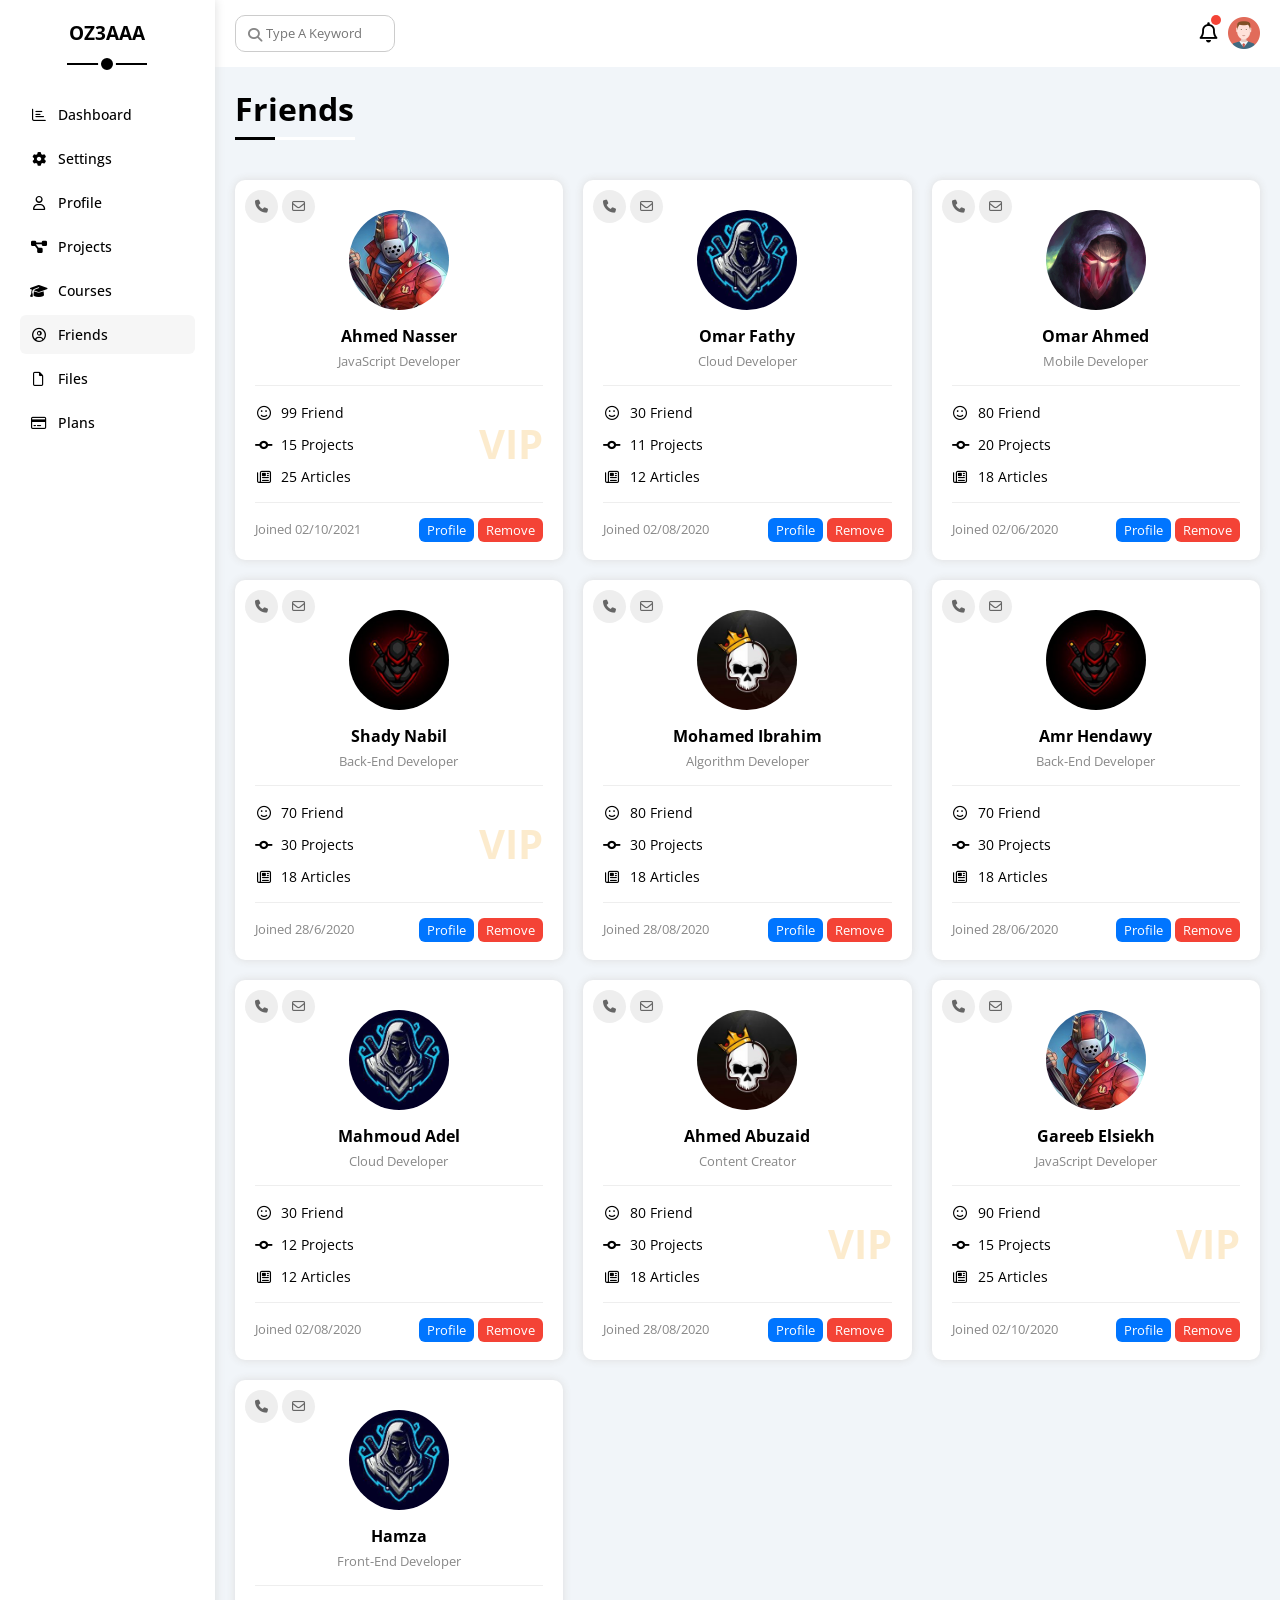
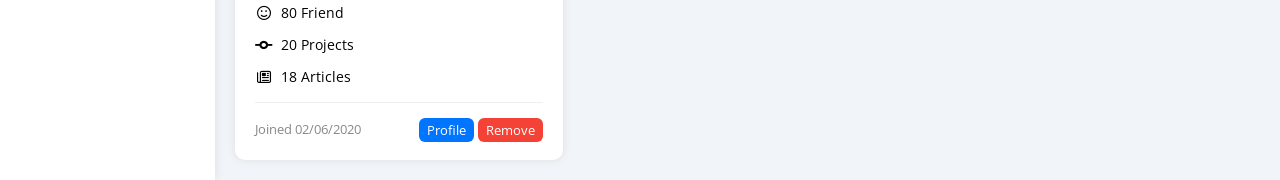
<file: freinds.html>
<!DOCTYPE html>
<html lang="en">
  <head>
    <meta charset="UTF-8">
    <meta http-equiv="X-UA-Compatible" content="IE=edge">
    <meta name="viewport" content="width=device-width, initial-scale=1.0">
    <meta name="description" content="The New Dashboard">
    <!-- main Style Css -->
    <link rel="stylesheet" href="css/style.css">
    <!-- Awesome Css -->
    <link rel="stylesheet" href="css/all.min.css">
    <!-- FrameWork Css -->
    <link rel="stylesheet" href="css/frame.css">
    <!-- Normalize Css -->
    <link rel="stylesheet" href="css/normalize.css">
    <!-- Font Family -->
    <link rel="preconnect" href="https://fonts.googleapis.com" />
    <link rel="preconnect" href="https://fonts.gstatic.com" crossorigin />
    <link href="https://fonts.googleapis.com/css2?family=Open+Sans:wght@300;500&display=swap" rel="stylesheet" />
    <title>Friends</title>
  </head>
  <body>
    <div class="page d-flex">
      <!-- Start Sidebar -->
      <div class="sidebar p-20">
        <h3 class="relative txt-center">OZ3AAA</h3>
        <ul>
          <li>
            <a class="m-5b rad-6" href="dashboard.html">
              <i class="fa-regular fa-chart-bar fa-fw"></i>
              <span>Dashboard</span>
            </a>
          </li>
          <li>
            <a class="m-5b rad-6" href="settings.html">
              <i class="fa-solid fa-gear fa-fw"></i>
              <span>Settings</span>
            </a>
          </li>
          <li>
            <a class="m-5b rad-6" href="profile.html">
              <i class="fa-regular fa-user fa-fw"></i>
              <span>Profile</span>
            </a>
          </li>
          <li>
            <a class="m-5b rad-6" href="projects.html">
              <i class="fa-solid fa-diagram-project fa-fw"></i>
              <span>Projects</span>
            </a>
          </li>
          <li>
            <a class="m-5b rad-6" href="courses.html">
              <i class="fa-solid fa-graduation-cap fa-fw"></i>
              <span>Courses</span>
            </a>
          </li>
          <li>
            <a class="active m-5b rad-6" href="freinds.html">
              <i class="fa-regular fa-circle-user fa-fw"></i>
              <span>Friends</span>
            </a>
          </li>
          <li>
            <a class="m-5b rad-6" href="files.html">
              <i class="fa-regular fa-file fa-fw"></i>
              <span>Files</span>
            </a>
          </li>
          <li>
            <a class="m-5b rad-6" href="plans.html">
              <i class="fa-regular fa-credit-card fa-fw"></i>
              <span>Plans</span>
            </a>
          </li>
        </ul>
      </div>
      <!-- End Sidebar -->
      <!-- Start Content -->
      <div class="content w-100">
        <!-- Start Header -->
        <div class="header p-15-20 relative d-flex space-between">
          <div class="search">
            <input class="p-10" type="search" name="search" placeholder="Type A Keyword">
          </div>
          <div class="image d-flex align-center gap">
            <i class="fa-regular fa-bell m-10-r"></i>
            <img src="imgs/avatar.png" alt="">
          </div>
        </div>
        <!-- End Header -->
        <!-- Start Friends Content -->
        <div class="friends-content p-5-20-20 p-15">
          <h1 class="relative">Friends</h1>
          <!-- Start Wrapper -->
          <div class="wrapper d-grid-300">
            <!-- Start Box -->
            <div class="box relative p-20 rad-10">
              <div class="icons">
                <i class="fa-solid fa-phone c-b-eee p-10 fs-13"></i>
                <i class="fa-regular fa-envelope c-b-eee p-10 fs-13"></i>
              </div>
              <div class="job txt-center bdr-b-eee">
                <img class="m-10t m-10b" src="imgs/friend-01.jpg" alt="">
                <h4 class="m-0 m-5b">Ahmed Nasser</h4>
                <p class="fs-13 c-grey m-15b">JavaScript Developer</p>
              </div>
              <div class="status p-15tb bdr-b-eee flex-between">
                <div>
                  <div class="m-10b">
                    <i class="fa-regular fa-face-smile fa-fw fs-14"></i>
                    <span class="fs-14 m-5-l">99 Friend</span>
                  </div>
                  <div class="m-10b">
                    <i class="fa-solid fa-code-commit fa-fw fs-14"></i>
                    <span class="fs-14 m-5-l">15 Projects</span>
                  </div>
                  <div>
                    <i class="fa-regular fa-newspaper fa-fw fs-14"></i>
                    <span class="fs-14 m-5-l">25 Articles</span>
                  </div>
                </div>
                <span class="c-orange f-bold">VIP</span>
              </div>
              <div class="flex-between m-15t">
                <p class="c-grey fs-13">Joined 02/10/2021</p>
                <div class="btns">
                  <a href="profile.html" class="fs-13 c-b-blue rad-6 c-white">Profile</a>
                  <a href="#" class="fs-13 c-b-red rad-6 c-white">Remove</a>
                </div>
              </div>
            </div>
            <!-- End Box -->
            <!-- Start Box -->
            <div class="box relative p-20 rad-10">
              <div class="icons">
                <i class="fa-solid fa-phone c-b-eee p-10 fs-13"></i>
                <i class="fa-regular fa-envelope c-b-eee p-10 fs-13"></i>
              </div>
              <div class="job txt-center bdr-b-eee">
                <img class="m-10t m-10b" src="imgs/friend-02.jpg" alt="">
                <h4 class="m-0 m-5b">Omar Fathy</h4>
                <p class="fs-13 c-grey m-15b">Cloud Developer</p>
              </div>
              <div class="status p-15tb bdr-b-eee flex-between">
                <div>
                  <div class="m-10b">
                    <i class="fa-regular fa-face-smile fa-fw fs-14"></i>
                    <span class="fs-14 m-5-l">30 Friend</span>
                  </div>
                  <div class="m-10b">
                    <i class="fa-solid fa-code-commit fa-fw fs-14"></i>
                    <span class="fs-14 m-5-l">11 Projects</span>
                  </div>
                  <div>
                    <i class="fa-regular fa-newspaper fa-fw fs-14"></i>
                    <span class="fs-14 m-5-l">12 Articles</span>
                  </div>
                </div>
              </div>
              <div class="flex-between m-15t">
                <p class="c-grey fs-13">Joined 02/08/2020</p>
                <div class="btns">
                  <a href="profile.html" class="fs-13 c-b-blue rad-6 c-white">Profile</a>
                  <a href="#" class="fs-13 c-b-red rad-6 c-white">Remove</a>
                </div>
              </div>
            </div>
            <!-- End Box -->
            <!-- Start Box -->
            <div class="box relative p-20 rad-10">
              <div class="icons">
                <i class="fa-solid fa-phone c-b-eee p-10 fs-13"></i>
                <i class="fa-regular fa-envelope c-b-eee p-10 fs-13"></i>
              </div>
              <div class="job txt-center bdr-b-eee">
                <img class="m-10t m-10b" src="imgs/friend-03.jpg" alt="">
                <h4 class="m-0 m-5b">Omar Ahmed</h4>
                <p class="fs-13 c-grey m-15b">Mobile Developer</p>
              </div>
              <div class="status p-15tb bdr-b-eee flex-between">
                <div>
                  <div class="m-10b">
                    <i class="fa-regular fa-face-smile fa-fw fs-14"></i>
                    <span class="fs-14 m-5-l">80 Friend</span>
                  </div>
                  <div class="m-10b">
                    <i class="fa-solid fa-code-commit fa-fw fs-14"></i>
                    <span class="fs-14 m-5-l">20 Projects</span>
                  </div>
                  <div>
                    <i class="fa-regular fa-newspaper fa-fw fs-14"></i>
                    <span class="fs-14 m-5-l">18 Articles</span>
                  </div>
                </div>
              </div>
              <div class="flex-between m-15t">
                <p class="c-grey fs-13">Joined 02/06/2020</p>
                <div class="btns">
                  <a href="profile.html" class="fs-13 c-b-blue rad-6 c-white">Profile</a>
                  <a href="#" class="fs-13 c-b-red rad-6 c-white">Remove</a>
                </div>
              </div>
            </div>
            <!-- End Box -->
            <!-- Start Box -->
            <div class="box relative p-20 rad-10">
              <div class="icons">
                <i class="fa-solid fa-phone c-b-eee p-10 fs-13"></i>
                <i class="fa-regular fa-envelope c-b-eee p-10 fs-13"></i>
              </div>
              <div class="job txt-center bdr-b-eee">
                <img class="m-10t m-10b" src="imgs/friend-04.jpg" alt="">
                <h4 class="m-0 m-5b">Shady Nabil</h4>
                <p class="fs-13 c-grey m-15b">Back-End Developer</p>
              </div>
              <div class="status p-15tb bdr-b-eee flex-between">
                <div>
                  <div class="m-10b">
                    <i class="fa-regular fa-face-smile fa-fw fs-14"></i>
                    <span class="fs-14 m-5-l">70 Friend</span>
                  </div>
                  <div class="m-10b">
                    <i class="fa-solid fa-code-commit fa-fw fs-14"></i>
                    <span class="fs-14 m-5-l">30 Projects</span>
                  </div>
                  <div>
                    <i class="fa-regular fa-newspaper fa-fw fs-14"></i>
                    <span class="fs-14 m-5-l">18 Articles</span>
                  </div>
                </div>
                <span class="c-orange f-bold">VIP</span>
              </div>
              <div class="flex-between m-15t">
                <p class="c-grey fs-13">Joined 28/6/2020</p>
                <div class="btns">
                  <a href="profile.html" class="fs-13 c-b-blue rad-6 c-white">Profile</a>
                  <a href="#" class="fs-13 c-b-red rad-6 c-white">Remove</a>
                </div>
              </div>
            </div>
            <!-- End Box -->
            <!-- Start Box -->
            <div class="box relative p-20 rad-10">
              <div class="icons">
                <i class="fa-solid fa-phone c-b-eee p-10 fs-13"></i>
                <i class="fa-regular fa-envelope c-b-eee p-10 fs-13"></i>
              </div>
              <div class="job txt-center bdr-b-eee">
                <img class="m-10t m-10b" src="imgs/friend-05.jpg" alt="">
                <h4 class="m-0 m-5b">Mohamed Ibrahim</h4>
                <p class="fs-13 c-grey m-15b">Algorithm Developer</p>
              </div>
              <div class="status p-15tb bdr-b-eee flex-between">
                <div>
                  <div class="m-10b">
                    <i class="fa-regular fa-face-smile fa-fw fs-14"></i>
                    <span class="fs-14 m-5-l">80 Friend</span>
                  </div>
                  <div class="m-10b">
                    <i class="fa-solid fa-code-commit fa-fw fs-14"></i>
                    <span class="fs-14 m-5-l">30 Projects</span>
                  </div>
                  <div>
                    <i class="fa-regular fa-newspaper fa-fw fs-14"></i>
                    <span class="fs-14 m-5-l">18 Articles</span>
                  </div>
                </div>
              </div>
              <div class="flex-between m-15t">
                <p class="c-grey fs-13">Joined 28/08/2020</p>
                <div class="btns">
                  <a href="profile.html" class="fs-13 c-b-blue rad-6 c-white">Profile</a>
                  <a href="#" class="fs-13 c-b-red rad-6 c-white">Remove</a>
                </div>
              </div>
            </div>
            <!-- End Box -->
            <!-- Start Box -->
            <div class="box relative p-20 rad-10">
              <div class="icons">
                <i class="fa-solid fa-phone c-b-eee p-10 fs-13"></i>
                <i class="fa-regular fa-envelope c-b-eee p-10 fs-13"></i>
              </div>
              <div class="job txt-center bdr-b-eee">
                <img class="m-10t m-10b" src="imgs/friend-04.jpg" alt="">
                <h4 class="m-0 m-5b">Amr Hendawy</h4>
                <p class="fs-13 c-grey m-15b">Back-End Developer</p>
              </div>
              <div class="status p-15tb bdr-b-eee flex-between">
                <div>
                  <div class="m-10b">
                    <i class="fa-regular fa-face-smile fa-fw fs-14"></i>
                    <span class="fs-14 m-5-l">70 Friend</span>
                  </div>
                  <div class="m-10b">
                    <i class="fa-solid fa-code-commit fa-fw fs-14"></i>
                    <span class="fs-14 m-5-l">30 Projects</span>
                  </div>
                  <div>
                    <i class="fa-regular fa-newspaper fa-fw fs-14"></i>
                    <span class="fs-14 m-5-l">18 Articles</span>
                  </div>
                </div>
              </div>
              <div class="flex-between m-15t">
                <p class="c-grey fs-13">Joined 28/06/2020</p>
                <div class="btns">
                  <a href="profile.html" class="fs-13 c-b-blue rad-6 c-white">Profile</a>
                  <a href="#" class="fs-13 c-b-red rad-6 c-white">Remove</a>
                </div>
              </div>
            </div>
            <!-- End Box -->
            <!-- Start Box -->
            <div class="box relative p-20 rad-10">
              <div class="icons">
                <i class="fa-solid fa-phone c-b-eee p-10 fs-13"></i>
                <i class="fa-regular fa-envelope c-b-eee p-10 fs-13"></i>
              </div>
              <div class="job txt-center bdr-b-eee">
                <img class="m-10t m-10b" src="imgs/friend-02.jpg" alt="">
                <h4 class="m-0 m-5b">Mahmoud Adel</h4>
                <p class="fs-13 c-grey m-15b">Cloud Developer</p>
              </div>
              <div class="status p-15tb bdr-b-eee flex-between">
                <div>
                  <div class="m-10b">
                    <i class="fa-regular fa-face-smile fa-fw fs-14"></i>
                    <span class="fs-14 m-5-l">30 Friend</span>
                  </div>
                  <div class="m-10b">
                    <i class="fa-solid fa-code-commit fa-fw fs-14"></i>
                    <span class="fs-14 m-5-l">12 Projects</span>
                  </div>
                  <div>
                    <i class="fa-regular fa-newspaper fa-fw fs-14"></i>
                    <span class="fs-14 m-5-l">12 Articles</span>
                  </div>
                </div>
              </div>
              <div class="flex-between m-15t">
                <p class="c-grey fs-13">Joined 02/08/2020</p>
                <div class="btns">
                  <a href="profile.html" class="fs-13 c-b-blue rad-6 c-white">Profile</a>
                  <a href="#" class="fs-13 c-b-red rad-6 c-white">Remove</a>
                </div>
              </div>
            </div>
            <!-- End Box -->
            <!-- Start Box -->
            <div class="box relative p-20 rad-10">
              <div class="icons">
                <i class="fa-solid fa-phone c-b-eee p-10 fs-13"></i>
                <i class="fa-regular fa-envelope c-b-eee p-10 fs-13"></i>
              </div>
              <div class="job txt-center bdr-b-eee">
                <img class="m-10t m-10b" src="imgs/friend-05.jpg" alt="">
                <h4 class="m-0 m-5b">Ahmed Abuzaid</h4>
                <p class="fs-13 c-grey m-15b">Content Creator</p>
              </div>
              <div class="status p-15tb bdr-b-eee flex-between">
                <div>
                  <div class="m-10b">
                    <i class="fa-regular fa-face-smile fa-fw fs-14"></i>
                    <span class="fs-14 m-5-l">80 Friend</span>
                  </div>
                  <div class="m-10b">
                    <i class="fa-solid fa-code-commit fa-fw fs-14"></i>
                    <span class="fs-14 m-5-l">30 Projects</span>
                  </div>
                  <div>
                    <i class="fa-regular fa-newspaper fa-fw fs-14"></i>
                    <span class="fs-14 m-5-l">18 Articles</span>
                  </div>
                </div>
                <span class="c-orange f-bold">VIP</span>
              </div>
              <div class="flex-between m-15t">
                <p class="c-grey fs-13">Joined 28/08/2020</p>
                <div class="btns">
                  <a href="profile.html" class="fs-13 c-b-blue rad-6 c-white">Profile</a>
                  <a href="#" class="fs-13 c-b-red rad-6 c-white">Remove</a>
                </div>
              </div>
            </div>
            <!-- End Box -->
            <!-- Start Box -->
            <div class="box relative p-20 rad-10">
              <div class="icons">
                <i class="fa-solid fa-phone c-b-eee p-10 fs-13"></i>
                <i class="fa-regular fa-envelope c-b-eee p-10 fs-13"></i>
              </div>
              <div class="job txt-center bdr-b-eee">
                <img class="m-10t m-10b" src="imgs/friend-01.jpg" alt="">
                <h4 class="m-0 m-5b">Gareeb Elsiekh</h4>
                <p class="fs-13 c-grey m-15b">JavaScript Developer</p>
              </div>
              <div class="status p-15tb bdr-b-eee flex-between">
                <div>
                  <div class="m-10b">
                    <i class="fa-regular fa-face-smile fa-fw fs-14"></i>
                    <span class="fs-14 m-5-l">90 Friend</span>
                  </div>
                  <div class="m-10b">
                    <i class="fa-solid fa-code-commit fa-fw fs-14"></i>
                    <span class="fs-14 m-5-l">15 Projects</span>
                  </div>
                  <div>
                    <i class="fa-regular fa-newspaper fa-fw fs-14"></i>
                    <span class="fs-14 m-5-l">25 Articles</span>
                  </div>
                </div>
                <span class="c-orange f-bold">VIP</span>
              </div>
              <div class="flex-between m-15t">
                <p class="c-grey fs-13">Joined 02/10/2020</p>
                <div class="btns">
                  <a href="profile.html" class="fs-13 c-b-blue rad-6 c-white">Profile</a>
                  <a href="#" class="fs-13 c-b-red rad-6 c-white">Remove</a>
                </div>
              </div>
            </div>
            <!-- End Box -->
            <!-- Start Box -->
            <div class="box relative p-20 rad-10">
              <div class="icons">
                <i class="fa-solid fa-phone c-b-eee p-10 fs-13"></i>
                <i class="fa-regular fa-envelope c-b-eee p-10 fs-13"></i>
              </div>
              <div class="job txt-center bdr-b-eee">
                <img class="m-10t m-10b" src="imgs/friend-02.jpg" alt="">
                <h4 class="m-0 m-5b">Hamza</h4>
                <p class="fs-13 c-grey m-15b">Front-End Developer</p>
              </div>
              <div class="status p-15tb bdr-b-eee flex-between">
                <div>
                  <div class="m-10b">
                    <i class="fa-regular fa-face-smile fa-fw fs-14"></i>
                    <span class="fs-14 m-5-l">80 Friend</span>
                  </div>
                  <div class="m-10b">
                    <i class="fa-solid fa-code-commit fa-fw fs-14"></i>
                    <span class="fs-14 m-5-l">20 Projects</span>
                  </div>
                  <div>
                    <i class="fa-regular fa-newspaper fa-fw fs-14"></i>
                    <span class="fs-14 m-5-l">18 Articles</span>
                  </div>
                </div>
              </div>
              <div class="flex-between m-15t">
                <p class="c-grey fs-13">Joined 02/06/2020</p>
                <div class="btns">
                  <a href="profile.html" class="fs-13 c-b-blue rad-6 c-white">Profile</a>
                  <a href="#" class="fs-13 c-b-red rad-6 c-white">Remove</a>
                </div>
              </div>
            </div>
            <!-- End Box -->
          </div>
          <!-- End Wrapper -->
        </div>
        <!-- End Friends Content -->
      </div>
      <!-- End Content -->
    </div>
  </body>
</html>
</file>
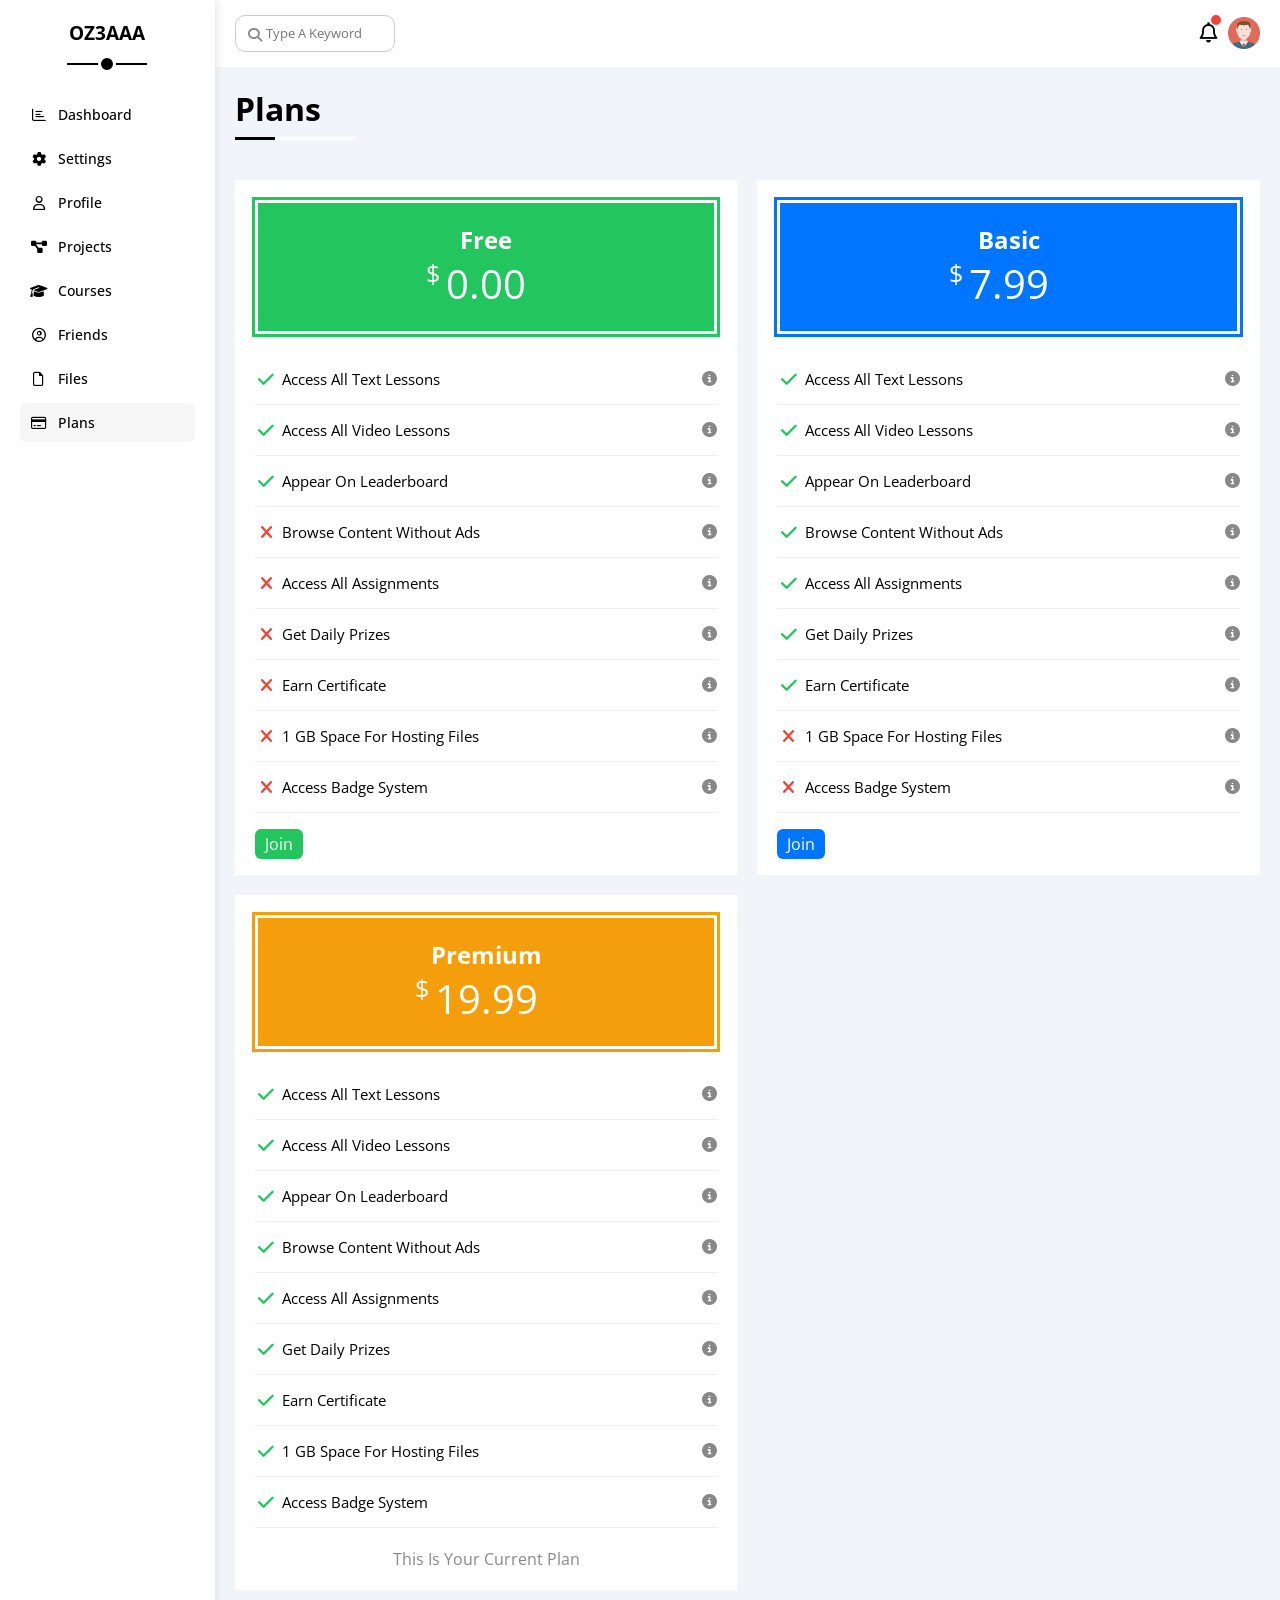
<file: plans.html>
<!DOCTYPE html>
<html lang="en">
  <head>
    <meta charset="UTF-8">
    <meta http-equiv="X-UA-Compatible" content="IE=edge">
    <meta name="viewport" content="width=device-width, initial-scale=1.0">
    <meta name="description" content="The New Dashboard">
    <!-- main Style Css -->
    <link rel="stylesheet" href="css/style.css">
    <!-- Awesome Css -->
    <link rel="stylesheet" href="css/all.min.css">
    <!-- FrameWork Css -->
    <link rel="stylesheet" href="css/frame.css">
    <!-- Normalize Css -->
    <link rel="stylesheet" href="css/normalize.css">
    <!-- Font Family -->
    <link rel="preconnect" href="https://fonts.googleapis.com" />
    <link rel="preconnect" href="https://fonts.gstatic.com" crossorigin />
    <link href="https://fonts.googleapis.com/css2?family=Open+Sans:wght@300;500&display=swap" rel="stylesheet" />
    <title>Plans</title>
  </head>
  <body>
    <div class="page d-flex">
      <!-- Start Sidebar -->
      <div class="sidebar p-20">
        <h3 class="relative txt-center">OZ3AAA</h3>
        <ul>
          <li>
            <a class="m-5b rad-6" href="dashboard.html">
              <i class="fa-regular fa-chart-bar fa-fw"></i>
              <span>Dashboard</span>
            </a>
          </li>
          <li>
            <a class="m-5b rad-6" href="settings.html">
              <i class="fa-solid fa-gear fa-fw"></i>
              <span>Settings</span>
            </a>
          </li>
          <li>
            <a class="m-5b rad-6" href="profile.html">
              <i class="fa-regular fa-user fa-fw"></i>
              <span>Profile</span>
            </a>
          </li>
          <li>
            <a class="m-5b rad-6" href="projects.html">
              <i class="fa-solid fa-diagram-project fa-fw"></i>
              <span>Projects</span>
            </a>
          </li>
          <li>
            <a class="m-5b rad-6" href="courses.html">
              <i class="fa-solid fa-graduation-cap fa-fw"></i>
              <span>Courses</span>
            </a>
          </li>
          <li>
            <a class="m-5b rad-6" href="freinds.html">
              <i class="fa-regular fa-circle-user fa-fw"></i>
              <span>Friends</span>
            </a>
          </li>
          <li>
            <a class="m-5b rad-6" href="files.html">
              <i class="fa-regular fa-file fa-fw"></i>
              <span>Files</span>
            </a>
          </li>
          <li>
            <a class="active m-5b rad-6" href="plans.html">
              <i class="fa-regular fa-credit-card fa-fw"></i>
              <span>Plans</span>
            </a>
          </li>
        </ul>
      </div>
      <!-- End Sidebar -->
      <!-- Start Content -->
      <div class="content w-100">
        <!-- Start Header -->
        <div class="header p-15-20 relative d-flex space-between">
          <div class="search">
            <input class="p-10" type="search" name="search" placeholder="Type A Keyword">
          </div>
          <div class="image d-flex align-center gap">
            <i class="fa-regular fa-bell m-10-r"></i>
            <img src="imgs/avatar.png" alt="">
          </div>
        </div>
        <!-- End Header -->
        <!-- Start sec -->
        <div class="plans-sec p-5-20-20">
          <h1 class="relative">Plans</h1>
          <div class="d-grid">
            <div class="box c-b-white p-20">
              <div class="price-box p-20 c-b-green txt-center c-white">
                <h2>Free</h2>
                <div class="price relative">
                  <span class="fs-25">$</span>
                  0.00
                </div>
              </div>
              <ul class="m-20t m-20b">
                <li class="bdr-b-eee p-15tb fs-15 d-flex align-center gap-5">
                  <i class="fa-solid fa-check fa-fw c-green"></i>
                  <span>Access All Text Lessons</span>
                  <i class="fa-solid fa-circle-info help c-grey"></i>
                </li>
                <li class="bdr-b-eee p-15tb fs-15 d-flex align-center gap-5">
                  <i class="fa-solid fa-check fa-fw c-green"></i>
                  <span>Access All Video Lessons</span>
                  <i class="fa-solid fa-circle-info help c-grey"></i>
                </li>
                <li class="bdr-b-eee p-15tb fs-15 d-flex align-center gap-5">
                  <i class="fa-solid fa-check fa-fw c-green"></i>
                  <span>Appear On Leaderboard</span>
                  <i class="fa-solid fa-circle-info help c-grey"></i>
                </li>
                <li class="bdr-b-eee p-15tb fs-15 d-flex align-center gap-5">
                  <i class="fa-solid fa-xmark fa-fw c-red"></i>
                  <span>Browse Content Without Ads</span>
                  <i class="fa-solid fa-circle-info help c-grey"></i>
                </li>
                <li class="bdr-b-eee p-15tb fs-15 d-flex align-center gap-5">
                  <i class="fa-solid fa-xmark fa-fw c-red"></i>
                  <span>Access All Assignments</span>
                  <i class="fa-solid fa-circle-info help c-grey"></i>
                </li>
                <li class="bdr-b-eee p-15tb fs-15 d-flex align-center gap-5">
                  <i class="fa-solid fa-xmark fa-fw c-red"></i>
                  <span>Get Daily Prizes</span>
                  <i class="fa-solid fa-circle-info help c-grey"></i>
                </li>
                <li class="bdr-b-eee p-15tb fs-15 d-flex align-center gap-5">
                  <i class="fa-solid fa-xmark fa-fw c-red"></i>
                  <span>Earn Certificate</span>
                  <i class="fa-solid fa-circle-info help c-grey"></i>
                </li>
                <li class="bdr-b-eee p-15tb fs-15 d-flex align-center gap-5">
                  <i class="fa-solid fa-xmark fa-fw c-red"></i>
                  <span>1 GB Space For Hosting Files</span>
                  <i class="fa-solid fa-circle-info help c-grey"></i>
                </li>
                <li class="bdr-b-eee p-15tb fs-15 d-flex align-center gap-5">
                  <i class="fa-solid fa-xmark fa-fw c-red"></i>
                  <span>Access Badge System</span>
                  <i class="fa-solid fa-circle-info help c-grey"></i>
                </li>
              </ul>
              <a href="#" class="c-white c-b-green p-4-10 rad-6">Join</a>
            </div>
            <div class="box c-b-white p-20">
              <div class="price-box blue p-20 c-b-blue txt-center c-white">
                <h2>Basic</h2>
                <div class="price relative">
                  <span class="fs-25">$</span>
                  7.99
                </div>
              </div>
              <ul class="m-20t m-20b">
                <li class="bdr-b-eee p-15tb fs-15 d-flex align-center gap-5">
                  <i class="fa-solid fa-check fa-fw c-green"></i>
                  <span>Access All Text Lessons</span>
                  <i class="fa-solid fa-circle-info help c-grey"></i>
                </li>
                <li class="bdr-b-eee p-15tb fs-15 d-flex align-center gap-5">
                  <i class="fa-solid fa-check fa-fw c-green"></i>
                  <span>Access All Video Lessons</span>
                  <i class="fa-solid fa-circle-info help c-grey"></i>
                </li>
                <li class="bdr-b-eee p-15tb fs-15 d-flex align-center gap-5">
                  <i class="fa-solid fa-check fa-fw c-green"></i>
                  <span>Appear On Leaderboard</span>
                  <i class="fa-solid fa-circle-info help c-grey"></i>
                </li>
                <li class="bdr-b-eee p-15tb fs-15 d-flex align-center gap-5">
                  <i class="fa-solid fa-check fa-fw c-green"></i>
                  <span>Browse Content Without Ads</span>
                  <i class="fa-solid fa-circle-info help c-grey"></i>
                </li>
                <li class="bdr-b-eee p-15tb fs-15 d-flex align-center gap-5">
                  <i class="fa-solid fa-check fa-fw c-green"></i>
                  <span>Access All Assignments</span>
                  <i class="fa-solid fa-circle-info help c-grey"></i>
                </li>
                <li class="bdr-b-eee p-15tb fs-15 d-flex align-center gap-5">
                  <i class="fa-solid fa-check fa-fw c-green"></i>
                  <span>Get Daily Prizes</span>
                  <i class="fa-solid fa-circle-info help c-grey"></i>
                </li>
                <li class="bdr-b-eee p-15tb fs-15 d-flex align-center gap-5">
                  <i class="fa-solid fa-check fa-fw c-green"></i>
                  <span>Earn Certificate</span>
                  <i class="fa-solid fa-circle-info help c-grey"></i>
                </li>
                <li class="bdr-b-eee p-15tb fs-15 d-flex align-center gap-5">
                  <i class="fa-solid fa-xmark fa-fw c-red"></i>
                  <span>1 GB Space For Hosting Files</span>
                  <i class="fa-solid fa-circle-info help c-grey"></i>
                </li>
                <li class="bdr-b-eee p-15tb fs-15 d-flex align-center gap-5">
                  <i class="fa-solid fa-xmark fa-fw c-red"></i>
                  <span>Access Badge System</span>
                  <i class="fa-solid fa-circle-info help c-grey"></i>
                </li>
              </ul>
              <a href="#" class="c-white c-b-blue p-4-10 rad-6">Join</a>
            </div>
            <div class="box c-b-white p-20">
              <div class="price-box orange p-20 c-b-orange txt-center c-white">
                <h2>Premium</h2>
                <div class="price relative">
                  <span class="fs-25">$</span>
                  19.99
                </div>
              </div>
              <ul class="m-20t m-20b">
                <li class="bdr-b-eee p-15tb fs-15 d-flex align-center gap-5">
                  <i class="fa-solid fa-check fa-fw c-green"></i>
                  <span>Access All Text Lessons</span>
                  <i class="fa-solid fa-circle-info help c-grey"></i>
                </li>
                <li class="bdr-b-eee p-15tb fs-15 d-flex align-center gap-5">
                  <i class="fa-solid fa-check fa-fw c-green"></i>
                  <span>Access All Video Lessons</span>
                  <i class="fa-solid fa-circle-info help c-grey"></i>
                </li>
                <li class="bdr-b-eee p-15tb fs-15 d-flex align-center gap-5">
                  <i class="fa-solid fa-check fa-fw c-green"></i>
                  <span>Appear On Leaderboard</span>
                  <i class="fa-solid fa-circle-info help c-grey"></i>
                </li>
                <li class="bdr-b-eee p-15tb fs-15 d-flex align-center gap-5">
                  <i class="fa-solid fa-check fa-fw c-green"></i>
                  <span>Browse Content Without Ads</span>
                  <i class="fa-solid fa-circle-info help c-grey"></i>
                </li>
                <li class="bdr-b-eee p-15tb fs-15 d-flex align-center gap-5">
                  <i class="fa-solid fa-check fa-fw c-green"></i>
                  <span>Access All Assignments</span>
                  <i class="fa-solid fa-circle-info help c-grey"></i>
                </li>
                <li class="bdr-b-eee p-15tb fs-15 d-flex align-center gap-5">
                  <i class="fa-solid fa-check fa-fw c-green"></i>
                  <span>Get Daily Prizes</span>
                  <i class="fa-solid fa-circle-info help c-grey"></i>
                </li>
                <li class="bdr-b-eee p-15tb fs-15 d-flex align-center gap-5">
                  <i class="fa-solid fa-check fa-fw c-green"></i>
                  <span>Earn Certificate</span>
                  <i class="fa-solid fa-circle-info help c-grey"></i>
                </li>
                <li class="bdr-b-eee p-15tb fs-15 d-flex align-center gap-5">
                  <i class="fa-solid fa-check fa-fw c-green"></i>
                  <span>1 GB Space For Hosting Files</span>
                  <i class="fa-solid fa-circle-info help c-grey"></i>
                </li>
                <li class="bdr-b-eee p-15tb fs-15 d-flex align-center gap-5">
                  <i class="fa-solid fa-check fa-fw c-green"></i>
                  <span>Access Badge System</span>
                  <i class="fa-solid fa-circle-info help c-grey"></i>
                </li>
              </ul>
              <p class="c-grey txt-center">This Is Your Current Plan</p>
            </div>
          </div>
        </div>
        <!-- End sec -->
      <!-- End Content -->
    </div>
  </body>
</html>
</file>
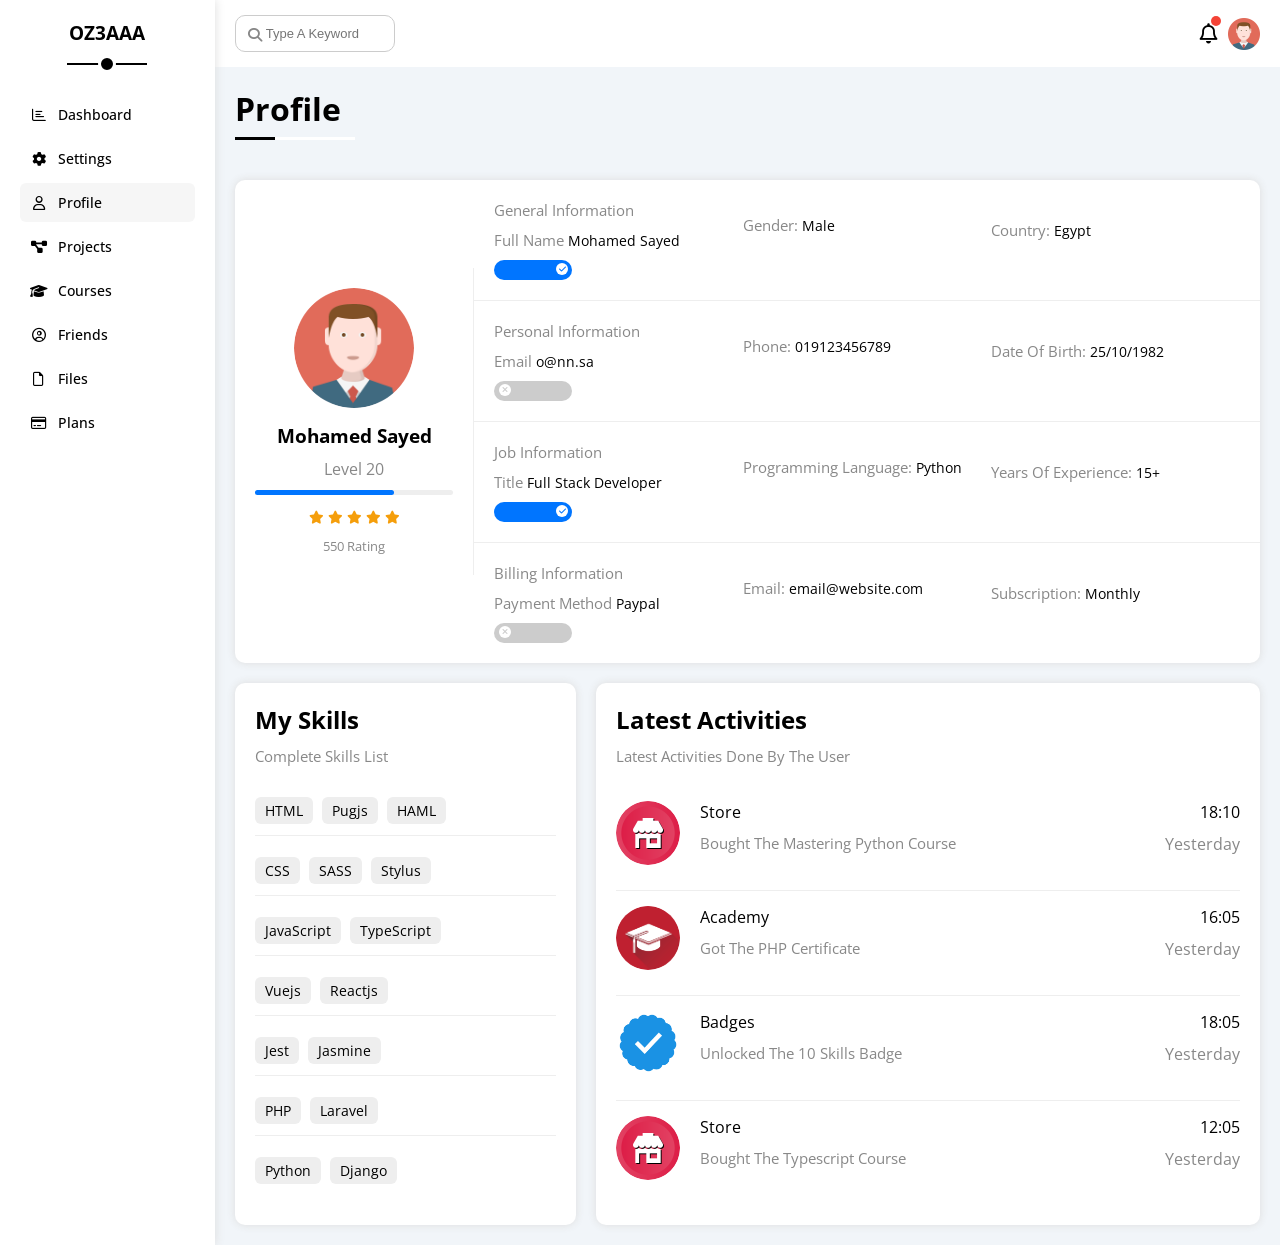
<file: profile.html>
<!DOCTYPE html>
<html lang="en">
  <head>
    <meta charset="UTF-8">
    <meta http-equiv="X-UA-Compatible" content="IE=edge">
    <meta name="viewport" content="width=device-width, initial-scale=1.0">
    <meta name="description" content="The New Dashboard">
    <!-- main Style Css -->
    <link rel="stylesheet" href="css/style.css">
    <!-- Awesome Css -->
    <link rel="stylesheet" href="css/all.min.css">
    <!-- FrameWork Css -->
    <link rel="stylesheet" href="css/frame.css">
    <!-- Font Family -->
    <link rel="preconnect" href="https://fonts.googleapis.com" />
    <link rel="preconnect" href="https://fonts.gstatic.com" crossorigin />
    <link href="https://fonts.googleapis.com/css2?family=Open+Sans:wght@300;500&display=swap" rel="stylesheet" />
    <title>Profile</title>
  </head>
  <body>
    <div class="page d-flex h-100">
      <div class="sidebar p-20">
        <h3 class="relative txt-center">OZ3AAA</h3>
        <ul>
          <li>
            <a class="m-5b rad-6" href="dashboard.html">
              <i class="fa-regular fa-chart-bar fa-fw"></i>
              <span>Dashboard</span>
            </a>
          </li>
          <li>
            <a class="m-5b rad-6" href="settings.html">
              <i class="fa-solid fa-gear fa-fw"></i>
              <span>Settings</span>
            </a>
          </li>
          <li>
            <a class="active m-5b rad-6" href="profile.html">
              <i class="fa-regular fa-user fa-fw"></i>
              <span>Profile</span>
            </a>
          </li>
          <li>
            <a class="m-5b rad-6" href="projects.html">
              <i class="fa-solid fa-diagram-project fa-fw"></i>
              <span>Projects</span>
            </a>
          </li>
          <li>
            <a class="m-5b rad-6" href="courses.html">
              <i class="fa-solid fa-graduation-cap fa-fw"></i>
              <span>Courses</span>
            </a>
          </li>
          <li>
            <a class="m-5b rad-6" href="freinds.html">
              <i class="fa-regular fa-circle-user fa-fw"></i>
              <span>Friends</span>
            </a>
          </li>
          <li>
            <a class="m-5b rad-6" href="files.html">
              <i class="fa-regular fa-file fa-fw"></i>
              <span>Files</span>
            </a>
          </li>
          <li>
            <a class="m-5b rad-6" href="plans.html">
              <i class="fa-regular fa-credit-card fa-fw"></i>
              <span>Plans</span>
            </a>
          </li>
        </ul>
      </div>
      <div class="content w-100">
        <!-- Start Header -->
        <div class="header p-15-20 relative d-flex space-between">
          <div class="search">
            <input class="p-10" type="search" name="search" placeholder="Type A Keyword">
          </div>
          <div class="image d-flex align-center gap">
            <i class="fa-regular fa-bell m-10-r"></i>
            <img src="imgs/avatar.png" alt="">
          </div>
        </div>
        <!-- End Header -->
        <!-- Start Profile Content -->
        <div class="prof-content p-5-20-20">
          <h1 class="relative">Profile</h1>
          <!-- Start Wrapper -->
          <div class="wrapper d-flex flex-wrap gap-20">
            <!-- Start Profile -->
            <div class="profile rad-10 d-flex align-center w-100">
              <!-- Start Image -->
              <div class="image-info txt-center p-20">
                <img class="m-10b" src="imgs/avatar.png" alt="">
                <h3 class="m-10b">Mohamed Sayed</h3>
                <p class="m-10b c-grey">Level 20</p>
                <span class="shape c-b-eee rad-10 m-10b d-block">
                  <span class="c-b-blue rad-10 d-block"></span>
                </span>
                <div class="rate m-10b">
                  <i class="fa-solid fa-star c-orange fs-13"></i>
                  <i class="fa-solid fa-star c-orange fs-13"></i>
                  <i class="fa-solid fa-star c-orange fs-13"></i>
                  <i class="fa-solid fa-star c-orange fs-13"></i>
                  <i class="fa-solid fa-star c-orange fs-13"></i>
                </div>
                <p class="fs-13 c-grey">550 Rating</p>
              </div>
              <!-- End Image -->
              <!-- Start Set-Info -->
              <div class="set-info w-100">
                <label>
                  <div class="box p-20 d-flex flex-wrap align-center bdr-b-eee">
                    <div class="info w-100 d-flex align-center">
                      <div class="option">
                        <h4 class="c-grey fs-15">General Information</h4>
                        <p class="m-10b m-10t fs-14"><span class="c-grey fs-15">Full Name </span>Mohamed Sayed</p>
                      </div>
                      <p class="fs-14 m-10b"><span class="c-grey fs-15">Gender: </span>Male</p>
                      <p class="fs-14"><span class="c-grey fs-15">Country: </span>Egypt</p>
                    </div>
                      <input type="checkbox" class="check" name="g-check" checked>
                      <div class="toggle relative"></div>
                  </div>
                </label>
                <label>
                  <div class="box p-20 d-flex align-center flex-wrap bdr-b-eee">
                    <div class="info d-flex align-center w-100">
                      <div class="option">
                      <h4 class="c-grey fs-15">Personal Information</h4>
                      <p class="m-10b m-10t fs-14"><span class="c-grey fs-15">Email </span>o@nn.sa</p>
                    </div>
                    <p class="fs-14 m-10b"><span class="c-grey fs-15">Phone: </span>019123456789</p>
                    <p class="fs-14"><span class="c-grey fs-15">Date Of Birth: </span>25/10/1982</p>
                    </div>
                      <input type="checkbox" class="check" name="g-check">
                      <div class="toggle relative"></div>
                  </div>
                </label>
                <label>
                  <div class="box p-20 d-flex align-center flex-wrap bdr-b-eee">
                    <div class="info d-flex align-center w-100">
                      <div class="option">
                      <h4 class="c-grey fs-15">Job Information</h4>
                      <p class="m-10b m-10t fs-14"><span class="c-grey fs-15">Title </span>Full Stack Developer</p>
                    </div>
                    <p class="fs-14 m-10b"><span class="c-grey fs-15">Programming Language: </span>Python</p>
                    <p class="fs-14"><span class="c-grey fs-15">Years Of Experience: </span>15+</p>
                    </div>
                      <input type="checkbox" class="check" name="g-check" checked>
                      <div class="toggle relative"></div>
                  </div>
                </label>
                <label>
                  <div class="box p-20 d-flex align-center flex-wrap">
                    <div class="info d-flex align-center w-100">
                      <div class="option">
                      <h4 class="c-grey fs-15">Billing Information</h4>
                      <p class="m-10b m-10t fs-14"><span class="c-grey fs-15">Payment Method </span>Paypal</p>
                    </div>
                    <p class="fs-14 m-10b"><span class="c-grey fs-15">Email: </span>email@website.com</p>
                    <p class="fs-14"><span class="c-grey fs-15">Subscription: </span>Monthly</p>
                    </div>
                      <input type="checkbox" class="check" name="g-check">
                      <div class="toggle relative"></div>
                  </div>
                </label>
              </div>
              <!-- End Set-Info -->
            </div>
            <!-- End Profile -->
            <!-- Start Skills -->
            <div class="my-skills p-20 rad-10">
              <h2 class="m-10b">My Skills</h2>
              <p class="c-grey m-0-t fs-15 m-20b">
                Complete Skills List
              </p>
              <ul>
                <li class="fs-14 txt-center-mobile m-10b p-15tb bdr-b-eee">
                  <span class="c-b-eee p-4-10 rad-6 m-5-r">HTML</span>
                  <span class="c-b-eee p-4-10 rad-6 m-5-r">Pugjs</span>
                  <span class="c-b-eee p-4-10 rad-6 m-5-r">HAML</span>
                </li>
                <li class="fs-14 txt-center-mobile m-10b p-15tb bdr-b-eee">
                  <span class="c-b-eee p-4-10 rad-6 m-5-r">CSS</span>
                  <span class="c-b-eee p-4-10 rad-6 m-5-r">SASS</span>
                  <span class="c-b-eee p-4-10 rad-6 m-5-r">Stylus</span>
                </li>
                <li class="fs-14 txt-center-mobile m-10b p-15tb bdr-b-eee">
                  <span class="c-b-eee p-4-10 rad-6 m-5-r">JavaScript</span>
                  <span class="c-b-eee p-4-10 rad-6 m-5-r">TypeScript</span>
                </li>
                <li class="fs-14 txt-center-mobile m-10b p-15tb bdr-b-eee">
                  <span class="c-b-eee p-4-10 rad-6 m-5-r">Vuejs</span>
                  <span class="c-b-eee p-4-10 rad-6 m-5-r">Reactjs</span>
                </li>
                <li class="fs-14 txt-center-mobile m-10b p-15tb bdr-b-eee">
                  <span class="c-b-eee p-4-10 rad-6 m-5-r">Jest</span>
                  <span class="c-b-eee p-4-10 rad-6 m-5-r">Jasmine</span>
                </li>
                <li class="fs-14 txt-center-mobile m-10b p-15tb bdr-b-eee">
                  <span class="c-b-eee p-4-10 rad-6 m-5-r">PHP</span>
                  <span class="c-b-eee p-4-10 rad-6 m-5-r">Laravel</span>
                </li>
                <li class="fs-14 txt-center-mobile m-10b p-15tb">
                  <span class="c-b-eee p-4-10 rad-6 m-5-r">Python</span>
                  <span class="c-b-eee p-4-10 rad-6 m-5-r">Django</span>
                </li>
              </ul>
            </div>
            <!-- End Skills -->
            <!-- Start Activities -->
            <div class="latest-activities p-20 rad-10">
              <h2 class="m-10b">Latest Activities</h2>
              <p class="c-grey m-0-t fs-15 m-20b">
                Latest Activities Done By The User
              </p>
              <div class="activity d-flex bdr-b-eee p-15tb txt-center-mobile">
                <img class="m-10b" src="imgs/activity-01.png" alt="">
                <div class="info m-20-l">
                  <span class="d-block m-10b">Store</span>
                  <p class="fs-15 m-10b c-grey">
                    Bought The Mastering Python Course
                  </p>
                </div>
                <div class="date">
                  <span class="m-10b d-block">18:10</span>
                  <p class="c-grey">Yesterday</p>
                </div>
              </div>
              <div class="activity d-flex bdr-b-eee p-15tb txt-center-mobile">
                <img class="m-10b" src="imgs/activity-02.png" alt="">
                <div class="info m-20-l">
                  <span class="d-block m-10b">Academy</span>
                  <p class="fs-15 m-10b c-grey">
                    Got The PHP Certificate
                  </p>
                </div>
                <div class="date">
                  <span class="m-10b d-block">16:05</span>
                  <p class="c-grey">Yesterday</p>
                </div>
              </div>
              <div class="activity d-flex bdr-b-eee p-15tb txt-center-mobile">
                <img class="m-10b" src="imgs/activity-03.png" alt="">
                <div class="info m-20-l">
                  <span class="d-block m-10b m-10b">Badges</span>
                  <p class="fs-15 m-10b c-grey">
                    Unlocked The 10 Skills Badge
                  </p>
                </div>
                <div class="date">
                  <span class="m-10b d-block">18:05</span>
                  <p class="c-grey">Yesterday</p>
                </div>
              </div>
              <div class="activity d-flex p-15tb txt-center-mobile">
                <img class="m-10b" src="imgs/activity-01.png" alt="">
                <div class="info m-20-l">
                  <span class="d-block m-10b">Store</span>
                  <p class="fs-15 m-10b c-grey">
                    Bought The Typescript Course
                  </p>
                </div>
                <div class="date">
                  <span class="m-10b d-block">12:05</span>
                  <p class="c-grey">Yesterday</p>
                </div>
              </div>
            </div>
            <!-- End Activities -->
          </div>
          <!-- End Wrapper -->
        </div>
        <!-- End Profile Content -->
      </div>
    </div>
  </body>
</html>
</file>
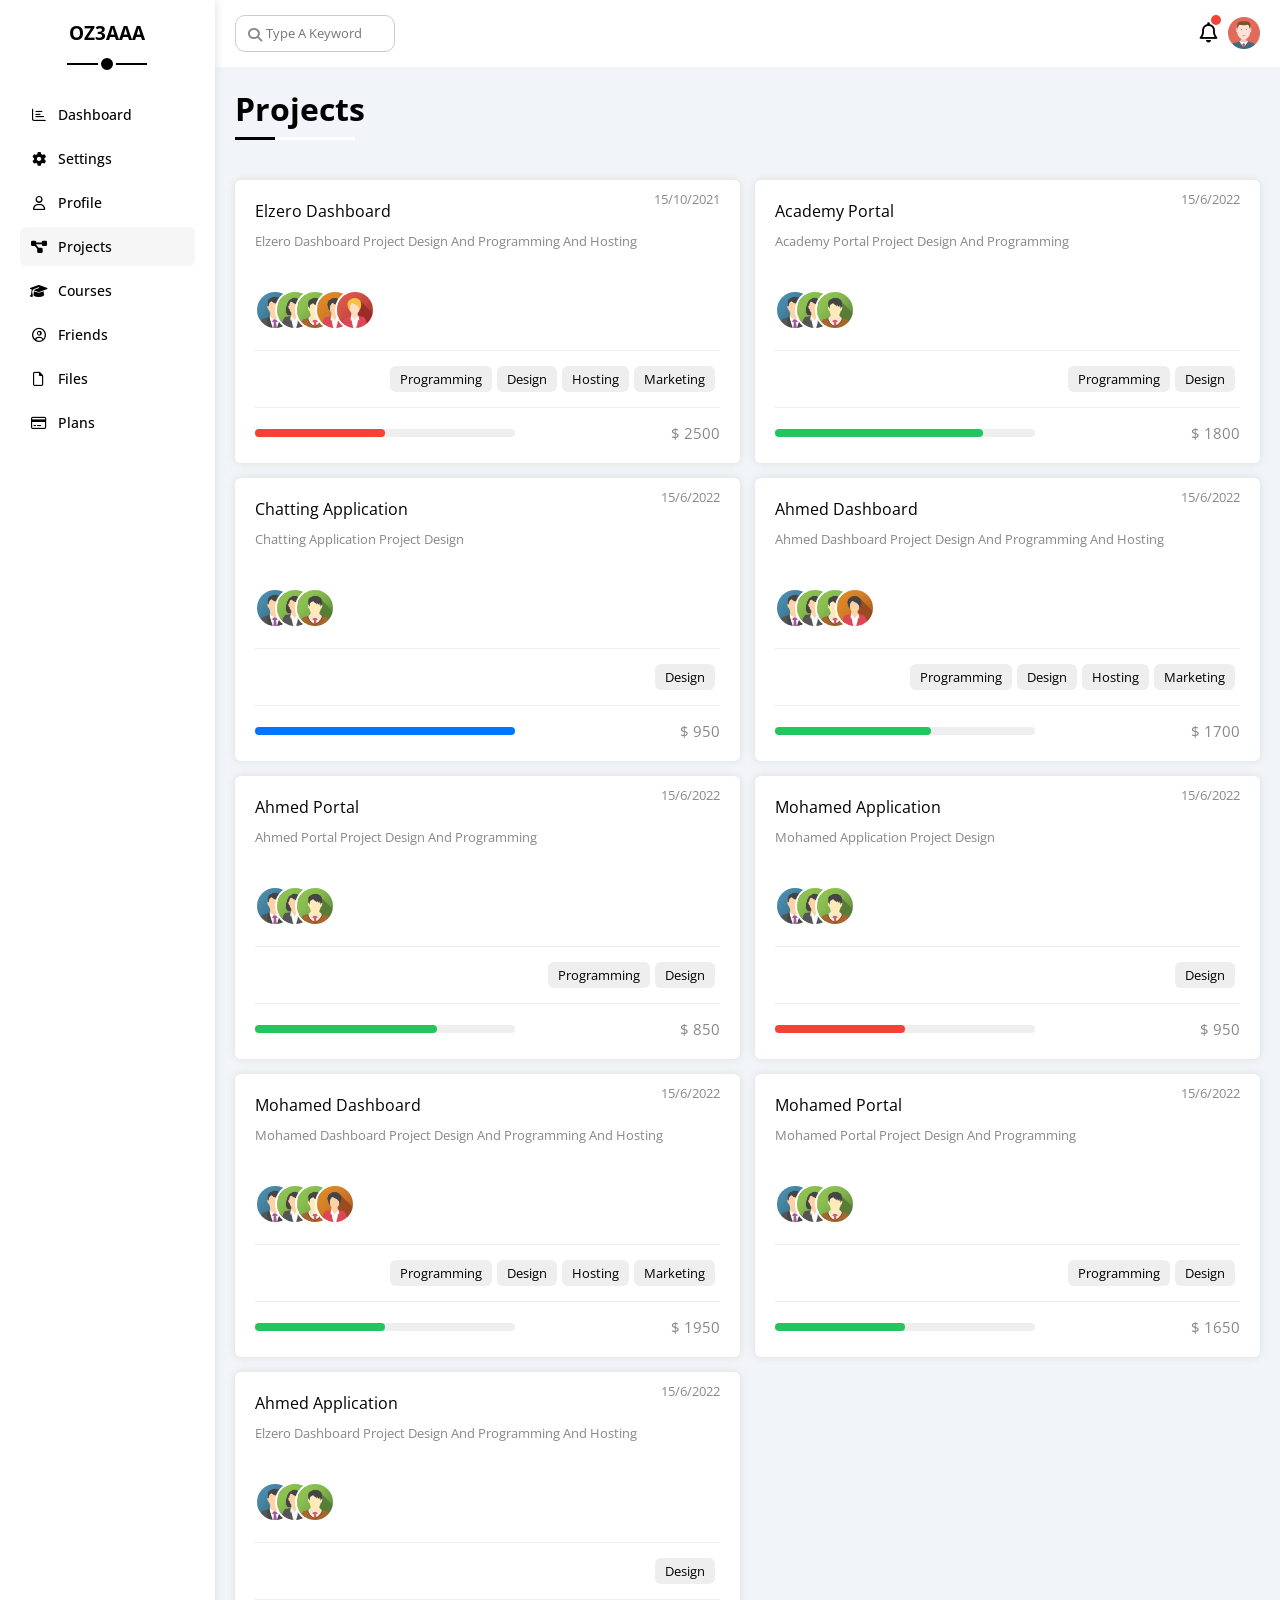
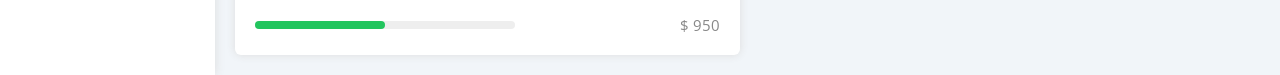
<file: projects.html>
<!DOCTYPE html>
<html lang="en">
  <head>
    <meta charset="UTF-8">
    <meta http-equiv="X-UA-Compatible" content="IE=edge">
    <meta name="viewport" content="width=device-width, initial-scale=1.0">
    <meta name="description" content="The New Dashboard">
    <!-- main Style Css -->
    <link rel="stylesheet" href="css/style.css">
    <!-- Awesome Css -->
    <link rel="stylesheet" href="css/all.min.css">
    <!-- FrameWork Css -->
    <link rel="stylesheet" href="css/frame.css">
    <!-- Normalize Css -->
    <link rel="stylesheet" href="css/normalize.css">
    <!-- Font Family -->
    <link rel="preconnect" href="https://fonts.googleapis.com" />
    <link rel="preconnect" href="https://fonts.gstatic.com" crossorigin />
    <link href="https://fonts.googleapis.com/css2?family=Open+Sans:wght@300;500&display=swap" rel="stylesheet" />
    <title>Peojects</title>
  </head>
  <body>
    <div class="page d-flex">
      <div class="sidebar p-20">
        <h3 class="relative txt-center">OZ3AAA</h3>
        <ul>
          <li>
            <a class="m-5b rad-6" href="dashboard.html">
              <i class="fa-regular fa-chart-bar fa-fw"></i>
              <span>Dashboard</span>
            </a>
          </li>
          <li>
            <a class="m-5b rad-6" href="settings.html">
              <i class="fa-solid fa-gear fa-fw"></i>
              <span>Settings</span>
            </a>
          </li>
          <li>
            <a class="m-5b rad-6" href="profile.html">
              <i class="fa-regular fa-user fa-fw"></i>
              <span>Profile</span>
            </a>
          </li>
          <li>
            <a class="active m-5b rad-6" href="projects.html">
              <i class="fa-solid fa-diagram-project fa-fw"></i>
              <span>Projects</span>
            </a>
          </li>
          <li>
            <a class="m-5b rad-6" href="courses.html">
              <i class="fa-solid fa-graduation-cap fa-fw"></i>
              <span>Courses</span>
            </a>
          </li>
          <li>
            <a class="m-5b rad-6" href="freinds.html">
              <i class="fa-regular fa-circle-user fa-fw"></i>
              <span>Friends</span>
            </a>
          </li>
          <li>
            <a class="m-5b rad-6" href="files.html">
              <i class="fa-regular fa-file fa-fw"></i>
              <span>Files</span>
            </a>
          </li>
          <li>
            <a class="m-5b rad-6" href="plans.html">
              <i class="fa-regular fa-credit-card fa-fw"></i>
              <span>Plans</span>
            </a>
          </li>
        </ul>
      </div>
      <!-- Start Content -->
      <div class="content w-100">
        <!-- Start Header -->
        <div class="header p-15-20 relative d-flex space-between">
          <div class="search">
            <input class="p-10" type="search" name="search" placeholder="Type A Keyword">
          </div>
          <div class="image d-flex align-center gap">
            <i class="fa-regular fa-bell m-10-r"></i>
            <img src="imgs/avatar.png" alt="">
          </div>
        </div>
        <!-- End Header -->
        <div class="proj-content p-5-20-20">
          <h1 class="relative">
            Projects
          </h1>
          <!-- Start Wrapper -->
          <div class="wrapper d-grid gap-15">
            <!-- Start Box -->
            <div class="box p-20 c-b-white rad-6">
              <div class="d-flex space-between">
                <span>Elzero Dashboard</span>
                <span class="date c-grey fs-13">15/10/2021</span>
              </div>
              <p class="fs-13 c-grey m-10t">Elzero Dashboard Project Design And Programming And Hosting</p>
              <div class="images relative bdr-b-eee">
                <a href="#"><img src="imgs/team-01.png" alt=""></a>
                <a href="#"><img src="imgs/team-02.png" alt=""></a>
                <a href="#"><img src="imgs/team-03.png" alt=""></a>
                <a href="#"><img src="imgs/team-04.png" alt=""></a>
                <a href="#"><img src="imgs/team-05.png" alt=""></a>
              </div>
              <div class="do d-flex  mobile-flex p-15tb bdr-b-eee">
                <span class="c-b-eee p-4-10 rad-6 m-5-r fs-13">Programming</span>
                <span class="c-b-eee p-4-10 rad-6 m-5-r fs-13">Design</span>
                <span class="c-b-eee p-4-10 rad-6 m-5-r fs-13">Hosting</span>
                <span class="c-b-eee p-4-10 rad-6 m-5-r fs-13">Marketing</span>
              </div>
              <div class="price d-flex mobile-flex space-between m-15t align-center">
                <span class="prog d-block c-b-eee rad-6">
                  <span class="c-b-red rad-6 d-block"></span>
                </span>
                <span class="d-block fs-15 c-grey">$ 2500</span>
              </div>
            </div>
            <!-- End Box -->
            <!-- Start Box -->
            <div class="box p-20 c-b-white rad-6">
              <div class="d-flex space-between">
                <span>Academy Portal</span>
                <span class="date c-grey fs-13">15/6/2022</span>
              </div>
              <p class="fs-13 c-grey m-10t">Academy Portal Project Design And Programming</p>
              <div class="images relative bdr-b-eee">
                <a href="#"><img src="imgs/team-01.png" alt=""></a>
                <a href="#"><img src="imgs/team-02.png" alt=""></a>
                <a href="#"><img src="imgs/team-03.png" alt=""></a>
              </div>
              <div class="do d-flex  mobile-flex p-15tb bdr-b-eee">
                <span class="c-b-eee p-4-10 rad-6 m-5-r fs-13">Programming</span>
                <span class="c-b-eee p-4-10 rad-6 m-5-r fs-13">Design</span>
              </div>
              <div class="price d-flex mobile-flex space-between m-15t align-center">
                <span class="prog d-block c-b-eee rad-6">
                  <span class="prog-2 c-b-green rad-6 d-block"></span>
                </span>
                <span class="d-block fs-15 c-grey">$ 1800</span>
              </div>
            </div>
            <!-- End Box -->
            <!-- Start Box -->
            <div class="box p-20 c-b-white rad-6">
              <div class="d-flex space-between">
                <span>Chatting Application</span>
                <span class="date c-grey fs-13">15/6/2022</span>
              </div>
              <p class="fs-13 c-grey m-10t">Chatting Application Project Design</p>
              <div class="images relative bdr-b-eee">
                <a href="#"><img src="imgs/team-01.png" alt=""></a>
                <a href="#"><img src="imgs/team-02.png" alt=""></a>
                <a href="#"><img src="imgs/team-03.png" alt=""></a>
              </div>
              <div class="do d-flex  mobile-flex p-15tb bdr-b-eee">
                <span class="c-b-eee p-4-10 rad-6 m-5-r fs-13">Design</span>
              </div>
              <div class="price d-flex mobile-flex space-between m-15t align-center">
                <span class="prog d-block c-b-eee rad-6">
                  <span class="c-b-blue rad-6 d-block w-100"></span>
                </span>
                <span class="d-block fs-15 c-grey">$ 950</span>
              </div>
            </div>
            <!-- End Box -->
            <!-- Start Box -->
            <div class="box p-20 c-b-white rad-6">
              <div class="d-flex space-between">
                <span>Ahmed Dashboard</span>
                <span class="date c-grey fs-13">15/6/2022</span>
              </div>
              <p class="fs-13 c-grey m-10t">Ahmed Dashboard Project Design And Programming And Hosting</p>
              <div class="images relative bdr-b-eee">
                <a href="#"><img src="imgs/team-01.png" alt=""></a>
                <a href="#"><img src="imgs/team-02.png" alt=""></a>
                <a href="#"><img src="imgs/team-03.png" alt=""></a>
                <a href="#"><img src="imgs/team-04.png" alt=""></a>
              </div>
              <div class="do d-flex  mobile-flex p-15tb bdr-b-eee">
                <span class="c-b-eee p-4-10 rad-6 m-5-r fs-13">Programming</span>
                <span class="c-b-eee p-4-10 rad-6 m-5-r fs-13">Design</span>
                <span class="c-b-eee p-4-10 rad-6 m-5-r fs-13">Hosting</span>
                <span class="c-b-eee p-4-10 rad-6 m-5-r fs-13">Marketing</span>
              </div>
              <div class="price d-flex mobile-flex space-between m-15t align-center">
                <span class="prog d-block c-b-eee rad-6">
                  <span class="prog-4 c-b-green rad-6 d-block"></span>
                </span>
                <span class="d-block fs-15 c-grey">$ 1700</span>
              </div>
            </div>
            <!-- End Box -->
            <!-- Start Box -->
            <div class="box p-20 c-b-white rad-6">
              <div class="d-flex space-between">
                <span>Ahmed Portal</span>
                <span class="date c-grey fs-13">15/6/2022</span>
              </div>
              <p class="fs-13 c-grey m-10t">Ahmed Portal Project Design And Programming</p>
              <div class="images relative bdr-b-eee">
                <a href="#"><img src="imgs/team-01.png" alt=""></a>
                <a href="#"><img src="imgs/team-02.png" alt=""></a>
                <a href="#"><img src="imgs/team-03.png" alt=""></a>
              </div>
              <div class="do d-flex  mobile-flex p-15tb bdr-b-eee">
                <span class="c-b-eee p-4-10 rad-6 m-5-r fs-13">Programming</span>
                <span class="c-b-eee p-4-10 rad-6 m-5-r fs-13">Design</span>
              </div>
              <div class="price d-flex mobile-flex space-between m-15t align-center">
                <span class="prog d-block c-b-eee rad-6">
                  <span class="prog-5 c-b-green rad-6 d-block"></span>
                </span>
                <span class="d-block fs-15 c-grey">$ 850</span>
              </div>
            </div>
            <!-- End Box -->
            <!-- Start Box -->
            <div class="box p-20 c-b-white rad-6">
              <div class="d-flex space-between">
                <span>Mohamed Application</span>
                <span class="date c-grey fs-13">15/6/2022</span>
              </div>
              <p class="fs-13 c-grey m-10t">Mohamed Application Project Design</p>
              <div class="images relative bdr-b-eee">
                <a href="#"><img src="imgs/team-01.png" alt=""></a>
                <a href="#"><img src="imgs/team-02.png" alt=""></a>
                <a href="#"><img src="imgs/team-03.png" alt=""></a>
              </div>
              <div class="do d-flex  mobile-flex p-15tb bdr-b-eee">
                <span class="c-b-eee p-4-10 rad-6 m-5-r fs-13">Design</span>
              </div>
              <div class="price d-flex mobile-flex space-between m-15t align-center">
                <span class="prog d-block c-b-eee rad-6">
                  <span class="c-b-red rad-6 d-block"></span>
                </span>
                <span class="d-block fs-15 c-grey">$ 950</span>
              </div>
            </div>
            <!-- End Box -->
            <!-- Start Box -->
            <div class="box p-20 c-b-white rad-6">
              <div class="d-flex space-between">
                <span>Mohamed Dashboard</span>
                <span class="date c-grey fs-13">15/6/2022</span>
              </div>
              <p class="fs-13 c-grey m-10t">Mohamed Dashboard Project Design And Programming And Hosting</p>
              <div class="images relative bdr-b-eee">
                <a href="#"><img src="imgs/team-01.png" alt=""></a>
                <a href="#"><img src="imgs/team-02.png" alt=""></a>
                <a href="#"><img src="imgs/team-03.png" alt=""></a>
                <a href="#"><img src="imgs/team-04.png" alt=""></a>
              </div>
              <div class="do d-flex  mobile-flex p-15tb bdr-b-eee">
                <span class="c-b-eee p-4-10 rad-6 m-5-r fs-13">Programming</span>
                <span class="c-b-eee p-4-10 rad-6 m-5-r fs-13">Design</span>
                <span class="c-b-eee p-4-10 rad-6 m-5-r fs-13">Hosting</span>
                <span class="c-b-eee p-4-10 rad-6 m-5-r fs-13">Marketing</span>
              </div>
              <div class="price d-flex mobile-flex space-between m-15t align-center">
                <span class="prog d-block c-b-eee rad-6">
                  <span class="c-b-green rad-6 d-block"></span>
                </span>
                <span class="d-block fs-15 c-grey">$ 1950</span>
              </div>
            </div>
            <!-- End Box -->
            <!-- Start Box -->
            <div class="box p-20 c-b-white rad-6">
              <div class="d-flex space-between">
                <span>Mohamed Portal</span>
                <span class="date c-grey fs-13">15/6/2022</span>
              </div>
              <p class="fs-13 c-grey m-10t">Mohamed Portal Project Design And Programming</p>
              <div class="images relative bdr-b-eee">
                <a href="#"><img src="imgs/team-01.png" alt=""></a>
                <a href="#"><img src="imgs/team-02.png" alt=""></a>
                <a href="#"><img src="imgs/team-03.png" alt=""></a>
              </div>
              <div class="do d-flex  mobile-flex p-15tb bdr-b-eee">
                <span class="c-b-eee p-4-10 rad-6 m-5-r fs-13">Programming</span>
                <span class="c-b-eee p-4-10 rad-6 m-5-r fs-13">Design</span>
              </div>
              <div class="price d-flex mobile-flex space-between m-15t align-center">
                <span class="prog d-block c-b-eee rad-6">
                  <span class="c-b-green rad-6 d-block"></span>
                </span>
                <span class="d-block fs-15 c-grey">$ 1650</span>
              </div>
            </div>
            <!-- End Box -->
            <!-- Start Box -->
            <div class="box p-20 c-b-white rad-6">
              <div class="d-flex space-between">
                <span>Ahmed Application</span>
                <span class="date c-grey fs-13">15/6/2022</span>
              </div>
              <p class="fs-13 c-grey m-10t">Elzero Dashboard Project Design And Programming And Hosting</p>
              <div class="images relative bdr-b-eee">
                <a href="#"><img src="imgs/team-01.png" alt=""></a>
                <a href="#"><img src="imgs/team-02.png" alt=""></a>
                <a href="#"><img src="imgs/team-03.png" alt=""></a>
              </div>
              <div class="do d-flex  mobile-flex p-15tb bdr-b-eee">
                <span class="c-b-eee p-4-10 rad-6 m-5-r fs-13">Design</span>
              </div>
              <div class="price d-flex mobile-flex space-between m-15t align-center">
                <span class="prog d-block c-b-eee rad-6">
                  <span class="c-b-green rad-6 d-block"></span>
                </span>
                <span class="d-block fs-15 c-grey">$ 950</span>
              </div>
            </div>
            <!-- End Box -->
          </div>
          <!-- End Wrapper -->
        </div>
      </div>
      <!-- End Content -->
    </div>
  </body>
</html>
</file>
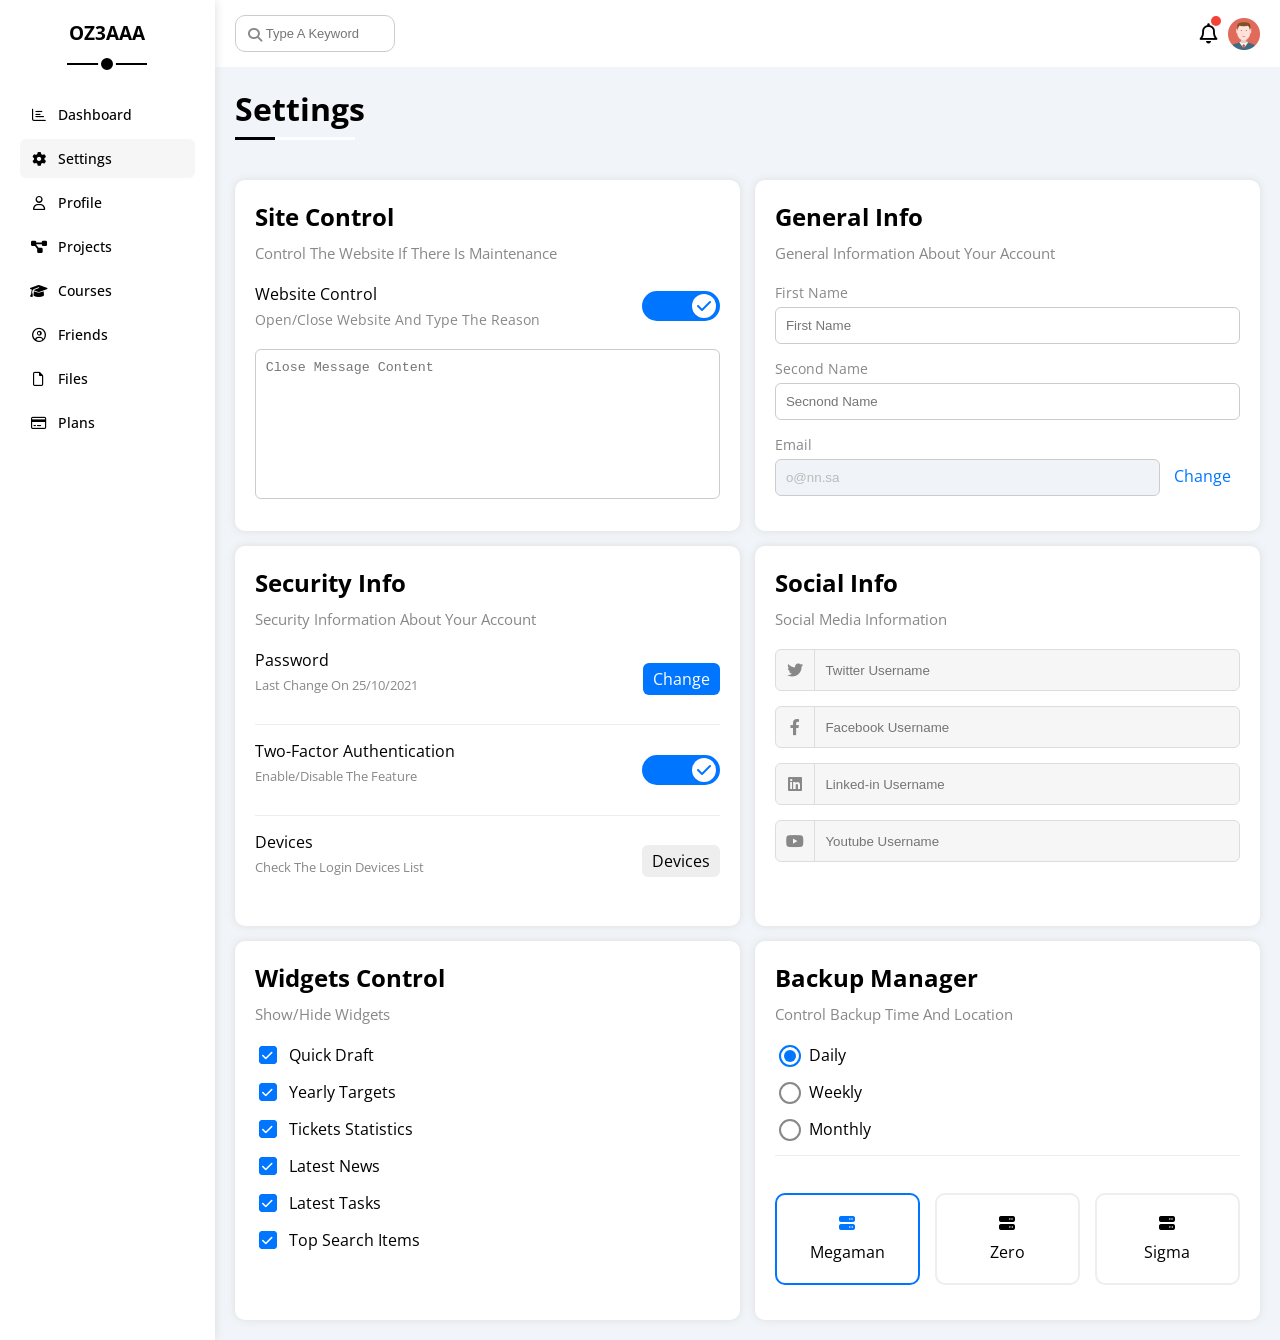
<file: settings.html>
<!DOCTYPE html>
<html lang="en">
  <head>
    <meta charset="UTF-8">
    <meta http-equiv="X-UA-Compatible" content="IE=edge">
    <meta name="viewport" content="width=device-width, initial-scale=1.0">
    <meta name="description" content="The New Dashboard">
    <!-- main Style Css -->
    <link rel="stylesheet" href="css/style.css">
    <!-- Awesome Css -->
    <link rel="stylesheet" href="css/all.min.css">
    <!-- FrameWork Css -->
    <link rel="stylesheet" href="css/frame.css">
    <!-- Font Family -->
    <link rel="preconnect" href="https://fonts.googleapis.com" />
    <link rel="preconnect" href="https://fonts.gstatic.com" crossorigin />
    <link href="https://fonts.googleapis.com/css2?family=Open+Sans:wght@300;500&display=swap" rel="stylesheet" />
    <title>Settings</title>
  </head>
  <body>
    <div class="page d-flex h-100">
      <div class="sidebar p-20">
        <h3 class="relative txt-center">OZ3AAA</h3>
        <ul>
          <li>
            <a class="m-5b rad-6" href="dashboard.html">
              <i class="fa-regular fa-chart-bar fa-fw"></i>
              <span>Dashboard</span>
            </a>
          </li>
          <li>
            <a class="active m-5b rad-6" href="settings.html">
              <i class="fa-solid fa-gear fa-fw"></i>
              <span>Settings</span>
            </a>
          </li>
          <li>
            <a class="m-5b rad-6" href="profile.html">
              <i class="fa-regular fa-user fa-fw"></i>
              <span>Profile</span>
            </a>
          </li>
          <li>
            <a class="m-5b rad-6" href="projects.html">
              <i class="fa-solid fa-diagram-project fa-fw"></i>
              <span>Projects</span>
            </a>
          </li>
          <li>
            <a class="m-5b rad-6" href="courses.html">
              <i class="fa-solid fa-graduation-cap fa-fw"></i>
              <span>Courses</span>
            </a>
          </li>
          <li>
            <a class="m-5b rad-6" href="freinds.html">
              <i class="fa-regular fa-circle-user fa-fw"></i>
              <span>Friends</span>
            </a>
          </li>
          <li>
            <a class="m-5b rad-6" href="files.html">
              <i class="fa-regular fa-file fa-fw"></i>
              <span>Files</span>
            </a>
          </li>
          <li>
            <a class="m-5b rad-6" href="plans.html">
              <i class="fa-regular fa-credit-card fa-fw"></i>
              <span>Plans</span>
            </a>
          </li>
        </ul>
      </div>
      <div class="content w-100">
        <!-- Start Header -->
        <div class="header p-15-20 relative d-flex space-between">
          <div class="search">
            <input class="p-10" type="search" name="search" placeholder="Type A Keyword">
          </div>
          <div class="image d-flex align-center gap">
            <i class="fa-regular fa-bell m-10-r"></i>
            <img src="imgs/avatar.png" alt="">
          </div>
        </div>
        <!-- End Header -->
        <div class="set-content p-5-20-20">
          <h1 class="relative">Settings</h1>
          <div class="wrapper d-grid gap-15">
            <!-- Start Control -->
            <div class="control p-20 rad-10">
              <h2 class="m-10b">Site Control</h2>
              <p class="m-0-t m-20b fs-15 c-grey">Control The Website If There Is Maintenance</p>
              <div class="box flex-between m-20b">
                <div class="text">
                  <span>Website Control</span>
                  <p class="fs-14 c-grey m-5t">
                    Open/Close Website And Type The Reason
                  </p>
                </div>
                <label>
                  <input class="check d-none" type="checkbox" checked name="control">
                  <div class="toggle relative"></div>
                </label>
              </div>
              <textarea class="rad-6 p-10 bdr-ccc" name="set-message" placeholder="Close Message Content"></textarea>
            </div>
            <!-- End Control -->
            <!-- Start General -->
            <div class="general p-20 rad-10">
              <h2 class="m-10b">General Info</h2>
              <p class="m-20b fs-15 c-grey">
                General Information About Your Account
              </p>
              <form action="">
                <label>
                  <span class="m-5b d-block c-grey fs-14">First Name</span>
                  <input class="d-block m-15b w-100 rad-6 bdr-ccc p-10" type="text" name="first-name" placeholder="First Name" autocomplete="first name">
                </label>
                <label>
                  <span class="m-5b d-block c-grey fs-14">Second Name</span>
                  <input class="d-block m-15b w-100 rad-6 bdr-ccc p-10" type="text" name="second-name" placeholder="Secnond Name" autocomplete="second name">
                </label>
                <label for="email">
                  <span class="m-5b d-block c-grey fs-14">Email</span>
                </label>
                <input class="m-15b m-10-r rad-6 bdr-ccc p-10" type="email" autocomplete="email" id="email" value="o@nn.sa" name="mail" disabled>
                <a href="#" class="c-blue">Change</a>
              </form>
            </div>
            <!-- End General -->
            <!-- Start Security -->
            <div class="security p-20 rad-10">
              <h2 class="m-10b">Security Info</h2>
              <p class="m-20b fs-15 c-grey">
                Security Information About Your Account
              </p>
              <div class="p-15b m-15t bdr-b-eee flex-between">
                <div class="text p-15b">
                  <span>Password</span>
                  <p class="fs-13 c-grey m-5t">
                    Last Change On 25/10/2021
                  </p>
                </div>
                <a href="#" class="p-5-10 c-white c-b-blue rad-6">Change</a>
              </div>
              <div class="p-15b m-15t bdr-b-eee flex-between">
                <div class="text p-15b">
                  <span>Two-Factor Authentication</span>
                  <p class="fs-13 c-grey m-5t">
                    Enable/Disable The Feature
                  </p>
                </div>
                <label>
                  <input class="check d-none" type="checkbox" checked name="check">
                  <div class="toggle relative"></div>
                </label>
              </div>
              <div class="p-15b m-15t flex-between">
                <div class="text p-15b">
                  <span>Devices</span>
                  <p class="fs-13 c-grey m-5t">
                    Check The Login Devices List
                  </p>
                </div>
                <a href="#" class="p-5-10 c-b-eee rad-6">Devices</a>
              </div>
            </div>
            <!-- End Security -->
            <!-- Start Social -->
            <div class="social-info p-20 rad-10">
              <h2 class="m-10b">Social Info</h2>
              <p class="m-20b fs-15 c-grey">
                Social Media Information
              </p>
              <label class="username d-flex align-center m-15b c-b-most rad-6">
                <i class="fa-brands fa-twitter flex-center m-10-r c-grey"></i>
                <input type="text" name="twitter" placeholder="Twitter Username">
              </label>
              <label class="username d-flex c-b-most rad-6 m-15b">
                <i class="fa-brands fa-facebook-f flex-center m-10-r c-grey"></i>
                <input type="text" name="facebook" placeholder="Facebook Username">
              </label>
              <label class="username d-flex c-b-most rad-6 m-15b">
                <i class="fa-brands fa-linkedin flex-center m-10-r c-grey"></i>
                <input type="text" name="linked-in" placeholder="Linked-in Username">
              </label>
              <label class="username d-flex c-b-most rad-6 m-15b">
                <i class="fa-brands fa-youtube flex-center m-10-r c-grey"></i>
                <input type="text" name="youtube" placeholder="Youtube Username">
              </label>
            </div>
            <!-- End Social -->
            <!-- Start Widgets Control -->
            <div class="widgets p-20 rad-10">
              <h2 class="m-10b">Widgets Control</h2>
              <p class="m-20b fs-15 c-grey">
                Show/Hide Widgets
              </p>
              <label class="d-block m-15b">
                <input class="widge-check m-10-l" type="checkbox" name="draft" checked>
                <span class="m-20-l relative">Quick Draft</span>
              </label>
              <label class="d-block m-15b">
                <input class="widge-check m-10-l" type="checkbox" name="draft" checked>
                <span class="m-20-l relative">Yearly Targets</span>
              </label>
              <label class="d-block m-15b">
                <input class="widge-check m-10-l" type="checkbox" name="draft" checked>
                <span class="m-20-l relative">Tickets Statistics</span>
              </label>
              <label class="d-block m-15b">
                <input class="widge-check m-10-l" type="checkbox" name="draft" checked>
                <span class="m-20-l relative">Latest News</span>
              </label>
              <label class="d-block m-15b">
                <input class="widge-check m-10-l" type="checkbox" name="draft" checked>
                <span class="m-20-l relative">Latest Tasks</span>
              </label>
              <label class="d-block">
                <input class="widge-check m-10-l" type="checkbox" name="draft" checked>
                <span class="m-20-l relative">Top Search Items</span>
              </label>
            </div>
            <!-- End Widgets Control -->
            <!-- Start Backup -->
            <div class="backup p-20 rad-10">
              <h2 class="m-10b">Backup Manager</h2>
              <p class="m-20b fs-15 c-grey">
                Control Backup Time And Location
              </p>
                <div class="radio-box m-15b">
                  <input type="radio" id="daily" name="time" checked>
                  <label for="daily" class="relative">Daily</label>
                </div>
                <div class="radio-box m-15b">
                  <input type="radio" id="weekly" name="time">
                  <label for="weekly" class="relative">Weekly</label>
                </div>
                <div class="radio-box">
                  <input type="radio" id="monthly" name="time">
                  <label for="monthly" class="relative">Monthly</label>
                </div>
                <div class="radio-list m-15t gap-15">
                  <div class="radio-serve">
                    <input type="radio" id="mega" name="serve" checked>
                    <label for="mega" class="d-block txt-center p-20 rad-10">
                      <i class="fa-solid fa-server d-block m-10b"></i>
                      Megaman
                    </label>
                  </div>
                  <div class="radio-serve">
                    <input type="radio" id="zero" name="serve">
                    <label for="zero" class="d-block txt-center p-20 rad-10">
                      <i class="fa-solid fa-server d-block m-10b"></i>
                      Zero
                    </label>
                  </div>
                  <div class="radio-serve m-15b">
                    <input type="radio" id="sigma" name="serve">
                    <label for="sigma" class="d-block txt-center p-20 rad-10">
                      <i class="fa-solid fa-server d-block m-10b"></i>
                      Sigma
                    </label>
                  </div>
                </div>
            </div>
            <!-- End Backup -->
          </div>
        </div>
      </div>
    </div>
  </body>
</html>
</file>
<file: css/frame.css>
/* Start Colors */
:root {
  --blue-color: #0075ff;
  --blue-alt-color: #0d69d5;
  --orange-color: #f59e0b;
  --green-color: #22c55e;
  --red-color: #f44336;
  --grey-color: #888;
  --most-color: #f6f6f6;
  --eee-color: #eee;
  --white-color: white;
  --main-transtion: 0.3s;
}
.c-b-white {
  background-color: white;
}
.c-white {
  color: white;
}
.c-b-red {
  background-color: var(--red-color);
}
.c-red {
  color: var(--red-color);
}
.c-b-eee {
  background-color: #eee;
}
.c-blue {
  color: var(--blue-color);
}
.c-b-blue {
  background-color: var(--blue-color) !important;
}
.c-grey {
  color: var(--grey-color);
}
.c-b-grey {
  background-color: var(--grey-color);
}
.c-green {
  color: var(--green-color);
}
.c-b-green {
  background-color: var(--green-color);
}
.c-orange {
  color: var(--orange-color);
}
.c-b-orange {
  background-color: var(--orange-color);
}
.c-grey {
  color: var(--grey-color);
}
.c-b-grey {
  background-color: var(--grey-color);
}
.c-most {
  color: var(--most-color);
}
.c-b-most {
  background-color: var(--most-color);
}
/* End Colors */
.relative {
  position: relative;
}
a {
  text-decoration: none;
  color: unset;
}
ul {
  list-style: none;
}
.txt-center {
  text-align: center;
}
.rad-6 {
  border-radius: 6px;
}
.rad-10 {
  border-radius: 10px;
}
/* Start padding */
.p-20 {
  padding: 20px;
}
.p-15 {
  padding: 15px;
}
.p-15-20 {
  padding: 15px 20px;
}
.p-5-10 {
  padding: 5px 10px;
}
.p-5-15 {
  padding: 5px 15px;
}
.p-10 {
  padding: 10px;
}
.p-5-20-20 {
  padding: 5px 20px 20px;
}
.p-5 {
  padding: 5px;
}
.p-15tb {
  padding: 15px 0;
}
.p-20trl {
  padding: 20px 20px 10px;
}
.p-10r {
  padding-right: 10px;
}
.p-10L {
  padding-left: 10px;
}
.p-15b {
  padding-bottom: 15px;
}
.p-4-10 {
  padding: 4px 10px;
}
/* End padding */
/* Start margin */
.m-0 {
  margin: 0;
}
.m-20 {
  margin: 20px;
}
.m-20t {
  margin-top: 20px;
}
.m-15t {
  margin-top: 15px;
}
.m-10t {
  margin-top: 10px;
}
.m-5t {
  margin-top: 5px;
}
.m-0-t {
  margin-top: 0;
}
.m-5b {
  margin-bottom: 5px;
}
.m-10b {
  margin-bottom: 10px;
}
.m-15b {
  margin-bottom: 15px;
}
.m-20b {
  margin-bottom: 20px;
}
.m-5-r {
  margin-right: 5px;
}
.m-10-r {
  margin-right: 10px;
}
.m-15-r {
  margin-right: 15px;
}
.m-20-r {
  margin-right: 20px;
}
.m-5-l {
  margin-left: 5px;
}
.m-10-l {
  margin-left: 10px;
}
.m-15-l {
  margin-left: 15px;
}
.m-20-l {
  margin-left: 20px;
}
/* End margin */
.h-100 {
  min-height: 100vh;
}
.w-100 {
  width: 100% !important;
}
@media (max-width: 767px) {
  .d-none {
    display: none;
  }
}
/* Font Size */
.fs-12 {
  font-size: 12px;
}
.fs-13 {
  font-size: 13px;
}
.fs-14 {
  font-size: 14px;
}
.fs-15 {
  font-size: 15px;
}
.fs-25 {
  font-size: 25px;
}
/* Font Size */
.f-bold {
  font-weight: bold;
}
/* Start Grid */
.d-grid {
  display: grid;
  grid-template-columns: repeat(auto-fill, minmax(450px, 1fr));
}
.grid-gap {
  gap: 20px
}
.d-grid-300 {
  display: grid;
  grid-template-columns: repeat(auto-fill, minmax(300px, 1fr));
  gap: 20px;
}
/* End Grid */
/* Start Flex */
.d-flex {
  display: flex;
}
.flex-wrap {
  flex-wrap: wrap;
}
.justify-center {
  justify-content: center;
}
.space-between {
  justify-content: space-between;
}
.space-evenly {
  justify-content: space-evenly;
}
.space-around {
  justify-content: space-around;
}
.align-center  {
  align-items: center;
}
.flex-between {
  display: flex;
  justify-content: space-between;
  align-items: center;
}
.flex-center {
  display: flex;
  justify-content: center;
  align-items: center;
}
/* End Flex */
/* Start Gap */
.gap-5 {
  gap: 5px;
}
.gap-10 {
  gap: 10px;
}
.gap-15 {
  gap: 15px;
}
.gap-20 {
  gap: 20px;
}
/* End Gap */
.d-none {
  display: none;
}
.d-block {
  display: block;
}
/* Start Border */
.bdr-eee {
  border: 1px solid #eee;
}
.bdr-ccc {
  border: 1px solid #ccc;
}
.bdr-b-eee {
  border-bottom: 1px solid #eee;
}
/* End Border */
@media (max-width: 767px) {
  .txt-center-mobile {
    text-align: center;
  }
}
@media (max-width: 767px) {
  .mobile-flex {
    flex-direction: column;
    gap: 20px;
  }
}
</file>
<file: css/style.css>
:root {
  --blue-color: #0075ff;
  --blue-alt-color: #0d69d5;
  --orange-color: #f59e0b;
  --green-color: #22c55e;
  --red-color: #f44336;
  --grey-color: #888;
  --most-color: #f6f6f6;
  --eee-color: #eee;
  --main-transtion: 0.3s;
}
* {
  margin: 0;
  padding: 0;
  -webkit-box-sizing: border-box;
  -moz-box-sizing: border-box;
  box-sizing: border-box;
}
html {
  scroll-behavior: smooth;
}
::-webkit-scrollbar {
  width: 15px;
}
::-webkit-scrollbar-thumb {
  background-color: var(--blue-color);
}
::-webkit-scrollbar-thumb:hover {
  background-color: var(--blue-alt-color);
}
::-webkit-scrollbar-track {
  background-color: white;
}
body {
  font-family: "Open Sans", sans-serif;
}
:focus {
  outline: none;
}
::placeholder {
  transition: var(--main-transtion);
}
.content > div:last-child {
  background-color: #f1f5f9;
}
.content .dashboard-sec .container > div > p {
  font-size: 14px;
  color: var(--grey-color);
}
h1 {
  margin: 15px 0 50px !important;
}
h1::before {
  content: '';
  position: absolute;
  top: 50px;
  left: 0;
  background-image: linear-gradient(to right ,black 33%, white 33%);
  width: 120px;
  height: 3px;
}
.wrapper > div {
  box-shadow: 0 0 8px #ddd;
}
.wrapper input::placeholder {
  transition: var(--main-transtion);
}
.wrapper input:focus::placeholder {
  opacity: 0;
}
.wrapper > div {
  background-color: white;
}
.wrapper {
  margin-top: 40px;
}
.toggle {
  background-color: #ccc;
  width: 78px;
  height: 30px;
  border-radius: 16px;
  cursor: pointer;
  transition: var(--main-transtion);
}
.toggle::before {
  font-family: "Font Awesome 6 Free";
  content: '\f00d';
  font-weight: 900;
  color: #ccc;
  background-color: white;
  border-radius: 16px;
  width: 24px;
  height: 24px;
  position: absolute;
  left: 5px;
  top: 3px;
  display: flex;
  align-items: center;
  justify-content: center;
  transition: var(--main-transtion);
}
.check:checked + .toggle {
  background-color: var(--blue-color);
}
.check:checked + .toggle::before {
  content: '\f00c';
  color: var(--blue-color);
  left: 50px;
}
/* Start Sidebar */
.sidebar {
  box-shadow: 0 0 10px #ddd;
  min-height: 100vh;
  width: 250px;
  font-weight: 500;
  z-index: 3;
}
@media(max-width: 767px) {
  .sidebar {
    padding: 10px !important;
    width: 58px;
  }
  .sidebar > h3 {
    font-size: 11px;
    margin-bottom: 15px !important;
  }
}
.sidebar > h3 {
  margin-bottom: 50px;
}
@media (min-width: 768px) {
  .sidebar h3::before,
  .sidebar h3::after {
    content: '';
    background-color: #000;
    position: absolute;
    left: 50%;
    transform: translateX(-50%);
  }
  .sidebar h3::before {
    width: 80px;
    height: 2px;
    bottom: -20px;
  }
  .sidebar h3::after {
    width: 12px;
    height: 12px;
    border-radius: 50%;
    border: 3px solid white;
    bottom: -28px;
  }
}
@media(max-width: 767px) {
  .sidebar ul li a span {
    display: none;
  }
}
.sidebar ul li a {
  padding: 10px;
  display: flex;
  align-items: center;
  gap: 10px;
  font-size: 14px;
  transition: var(--main-transtion);
}
.sidebar ul li a:hover,
.sidebar a.active {
  background-color: var(--most-color);
}
/* End Sidebar */
/* Start Content */
.content {
  overflow: hidden;
}
/* Start Header */
.content .header::before {
  font-family: "Font Awesome 6 Free" ;
  content: "\f002";
  font-weight: 900;
  position: absolute;
  top: 28px;
  margin-left: 13px;
  color: var(--grey-color);
  font-size: 14px;
}
.header input {
  border: 1px solid #ccc;
  border-radius: 10px;
  width: 160px;
  transition: var(--main-transtion);
  padding-left: 30px;
  font-size: 13px;
}
.header input:focus {
  width: 200px;
}
.header input:focus::placeholder {
  color: white;
}
.header img {
  width: 32px;
  height: 32px;
}
.header i {
  font-size: 20px;
  position: relative;
}
.header i::after {
  content: '';
  width: 10px;
  height: 10px;
  background-color: var(--red-color);
  border-radius: 50%;
  position: absolute;
  left: 11px;
  top: -8px;
}
/* End Header */
/* Start Dash-Sec */
@media(max-width: 767px) {
  .content > div:last-child {
    padding: 10px;
  }
  .content > div:last-child > div {
    grid-template-columns: repeat(auto-fill, minmax(200px, 1fr));
    gap: 10px;
  }
}
.content .dashboard-sec .container > div,
.table-projects {
  background-color: white;
  border-radius: 10px;
  box-shadow: 0 0 5px #ddd;
}
/* Start Welcome */
/* Start upper */
@media (max-width: 767px) {
  .welcome {
    display: flex;
    flex-direction: column;
  }
}
.welcome .upper-area {
  border-top-left-radius: 10px;
  border-top-right-radius: 10px;
}
.welcome .upper-area img {
  width: 200px;
}
@media (max-width: 767px) {
  .welcome .upper-area img {
    visibility: hidden;
  }
}
/* End upper */
.welcome .upper-area + img {
  width: 64px;
  border-radius: 50%;
  transform: translate(20px, -32px);
  border: 2px solid white;
  padding: 2px;
  box-shadow: 0 0 5px #ddd;
}
@media (max-width: 767px) {
  .welcome .upper-area + img {
    margin: 0 auto;
    transform: translate(0, -32px);
  }
}
/* Start mid */
.welcome .mid-area .info {
  border-top: 1px solid #eee;
  border-bottom: 1px solid #eee;
  transform: translateY(-10px);
}
.welcome .mid-area .info .text {
  flex: 1;
}
@media (max-width: 767px) {
  .welcome .mid-area .info {
    flex-direction: column;
    gap: 10px;
  }
  .welcome .mid-area .info .text h3 {
    margin-top: 15px;
  }
}
.welcome .mid-area .info .text h3 {
  font-weight: 500;
  font-size: 16px;
}
.welcome .mid-area .info .text p {
  font-size: 14px;
}
/* End mid */
/* Start Footer */
.footer {
  text-align: right;
}
.footer a {
  color: white;
  font-size: 14px;
  transition: var(--main-transtion);
}
.footer a:hover {
  background-color: var(--blue-alt-color);
}
/* End Footer */
/* End Welcome */
/* Srart Draft */
.draft input {
  display: block;
  margin: 20px 0;
}
.draft input,
.draft textarea {
  border: none;
  font-size: 14px;
}
.draft textarea {
  min-height: 180px;
  resize: none;
}
.draft input:focus::placeholder,
.draft textarea:focus::placeholder {
  color: var(--eee-color);
}
.draft input:last-child {
  color: white;
  cursor: pointer;
  margin: 10px 0 10px auto;
}
.draft input:last-child:hover {
  background-color: var(--blue-alt-color);
}
/* End Draft */
/* Start Yearly */
.yearly .target .icon {
  width: 80px;
  height: 80px;
}
.yearly .target .stats {
  flex: 1;
}
.yearly .target .stats h3 {
  font-size: 14px;
  font-weight: 500;
}
.yearly .target .stats p {
  font-weight: bold;
  margin-bottom: 10px;
}
.yearly .target .stats div {
  height: 3px;
  width: 100%;
}
.yearly .target .stats span {
  display: block;
  height: 100%;
}
.yearly .target .stats span::before,
.yearly .target .stats span::after {
  position: absolute;
  right: 0;
  transform: translateX(50%);
}
.yearly .target .stats span::before {
  content: '80%';
  top: -40px;
  font-size: 14px;
  padding: 2px 5px;
  color: white;
  border-radius: 6px;
  background-color: var(--blue-color);
}
.yearly .target .stats .c-b-orange::before {
  content: '55%';
  background-color: var(--orange-color);
}
.yearly .target .stats .c-b-green::before {
  content: '75%';
  background-color: var(--green-color);
}
.yearly .target .stats span::after {
  content: '';
  top: -20px;
  border: 10px solid;
}
.yearly .target .stats .c-b-blue::after {
  border-color: var(--blue-color) transparent transparent;
}
.yearly .target .stats .c-b-orange::after {
  border-color: var(--orange-color) transparent transparent;
}
.yearly .target .stats .c-b-green::after {
  border-color: var(--green-color) transparent transparent;
}
/* End Yearly */
/* Start Tickets */
@media (max-width: 767px) {
  .news h2 {
    text-align: center;
  }
}
.tickets .tickets-staitcs .box {
  flex-basis: calc(50% - 10px);
  border: 1px solid #ccc;
  line-height: 1.5;
}
@media (max-width: 767px) {
  .tickets .tickets-staitcs .box {
    flex-basis: 100%;
  }
}
.tickets .tickets-staitcs .box p {
  font-size: 12px;
}
/* End Tickets */
/* Start News */
@media (max-width: 767px) {
  .news .box {
    flex-direction: column;
    text-align: center;
    gap: 10px;
  }
}
.news .box:not(:last-of-type) {
  border-bottom: 1px solid var(--eee-color);
  padding-bottom: 20px;
}
.news .box img {
  width: 100px;
}
.news .box .text h3 {
  font-size: 16px;
}
.news .box .text p {
  font-size: 14px;
}
.news .box .days-ago {
  margin-left: auto;
  font-size: 14px;
}
@media (max-width: 767px) {
  .news .box .days-ago {
    margin-left: 0;
  }
}
/* End News */
/* Start Tasks */
.latest-tasks .task:not(:last-child) {
  padding-bottom: 15px;
  border-bottom: 1px solid var(--eee-color);
}
.latest-tasks .task.hide {
  opacity: 0.3;
}
.latest-tasks .task.hide .text {
  text-decoration: line-through;
}
.latest-tasks .task h4 {
  font-size: 15px;
}
.latest-tasks .task i:hover {
  cursor: pointer;
  color: var(--red-color);
}
/* End Tasks */
/* Start Search */
.search .key-word {
  padding-top: 15px;
  padding-bottom: 15px;
}
.search .key-word p.c-grey:last-child {
  font-size: 16px !important;
}
.search .key-word:not(:first-child) p:last-child {
  font-size: 13px;
}
/* End Search */
/* Start Uploads */
.uploads .box {
  transition: var(--main-transtion);
  cursor: pointer;
}
.uploads .box:hover {
  padding-left: 15px;
  background-color: var(--eee-color);
}
.uploads img {
  width: 40px;
  height: 40px;
}
.uploads .box:not(:last-of-type) {
  border-bottom: 1px solid var(--eee-color);
  padding-bottom: 10px;
}
.uploads .box .text h3 {
  font-size: 16px;
  font-weight: 500;
}
.uploads .box .text p {
  font-size: 15px;
}
.uploads .box .size {
  margin-left: auto;
  font-size: 14px;
}
/* End Uploads */
/* Start Projects */
.projects .box {
  margin-top: 25px;
}
.projects .list::before {
  content: '';
  position: absolute;
  left: 11px;
  width: 2px;
  height: 100%;
  background-color: var(--blue-color);
}
.projects span {
  display: block;
  width: 20px;
  height: 20px;
  border-radius: 50%;
  border: 2px solid white;
  background-color: white;
  outline: 2px solid var(--blue-color);
  z-index: 1;
  box-sizing: content-box;
}
.projects .box span.progress{
  animation: change-color 0.8s infinite alternate-reverse;
}
.projects img {
  position: absolute;
  right: 0;
  bottom: 0;
  width: 160px;
  opacity: 0.1;
}
/* End Projects */
/* Start Reminders */
.reminders .box > span {
  width: 15px;
  height: 15px;
  border-radius: 50%;
  margin-right: 15px;
  display: block;
}
.reminders .box .text {
  border-left: 2px solid var(--blue-color);
}
.reminders .box .text.green {
  border-color: var(--green-color);
}
.reminders .box .text.orange {
  border-color: var(--orange-color);
}
.reminders .box .text.red {
  border-color: var(--red-color);
}
.reminders .box .text h4 {
  font-size: 14px;
}
.reminders .box .text p {
  font-size: 13px;
}
/* End Reminders */
/* Start Post */
.post .box-info {
  border-bottom: 1px solid var(--eee-color);
}
.post .quote p {
  line-height: 1.8;
}
/* End Post */
/* Start Social */
.social .box .icon {
  width: 52px;
  transition: var(--main-transtion);
}
.social .box a {
  font-size: 13px;
}
.social .twitter {
  background-color: rgb(29 161 242 / 20%);
  color: #1da1f2;
}
.social .twitter .icon,
.social .twitter a {
  background-color: #1da1f2;
}
.social .facebook {
  background-color: rgb(24 119 242 / 20%);
  color: #1da1f2;
}
.social .facebook .icon,
.social .facebook a {
  background-color: #1877f2;
}
.social .youtube {
  background-color: rgb(255 0 0 / 20%);
  color: red;
}
.social .youtube .icon,
.social .youtube a {
  background-color: red;
}
.social .linked-in {
  background-color: rgb(0 119 181 / 20%);
  color: #0077b5;
}
.social .linked-in .icon,
.social .linked-in a {
  background-color: #0077b5;
}
.social .box .icon:hover {
  rotate: 5deg;
}
/* End Social */
/* Start Table */
@media (max-width: 767px) {
  .table-projects {
    min-width: 290px;
  }
}
.table-projects .responsive {
  overflow-x: auto;
}
table {
  border-spacing: 0;
  font-size: 15px;
  min-width: 1000px;
}
table tr {
  transition: var(--main-transtion);
}
table tr:hover {
  background-color: #faf7f7;
}
table th {
  text-align: left;
}
table td {
  border-bottom: 1px solid var(--eee-color);
  border-left: 1px solid var(--eee-color);
}
table td:last-child {
  border-right: 1px solid var(--eee-color);
}
table td img {
  border-radius: 50%;
  border: 2px solid white;
}
table td img.two {
  margin-left: -20px;
}
table td img.three {
  margin-left: -20px;
}
table td img.four {
  margin-left: -20px;
}
table td span {
  font-size: 13px;
}
/* End Table */
/* End Dash-Sec */
/* End Content */
/* Start Settings-Web */
/* Start Control */
.wrapper .control textarea {
  resize: none;
  min-height: 150px;
  width: 100%;
}
/* End Control */
/* Start General */
.general form label + input[type = "email"] {
  display: inline-flex;
  width: calc(100% - 80px);
  background-color: #f0f4f8;
  color: #bbb;
  cursor: no-drop;
}
/* End General */
/* Start Social */
.social-info .username {
  border: 1px solid #ddd;
  background-color: var(--most-color);
}
.social-info .username i {
  border-right: 1px solid #ddd;
  height: 40px;
  width: 40px;
  transition: var(--main-transtion);
}
.social-info .username input {
  border: none;
  background-color: transparent;
  width: calc(100% - 45px);
}
.social-info .username:focus-within i {
  color: #000;
}
/* End Social */
/* Start Widgets */
.widgets label {
  cursor: pointer;
}
.widgets label .widge-check {
  appearance: none;
}
.widgets span::before,
.widgets span::after {
  position: absolute;
  top: 2px;
  left: -30px;
  border-radius: 4px;
}
.widgets span::before {
  content: '';
  width: 14px;
  height: 14px;
  border: 2px solid var(--grey-color);
}
.widgets label input:checked + span::before,
.widgets span:hover::before {
  border-color: var(--blue-color);
}
.widgets span::after {
  font-family: "Font Awesome 6 Free";
  content: '\f00c';
  font-weight: 900;
  width: 18px;
  height: 18px;
  background-color: var(--blue-color);
  transform: scale(0) rotate(360deg);
  color: white;
  font-size: 12px;
  display: flex;
  justify-content: center;
  align-items: center;
  transition: var(--main-transtion);
}
.widgets label input:checked + span::after {
  transform: scale(1);
}
/* End Widgets */
/* Start Backup */
.backup .radio-box input {
  appearance: none;
}
.backup .radio-box label {
  padding-left: 30px;
  cursor: pointer;
}
.backup .radio-box label::before,
.backup .radio-box label::after {
  content: '';
  position: absolute;
  border-radius: 50%;
}
.backup .radio-box label::before {
  width: 18px;
  height: 18px;
  border: 2px solid var(--grey-color);
  top: 1px;
  left: 0;
  transition: var(--blue-color);
}
.backup .radio-box input[type="radio"]:checked + label::before {
  border-color: var(--blue-color);
}
.backup .radio-box label::after {
  background-color: var(--blue-color);
  width: 12px;
  height: 12px;
  top: 6px;
  left: 5px;
  transform: scale(0);
  transition: var(--main-transtion);
}
.backup .radio-box input[type="radio"]:checked + label::after {
  transform: scale(1);
}
.backup .radio-list {
  border-top: 1px solid var(--eee-color);
  padding-top: 15px;
}
@media (min-width: 768px) {
  .backup .radio-list {
    display: flex;
  }
  .backup .radio-list .radio-serve {
    flex: 1;
  }
}
.backup .radio-list .radio-serve input {
  appearance: none;
}
.backup .radio-list .radio-serve label {
  border: 2px solid var(--eee-color);
  cursor: pointer;
  transition: var(--main-transtion);
}
.backup .radio-list .radio-serve input:checked + label {
  border-color: var(--blue-color);
}
.backup .radio-list .radio-serve input:checked + label i {
  color: var(--blue-color);
}
/* End Backup */
/* End Settings-Web */
/* Start Profile-Web */
@media (max-width: 767px) {
  .profile {
    flex-direction: column;
  }
  .profile .box {
    flex-direction: column;
    gap: 15px;
  }
  .box .info {
    flex-direction: column;
    text-align: center;
  }
}
.prof-content .wrapper .profile .image-info {
  width: 300px;
  border-right: 1px solid #eee;
}
.prof-content .wrapper .profile .image-info img {
  width: 120px;
  height: 120px;
  border-radius: 50%;
}
.wrapper .profile .image-info .shape,
.wrapper .profile .image-info .shape span {
  height: 5px;
}
.wrapper .profile .image-info .shape span {
  width: 70%;
}
.set-info .box {
  cursor: pointer;
  transition: var(--main-transtion);
}
.set-info .box:hover {
  background-color: var(--most-color);
}
.set-info .box h4 {
  font-weight: normal;
}
.set-info .box input {
  appearance: none;
  display: none;
}
.set-info .box .toggle {
  height: 20px;
}
.set-info .box .toggle::before,
.set-info .box .check:checked + .toggle::before {
  width: 12px;
  height: 12px;
  font-size: 8px;
}
.set-info .box .toggle::before {
  left: 5px;
}
.set-info .box .check:checked + .toggle::before {
  left: 62px;
}
@media (min-width: 768px) {
  .set-info .box .option,
  .set-info .box p {
    flex: 1;
}
}
/* Start Skills */
.wrapper .my-skills {
  flex-grow: 1;
}
.wrapper .latest-activities {
  flex-grow: 2;
}
@media (max-width: 767px) {
  .wrapper .latest-activities .activity {
    flex-direction: column;
    align-items: center;
  }
  .wrapper .latest-activities .activity .info {
    margin-left: 0;
  }
}
.wrapper .latest-activities img {
  width: 64px;
  height: 64px;
  border-radius: 50%;
}
@media (min-width: 768px) {
  .wrapper .latest-activities .date {
    margin-left: auto;
    text-align: right;
  }
}
/* End Skills */
/* End Profile-Web */
/* Strat proj-content */
.proj-content .wrapper .date {
  margin-top: -10px;
}
.proj-content .wrapper .box .images {
  position: relative;
  min-height: 80px;
  padding: 50px 0;
}
.proj-content .wrapper .box .images a {
  position: absolute;
  bottom: 15px;
  left: 0;
}
.proj-content .wrapper .box .images a img {
  width: 40px;
  height: 40px;
  border-radius: 50%;
  border: 2px solid white;
  transition: var(--main-transtion);
}
.proj-content .wrapper .box a:nth-child(2) {
  left: 20px;
}
.proj-content .wrapper .box a:nth-child(3) {
  left: 40px;
}
.proj-content .wrapper .box a:nth-child(4) {
  left: 60px;
}
.proj-content .wrapper .box a:nth-child(5) {
  left: 80px;
}
.proj-content .wrapper .box a:hover {
  z-index: 1000;
}
.proj-content .wrapper .box .do {
  justify-content: end;
}
.proj-content .wrapper .box .do span {
  width: fit-content;
}
.proj-content .wrapper .box .prog {
  width: 260px;
  height: 8px;
}
.proj-content .wrapper .box .prog span {
  height: 100%;
  width: 50%;
}
.proj-content .wrapper .box .prog .prog-2 {
  width: 80%;
}
.proj-content .wrapper .box .prog .prog-4 {
  width: 60%;
}
.proj-content .wrapper .box .prog .prog-5 {
  width: 70%;
}
.proj-content .wrapper .box .prog .prog-6 {
  width: 40%;
}
.proj-content .wrapper .box .prog .prog-7 {
  width: 65%;
}
.proj-content .wrapper .box .prog .prog-8 {
  width: 60%;
}
.proj-content .wrapper .box .prog .prog-9 {
  width: 90%;
}
/* End proj-content */
/* Start Courses-Page */
.courses-content .wrapper .box .image img {
  border-top-left-radius: 10px;
  border-top-right-radius: 10px;
}
.courses-content .wrapper .box > img {
  position: absolute;
  top: 20px;
  left: 20px;
  border-radius: 50%;
  width: 64px;
  height: 64px;
  border: 2px solid white;
}
.courses-content .wrapper .box .text p {
  line-height: 1.6;
}
.courses-content .wrapper .box .info {
  margin-top: -12px;
}
.courses-content .wrapper .box .info a {
  padding: 3px 8px;
}
/* End Courses-Page */
/* Start Friends-Page */
.friends-content .wrapper .box .icons {
  position: absolute;
  top: 10px;
  left: 10px;
}
.friends-content .wrapper .box .icons i {
  border-radius: 50%;
  color: #666;
  cursor: pointer;
  transition: var(--main-transtion);
}
.friends-content .wrapper .box .icons i:hover {
  color: white;
  background-color: var(--blue-color);
}
.friends-content .wrapper .box .job img {
  border-radius: 50%;
  width: 100px;
  height: 100px;
}
.friends-content .wrapper .box .status > div + span {
  font-size: 40px;
  opacity: 20%;
}
.friends-content .wrapper .box .btns a {
  padding: 3px 8px
}
/* End Friends-Page */
/* Start Files Page */
.files-sec > div {
  align-items: flex-start;
  margin-top: 40px;
}
@media(max-width: 767px) {
  .files-sec > div {
    flex-direction: column-reverse;
    align-items: normal;
    margin: 20px;
  }
}
.files-sec .Statistics {
  min-width: 260px;
}
.files-sec .files {
  flex: 1;
  display: grid;
  grid-template-columns: repeat(auto-fill, minmax(200px, 1fr));
  gap: 20px;
}
.files-sec .files .box {
  background-color: white;
  box-shadow: 0 0 8px #ddd;
}
.files-sec .files .box .file img {
  width: 64px;
  transition: var(--main-transtion);
}
.files-sec .files .box:hover .file img {
  rotate: 6deg;
}
.files-sec .files .box i {
  position: absolute;
  top: 10px;
  left: 10px;
}
.files-sec .Statistics .icon {
  width: 40px;
  height: 40px;
}
.files-sec .Statistics .icon.blue {
  background-color: rgb(0 117 255 / 20%);
}
.files-sec .Statistics .icon.green {
  background-color: rgb(34 197 94 / 20%);
}
.files-sec .Statistics .icon.red {
  background-color: rgb(244 67 54 / 20%);
}
.files-sec .Statistics .icon.orange {
  background-color: rgb(245 158 11 / 20%);
}
.files-sec .Statistics > div > span {
  margin-left: auto;
  align-self: center;
}
.files-sec .Statistics > div {
  position: relative;
  transition: var(--main-transtion);
}
.files-sec .Statistics > div * {
  z-index: 1;
}
.files-sec .Statistics > div::before {
  content: "";
  position: absolute;
  height: 100%;
  border-radius: 6px;
  background-color: rgb(0 117 255 / 20%);
  right: 50%;
  top: 0;
  transform: translateX(50%);
  transition: var(--main-transtion);
}
.files-sec .Statistics > div:nth-of-type(2)::before{
  background-color: rgb(34 197 94 / 20%);
}
.files-sec .Statistics > div:nth-of-type(3)::before{
  background-color: rgb(244 67 54 / 20%);
}
.files-sec .Statistics > div:nth-of-type(4)::before{
  background-color: rgb(245 158 11 / 20%);
}
.files-sec .Statistics > div:hover {
  transform: translateY(-5px);
}
.files-sec .Statistics > div:nth-of-type(1):hover {
  border-color: rgb(0 117 255 / 20%);
}
.files-sec .Statistics > div:nth-of-type(2):hover {
  border-color: rgb(34 197 94 / 20%);
}
.files-sec .Statistics > div:nth-of-type(3):hover {
  border-color: rgb(244 67 54 / 20%);
}
.files-sec .Statistics > div:nth-of-type(4):hover {
  border-color: rgb(245 158 11 / 20%);
}
.files-sec .Statistics > div:hover::before {
  animation: fill 0.5s;
  width: 100%;
}
.files-sec .Statistics a {
  padding: 10px 15px;
  margin: 15px auto 0;
  width: fit-content;
  transition: var(--main-transtion);
}
.files-sec .Statistics a:hover {
  background-color: var(--blue-alt-color) !important;
}
.files-sec .Statistics a i {
  transition: var(--main-transtion);
}
.files-sec .Statistics a:hover i {
  animation: moving infinite var(--main-transtion) alternate;
}
/* End Files Page */
/* Start Plans Page */
.plans-sec > div {
  gap: 20px;
}
.plans-sec .price-box {
  border: 3px solid white;
  outline: 3px solid var(--green-color);
}
.plans-sec .price-box.blue {
  outline-color: var(--blue-color);
}
.plans-sec .price-box.orange {
  outline-color: var(--orange-color);
}
.plans-sec .price {
  font-size: 40px;
  margin: auto;
  width: fit-content;
}
.plans-sec .price span {
  position: absolute;
  top: 0px;
  left: -20px;
}
.plans-sec .box li i:first-child {
  font-size: 18px;
}
.plans-sec .box li i:last-child {
  margin-left: auto;
  cursor: pointer;
}
.plans-sec .box:first-child a:hover {
  background-color: #27e06b;
  transition: var(--main-transtion);
}
.plans-sec .box:nth-child(2) a:hover {
  background-color: #4b9afb!important;
}
/* End Plans Page */
/* Start Animation */
@keyframes change-color {
  from {
    background-color: var(--blue-color);
  }
  to {
    background-color: white;
  }
}
@keyframes fill {
  from {
    width: 0;
  }
  to {
    width: 100%;
  }
}
@keyframes moving {
  to {
    transform: translateY(-5px);
  }
}
/* End Animation */
</file>
